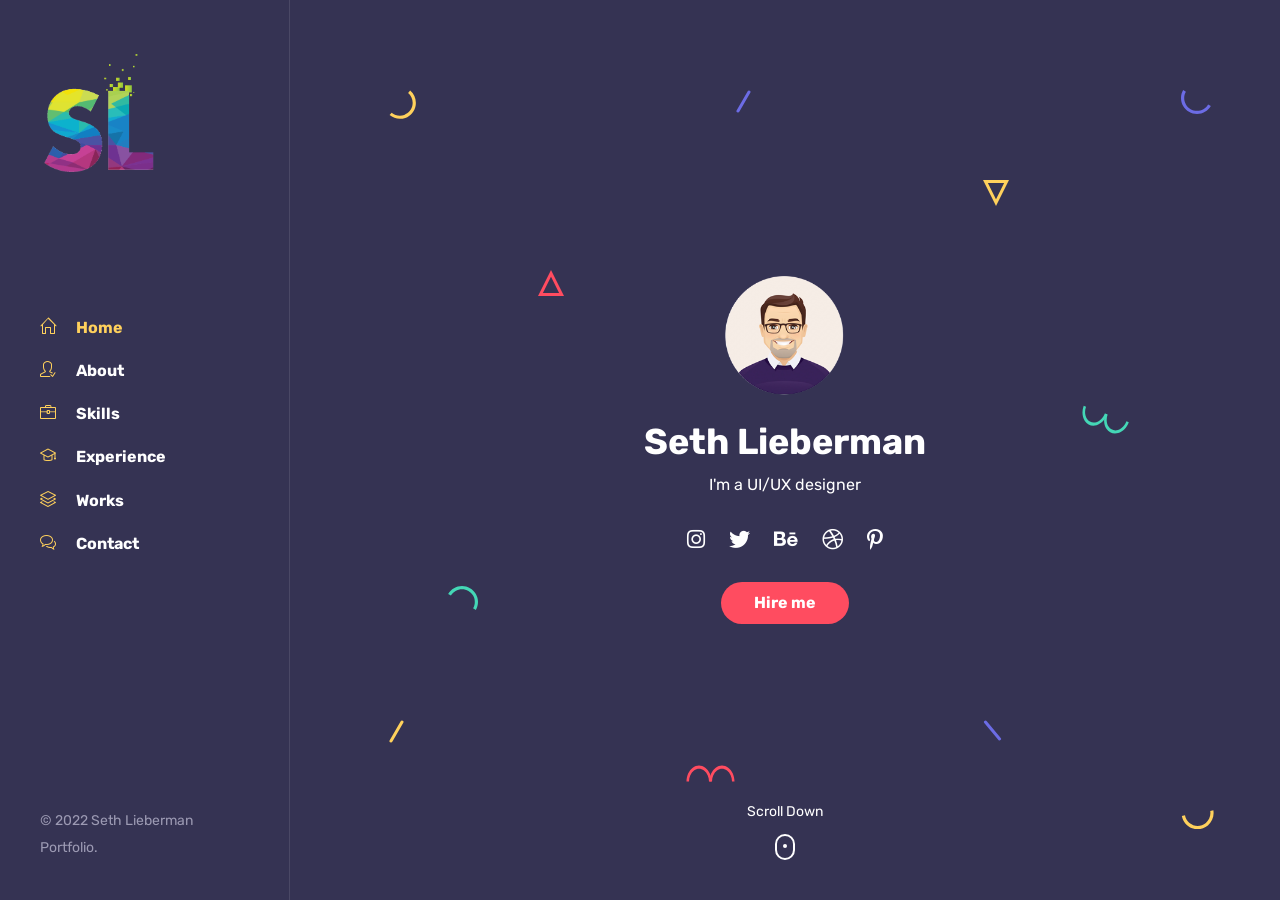
<file: docs/index.html>
<!DOCTYPE html><html lang="en"><head>
    <meta charset="utf-8">
    <title>Seth Lieberman Portfolio - Resume Angular</title>
    <base href="./">
    <meta name="viewport" content="width=device-width, initial-scale=1">
    <link rel="icon" type="image/ico" href="favicon.ico">
  <style>@import"https://fonts.googleapis.com/css?family=Rubik:300,300i,400,400i,500,500i,700,700i,900,900i&display=swap&subset=cyrillic";@charset "UTF-8";:root{--blue:#007bff;--indigo:#6610f2;--purple:#6f42c1;--pink:#e83e8c;--red:#dc3545;--orange:#fd7e14;--yellow:#ffc107;--green:#28a745;--teal:#20c997;--cyan:#17a2b8;--white:#fff;--gray:#6c757d;--gray-dark:#343a40;--primary:#007bff;--secondary:#6c757d;--success:#28a745;--info:#17a2b8;--warning:#ffc107;--danger:#dc3545;--light:#f8f9fa;--dark:#343a40;--breakpoint-xs:0;--breakpoint-sm:576px;--breakpoint-md:768px;--breakpoint-lg:992px;--breakpoint-xl:1200px;--font-family-sans-serif:-apple-system, BlinkMacSystemFont, "Segoe UI", Roboto, "Helvetica Neue", Arial, "Noto Sans", "Liberation Sans", sans-serif, "Apple Color Emoji", "Segoe UI Emoji", "Segoe UI Symbol", "Noto Color Emoji";--font-family-monospace:SFMono-Regular, Menlo, Monaco, Consolas, "Liberation Mono", "Courier New", monospace}*,*:before,*:after{box-sizing:border-box}html{font-family:sans-serif;line-height:1.15;-webkit-text-size-adjust:100%;-webkit-tap-highlight-color:rgba(0,0,0,0)}body{margin:0;font-family:-apple-system,BlinkMacSystemFont,Segoe UI,Roboto,Helvetica Neue,Arial,Noto Sans,Liberation Sans,sans-serif,"Apple Color Emoji","Segoe UI Emoji",Segoe UI Symbol,"Noto Color Emoji";font-size:1rem;font-weight:400;line-height:1.5;color:#212529;text-align:left;background-color:#fff}@media print{*,*:before,*:after{text-shadow:none!important;box-shadow:none!important}@page{size:a3}body{min-width:992px!important}}*{margin:0;padding:0}html{margin:0!important;overflow:auto!important}body{color:#5e5c7f;background-color:#f9f9ff;font-family:Rubik,sans-serif;font-size:16px;line-height:1.7;overflow-x:hidden;-webkit-font-smoothing:antialiased;-moz-osx-font-smoothing:grayscale}@media only screen and (-webkit-min-device-pixel-ratio: 1.5),only screen and (-o-min-device-pixel-ratio: 3/2),only screen and (min--moz-device-pixel-ratio: 1.5),only screen and (min-device-pixel-ratio: 1.5){html,body{width:100%;overflow-x:hidden}}</style><link rel="stylesheet" href="styles.95e0f342adfc09f6.css" media="print" onload="this.media='all'"><noscript><link rel="stylesheet" href="styles.95e0f342adfc09f6.css"></noscript></head>
  <body>
    <app-root></app-root>
  <script src="runtime.ba74b0726ee2ed15.js" type="module"></script><script src="polyfills.fe3e15be5e3a9972.js" type="module"></script><script src="main.76e13894700a8027.js" type="module"></script>

</body></html>
</file>
<file: docs/styles.95e0f342adfc09f6.css>
@import"https://fonts.googleapis.com/css?family=Rubik:300,300i,400,400i,500,500i,700,700i,900,900i&display=swap&subset=cyrillic";@charset "UTF-8";/*!
 * Bootstrap v4.6.0 (https://getbootstrap.com/)
 * Copyright 2011-2021 The Bootstrap Authors
 * Copyright 2011-2021 Twitter, Inc.
 * Licensed under MIT (https://github.com/twbs/bootstrap/blob/main/LICENSE)
 */html.lb-disable-scrolling{overflow:hidden}.lightboxOverlay{position:absolute;top:0;left:0;z-index:9999;background-color:#000;filter:progid:DXImageTransform.Microsoft.Alpha(Opacity=80);opacity:.8}.lightbox{position:absolute;left:0;width:100%;z-index:10000;text-align:center;line-height:0;font-weight:400;box-sizing:content-box;outline:none}.lightbox .lb-image{height:auto;max-width:inherit;max-height:none;border-radius:3px}.lightbox a img{border:none}.lb-outerContainer{position:relative;*zoom: 1;width:250px;height:250px;margin:0 auto;border-radius:4px;background-color:#fff}.lb-outerContainer:after{content:"";display:table;clear:both}.lb-loader{position:absolute;top:43%;left:0;height:25%;width:100%;text-align:center;line-height:0}.lb-cancel{display:block;width:32px;height:32px;margin:0 auto;background:url([data-uri]) no-repeat}.lb-nav{position:absolute;top:0;left:0;height:100%;width:100%;z-index:10}.lb-container>.nav{left:0}.lb-nav a{outline:none;background-image:url([data-uri])}.lb-prev,.lb-next{height:100%;cursor:pointer;display:block}.lb-nav a.lb-prev{width:34%;left:0;float:left;background:url([data-uri]) left 48% no-repeat;filter:progid:DXImageTransform.Microsoft.Alpha(Opacity=0);opacity:0;transition:opacity .6s}.lb-nav a.lb-prev:hover{filter:progid:DXImageTransform.Microsoft.Alpha(Opacity=100);opacity:1}.lb-nav a.lb-next{width:64%;right:0;float:right;background:url([data-uri]) right 48% no-repeat;filter:progid:DXImageTransform.Microsoft.Alpha(Opacity=0);opacity:0;transition:opacity .6s}.lb-nav a.lb-next:hover{filter:progid:DXImageTransform.Microsoft.Alpha(Opacity=100);opacity:1}.lb-dataContainer{margin:0 auto;padding-top:10px;*zoom: 1;width:100%;border-bottom-left-radius:4px;border-bottom-right-radius:4px}.lb-dataContainer:after{content:"";display:table;clear:both}.lb-data{padding:0 4px;color:#ccc}.lb-data .lb-details{max-width:80%;float:left;text-align:left;line-height:1.1em}.lb-data .lb-caption{font-size:13px;font-weight:700;line-height:1em}.lb-data .lb-caption a{color:#4ae}.lb-data .lb-number{display:block;clear:left;padding-bottom:1em;font-size:12px;color:#999}.lb-data .lb-controlContainer{float:right}.lb-data .lb-turnContainer{float:left;margin-right:5px}.lb-data .lb-zoomContainer,.lb-data .lb-downloadContainer{float:right;margin-right:5px}.lb-data .lb-closeContainer{float:right}.lb-data .lb-close{display:block;float:right;width:30px;height:30px;background:url([data-uri]) top right no-repeat;text-align:right;outline:none;filter:progid:DXImageTransform.Microsoft.Alpha(Opacity=70);opacity:.7;transition:opacity .2s}.lb-data .lb-turnLeft{display:block;float:left;width:30px;height:30px;background:url([data-uri]) top right no-repeat;text-align:right;outline:none;filter:progid:DXImageTransform.Microsoft.Alpha(Opacity=70);opacity:.7;transition:opacity .2s}.lb-data .lb-turnRight{display:block;float:right;width:30px;height:30px;background:url([data-uri]) top right no-repeat;text-align:right;outline:none;filter:progid:DXImageTransform.Microsoft.Alpha(Opacity=70);opacity:.7;transition:opacity .2s}.lb-data .lb-zoomOut{display:block;float:left;width:30px;height:30px;background:url([data-uri]) top right no-repeat;text-align:right;outline:none;filter:progid:DXImageTransform.Microsoft.Alpha(Opacity=70);opacity:.7;transition:opacity .2s}.lb-data .lb-zoomIn{display:block;float:right;width:30px;height:30px;background:url([data-uri]) top right no-repeat;text-align:right;outline:none;filter:progid:DXImageTransform.Microsoft.Alpha(Opacity=70);opacity:.7;transition:opacity .2s}.lb-data .lb-download{display:block;float:right;width:30px;height:30px;background:url([data-uri]) right no-repeat;text-align:right;outline:none;filter:progid:DXImageTransform.Microsoft.Alpha(Opacity=70);opacity:.7;transition:opacity .2s}.lb-data .lb-close:hover{cursor:pointer;filter:progid:DXImageTransform.Microsoft.Alpha(Opacity=100);opacity:1}@keyframes fadeIn{0%{opacity:0}to{opacity:1}}@keyframes fadeOut{0%{opacity:1}to{opacity:0}}@keyframes fadeInOverlay{0%{opacity:0}to{opacity:.8}}@keyframes fadeOutOverlay{0%{opacity:.8}to{opacity:0}}.fadeIn{animation-name:fadeIn}.fadeInOverlay{animation-name:fadeInOverlay}.fadeOut{animation-name:fadeOut}.fadeOutOverlay{animation-name:fadeOutOverlay}.animation{animation-fill-mode:both}.transition{-webkit-transition-property:all;-webkit-transition-timing-function:ease;transition-property:all;transition-timing-function:ease}.lb-image{transition-duration:.5s;transition-property:transform}/*!
 * Font Awesome Free 5.5.0 by @fontawesome - https://fontawesome.com
 * License - https://fontawesome.com/license/free (Icons: CC BY 4.0, Fonts: SIL OFL 1.1, Code: MIT License)
 */.fa,.fab,.fal,.far,.fas{-moz-osx-font-smoothing:grayscale;-webkit-font-smoothing:antialiased;display:inline-block;font-style:normal;font-feature-settings:normal;font-variant:normal;text-rendering:auto;line-height:1}.fa-lg{font-size:1.33333em;line-height:.75em;vertical-align:-.0667em}.fa-xs{font-size:.75em}.fa-sm{font-size:.875em}.fa-1x{font-size:1em}.fa-2x{font-size:2em}.fa-3x{font-size:3em}.fa-4x{font-size:4em}.fa-5x{font-size:5em}.fa-6x{font-size:6em}.fa-7x{font-size:7em}.fa-8x{font-size:8em}.fa-9x{font-size:9em}.fa-10x{font-size:10em}.fa-fw{text-align:center;width:1.25em}.fa-ul{list-style-type:none;margin-left:2.5em;padding-left:0}.fa-ul>li{position:relative}.fa-li{left:-2em;position:absolute;text-align:center;width:2em;line-height:inherit}.fa-border{border:.08em solid #eee;border-radius:.1em;padding:.2em .25em .15em}.fa-pull-left{float:left}.fa-pull-right{float:right}.fa.fa-pull-left,.fab.fa-pull-left,.fal.fa-pull-left,.far.fa-pull-left,.fas.fa-pull-left{margin-right:.3em}.fa.fa-pull-right,.fab.fa-pull-right,.fal.fa-pull-right,.far.fa-pull-right,.fas.fa-pull-right{margin-left:.3em}.fa-spin{animation:fa-spin 2s infinite linear}.fa-pulse{animation:fa-spin 1s infinite steps(8)}@keyframes fa-spin{0%{transform:rotate(0)}to{transform:rotate(1turn)}}.fa-rotate-90{-ms-filter:"progid:DXImageTransform.Microsoft.BasicImage(rotation=1)";transform:rotate(90deg)}.fa-rotate-180{-ms-filter:"progid:DXImageTransform.Microsoft.BasicImage(rotation=2)";transform:rotate(180deg)}.fa-rotate-270{-ms-filter:"progid:DXImageTransform.Microsoft.BasicImage(rotation=3)";transform:rotate(270deg)}.fa-flip-horizontal{-ms-filter:"progid:DXImageTransform.Microsoft.BasicImage(rotation=0, mirror=1)";transform:scaleX(-1)}.fa-flip-vertical{transform:scaleY(-1)}.fa-flip-horizontal.fa-flip-vertical,.fa-flip-vertical{-ms-filter:"progid:DXImageTransform.Microsoft.BasicImage(rotation=2, mirror=1)"}.fa-flip-horizontal.fa-flip-vertical{transform:scale(-1)}:root .fa-flip-horizontal,:root .fa-flip-vertical,:root .fa-rotate-90,:root .fa-rotate-180,:root .fa-rotate-270{filter:none}.fa-stack{display:inline-block;height:2em;line-height:2em;position:relative;vertical-align:middle;width:2.5em}.fa-stack-1x,.fa-stack-2x{left:0;position:absolute;text-align:center;width:100%}.fa-stack-1x{line-height:inherit}.fa-stack-2x{font-size:2em}.fa-inverse{color:#fff}.fa-500px:before{content:"\f26e"}.fa-accessible-icon:before{content:"\f368"}.fa-accusoft:before{content:"\f369"}.fa-acquisitions-incorporated:before{content:"\f6af"}.fa-ad:before{content:"\f641"}.fa-address-book:before{content:"\f2b9"}.fa-address-card:before{content:"\f2bb"}.fa-adjust:before{content:"\f042"}.fa-adn:before{content:"\f170"}.fa-adversal:before{content:"\f36a"}.fa-affiliatetheme:before{content:"\f36b"}.fa-air-freshener:before{content:"\f5d0"}.fa-algolia:before{content:"\f36c"}.fa-align-center:before{content:"\f037"}.fa-align-justify:before{content:"\f039"}.fa-align-left:before{content:"\f036"}.fa-align-right:before{content:"\f038"}.fa-alipay:before{content:"\f642"}.fa-allergies:before{content:"\f461"}.fa-amazon:before{content:"\f270"}.fa-amazon-pay:before{content:"\f42c"}.fa-ambulance:before{content:"\f0f9"}.fa-american-sign-language-interpreting:before{content:"\f2a3"}.fa-amilia:before{content:"\f36d"}.fa-anchor:before{content:"\f13d"}.fa-android:before{content:"\f17b"}.fa-angellist:before{content:"\f209"}.fa-angle-double-down:before{content:"\f103"}.fa-angle-double-left:before{content:"\f100"}.fa-angle-double-right:before{content:"\f101"}.fa-angle-double-up:before{content:"\f102"}.fa-angle-down:before{content:"\f107"}.fa-angle-left:before{content:"\f104"}.fa-angle-right:before{content:"\f105"}.fa-angle-up:before{content:"\f106"}.fa-angry:before{content:"\f556"}.fa-angrycreative:before{content:"\f36e"}.fa-angular:before{content:"\f420"}.fa-ankh:before{content:"\f644"}.fa-app-store:before{content:"\f36f"}.fa-app-store-ios:before{content:"\f370"}.fa-apper:before{content:"\f371"}.fa-apple:before{content:"\f179"}.fa-apple-alt:before{content:"\f5d1"}.fa-apple-pay:before{content:"\f415"}.fa-archive:before{content:"\f187"}.fa-archway:before{content:"\f557"}.fa-arrow-alt-circle-down:before{content:"\f358"}.fa-arrow-alt-circle-left:before{content:"\f359"}.fa-arrow-alt-circle-right:before{content:"\f35a"}.fa-arrow-alt-circle-up:before{content:"\f35b"}.fa-arrow-circle-down:before{content:"\f0ab"}.fa-arrow-circle-left:before{content:"\f0a8"}.fa-arrow-circle-right:before{content:"\f0a9"}.fa-arrow-circle-up:before{content:"\f0aa"}.fa-arrow-down:before{content:"\f063"}.fa-arrow-left:before{content:"\f060"}.fa-arrow-right:before{content:"\f061"}.fa-arrow-up:before{content:"\f062"}.fa-arrows-alt:before{content:"\f0b2"}.fa-arrows-alt-h:before{content:"\f337"}.fa-arrows-alt-v:before{content:"\f338"}.fa-assistive-listening-systems:before{content:"\f2a2"}.fa-asterisk:before{content:"\f069"}.fa-asymmetrik:before{content:"\f372"}.fa-at:before{content:"\f1fa"}.fa-atlas:before{content:"\f558"}.fa-atom:before{content:"\f5d2"}.fa-audible:before{content:"\f373"}.fa-audio-description:before{content:"\f29e"}.fa-autoprefixer:before{content:"\f41c"}.fa-avianex:before{content:"\f374"}.fa-aviato:before{content:"\f421"}.fa-award:before{content:"\f559"}.fa-aws:before{content:"\f375"}.fa-backspace:before{content:"\f55a"}.fa-backward:before{content:"\f04a"}.fa-balance-scale:before{content:"\f24e"}.fa-ban:before{content:"\f05e"}.fa-band-aid:before{content:"\f462"}.fa-bandcamp:before{content:"\f2d5"}.fa-barcode:before{content:"\f02a"}.fa-bars:before{content:"\f0c9"}.fa-baseball-ball:before{content:"\f433"}.fa-basketball-ball:before{content:"\f434"}.fa-bath:before{content:"\f2cd"}.fa-battery-empty:before{content:"\f244"}.fa-battery-full:before{content:"\f240"}.fa-battery-half:before{content:"\f242"}.fa-battery-quarter:before{content:"\f243"}.fa-battery-three-quarters:before{content:"\f241"}.fa-bed:before{content:"\f236"}.fa-beer:before{content:"\f0fc"}.fa-behance:before{content:"\f1b4"}.fa-behance-square:before{content:"\f1b5"}.fa-bell:before{content:"\f0f3"}.fa-bell-slash:before{content:"\f1f6"}.fa-bezier-curve:before{content:"\f55b"}.fa-bible:before{content:"\f647"}.fa-bicycle:before{content:"\f206"}.fa-bimobject:before{content:"\f378"}.fa-binoculars:before{content:"\f1e5"}.fa-birthday-cake:before{content:"\f1fd"}.fa-bitbucket:before{content:"\f171"}.fa-bitcoin:before{content:"\f379"}.fa-bity:before{content:"\f37a"}.fa-black-tie:before{content:"\f27e"}.fa-blackberry:before{content:"\f37b"}.fa-blender:before{content:"\f517"}.fa-blender-phone:before{content:"\f6b6"}.fa-blind:before{content:"\f29d"}.fa-blogger:before{content:"\f37c"}.fa-blogger-b:before{content:"\f37d"}.fa-bluetooth:before{content:"\f293"}.fa-bluetooth-b:before{content:"\f294"}.fa-bold:before{content:"\f032"}.fa-bolt:before{content:"\f0e7"}.fa-bomb:before{content:"\f1e2"}.fa-bone:before{content:"\f5d7"}.fa-bong:before{content:"\f55c"}.fa-book:before{content:"\f02d"}.fa-book-dead:before{content:"\f6b7"}.fa-book-open:before{content:"\f518"}.fa-book-reader:before{content:"\f5da"}.fa-bookmark:before{content:"\f02e"}.fa-bowling-ball:before{content:"\f436"}.fa-box:before{content:"\f466"}.fa-box-open:before{content:"\f49e"}.fa-boxes:before{content:"\f468"}.fa-braille:before{content:"\f2a1"}.fa-brain:before{content:"\f5dc"}.fa-briefcase:before{content:"\f0b1"}.fa-briefcase-medical:before{content:"\f469"}.fa-broadcast-tower:before{content:"\f519"}.fa-broom:before{content:"\f51a"}.fa-brush:before{content:"\f55d"}.fa-btc:before{content:"\f15a"}.fa-bug:before{content:"\f188"}.fa-building:before{content:"\f1ad"}.fa-bullhorn:before{content:"\f0a1"}.fa-bullseye:before{content:"\f140"}.fa-burn:before{content:"\f46a"}.fa-buromobelexperte:before{content:"\f37f"}.fa-bus:before{content:"\f207"}.fa-bus-alt:before{content:"\f55e"}.fa-business-time:before{content:"\f64a"}.fa-buysellads:before{content:"\f20d"}.fa-calculator:before{content:"\f1ec"}.fa-calendar:before{content:"\f133"}.fa-calendar-alt:before{content:"\f073"}.fa-calendar-check:before{content:"\f274"}.fa-calendar-minus:before{content:"\f272"}.fa-calendar-plus:before{content:"\f271"}.fa-calendar-times:before{content:"\f273"}.fa-camera:before{content:"\f030"}.fa-camera-retro:before{content:"\f083"}.fa-campground:before{content:"\f6bb"}.fa-cannabis:before{content:"\f55f"}.fa-capsules:before{content:"\f46b"}.fa-car:before{content:"\f1b9"}.fa-car-alt:before{content:"\f5de"}.fa-car-battery:before{content:"\f5df"}.fa-car-crash:before{content:"\f5e1"}.fa-car-side:before{content:"\f5e4"}.fa-caret-down:before{content:"\f0d7"}.fa-caret-left:before{content:"\f0d9"}.fa-caret-right:before{content:"\f0da"}.fa-caret-square-down:before{content:"\f150"}.fa-caret-square-left:before{content:"\f191"}.fa-caret-square-right:before{content:"\f152"}.fa-caret-square-up:before{content:"\f151"}.fa-caret-up:before{content:"\f0d8"}.fa-cart-arrow-down:before{content:"\f218"}.fa-cart-plus:before{content:"\f217"}.fa-cat:before{content:"\f6be"}.fa-cc-amazon-pay:before{content:"\f42d"}.fa-cc-amex:before{content:"\f1f3"}.fa-cc-apple-pay:before{content:"\f416"}.fa-cc-diners-club:before{content:"\f24c"}.fa-cc-discover:before{content:"\f1f2"}.fa-cc-jcb:before{content:"\f24b"}.fa-cc-mastercard:before{content:"\f1f1"}.fa-cc-paypal:before{content:"\f1f4"}.fa-cc-stripe:before{content:"\f1f5"}.fa-cc-visa:before{content:"\f1f0"}.fa-centercode:before{content:"\f380"}.fa-certificate:before{content:"\f0a3"}.fa-chair:before{content:"\f6c0"}.fa-chalkboard:before{content:"\f51b"}.fa-chalkboard-teacher:before{content:"\f51c"}.fa-charging-station:before{content:"\f5e7"}.fa-chart-area:before{content:"\f1fe"}.fa-chart-bar:before{content:"\f080"}.fa-chart-line:before{content:"\f201"}.fa-chart-pie:before{content:"\f200"}.fa-check:before{content:"\f00c"}.fa-check-circle:before{content:"\f058"}.fa-check-double:before{content:"\f560"}.fa-check-square:before{content:"\f14a"}.fa-chess:before{content:"\f439"}.fa-chess-bishop:before{content:"\f43a"}.fa-chess-board:before{content:"\f43c"}.fa-chess-king:before{content:"\f43f"}.fa-chess-knight:before{content:"\f441"}.fa-chess-pawn:before{content:"\f443"}.fa-chess-queen:before{content:"\f445"}.fa-chess-rook:before{content:"\f447"}.fa-chevron-circle-down:before{content:"\f13a"}.fa-chevron-circle-left:before{content:"\f137"}.fa-chevron-circle-right:before{content:"\f138"}.fa-chevron-circle-up:before{content:"\f139"}.fa-chevron-down:before{content:"\f078"}.fa-chevron-left:before{content:"\f053"}.fa-chevron-right:before{content:"\f054"}.fa-chevron-up:before{content:"\f077"}.fa-child:before{content:"\f1ae"}.fa-chrome:before{content:"\f268"}.fa-church:before{content:"\f51d"}.fa-circle:before{content:"\f111"}.fa-circle-notch:before{content:"\f1ce"}.fa-city:before{content:"\f64f"}.fa-clipboard:before{content:"\f328"}.fa-clipboard-check:before{content:"\f46c"}.fa-clipboard-list:before{content:"\f46d"}.fa-clock:before{content:"\f017"}.fa-clone:before{content:"\f24d"}.fa-closed-captioning:before{content:"\f20a"}.fa-cloud:before{content:"\f0c2"}.fa-cloud-download-alt:before{content:"\f381"}.fa-cloud-meatball:before{content:"\f73b"}.fa-cloud-moon:before{content:"\f6c3"}.fa-cloud-moon-rain:before{content:"\f73c"}.fa-cloud-rain:before{content:"\f73d"}.fa-cloud-showers-heavy:before{content:"\f740"}.fa-cloud-sun:before{content:"\f6c4"}.fa-cloud-sun-rain:before{content:"\f743"}.fa-cloud-upload-alt:before{content:"\f382"}.fa-cloudscale:before{content:"\f383"}.fa-cloudsmith:before{content:"\f384"}.fa-cloudversify:before{content:"\f385"}.fa-cocktail:before{content:"\f561"}.fa-code:before{content:"\f121"}.fa-code-branch:before{content:"\f126"}.fa-codepen:before{content:"\f1cb"}.fa-codiepie:before{content:"\f284"}.fa-coffee:before{content:"\f0f4"}.fa-cog:before{content:"\f013"}.fa-cogs:before{content:"\f085"}.fa-coins:before{content:"\f51e"}.fa-columns:before{content:"\f0db"}.fa-comment:before{content:"\f075"}.fa-comment-alt:before{content:"\f27a"}.fa-comment-dollar:before{content:"\f651"}.fa-comment-dots:before{content:"\f4ad"}.fa-comment-slash:before{content:"\f4b3"}.fa-comments:before{content:"\f086"}.fa-comments-dollar:before{content:"\f653"}.fa-compact-disc:before{content:"\f51f"}.fa-compass:before{content:"\f14e"}.fa-compress:before{content:"\f066"}.fa-concierge-bell:before{content:"\f562"}.fa-connectdevelop:before{content:"\f20e"}.fa-contao:before{content:"\f26d"}.fa-cookie:before{content:"\f563"}.fa-cookie-bite:before{content:"\f564"}.fa-copy:before{content:"\f0c5"}.fa-copyright:before{content:"\f1f9"}.fa-couch:before{content:"\f4b8"}.fa-cpanel:before{content:"\f388"}.fa-creative-commons:before{content:"\f25e"}.fa-creative-commons-by:before{content:"\f4e7"}.fa-creative-commons-nc:before{content:"\f4e8"}.fa-creative-commons-nc-eu:before{content:"\f4e9"}.fa-creative-commons-nc-jp:before{content:"\f4ea"}.fa-creative-commons-nd:before{content:"\f4eb"}.fa-creative-commons-pd:before{content:"\f4ec"}.fa-creative-commons-pd-alt:before{content:"\f4ed"}.fa-creative-commons-remix:before{content:"\f4ee"}.fa-creative-commons-sa:before{content:"\f4ef"}.fa-creative-commons-sampling:before{content:"\f4f0"}.fa-creative-commons-sampling-plus:before{content:"\f4f1"}.fa-creative-commons-share:before{content:"\f4f2"}.fa-creative-commons-zero:before{content:"\f4f3"}.fa-credit-card:before{content:"\f09d"}.fa-critical-role:before{content:"\f6c9"}.fa-crop:before{content:"\f125"}.fa-crop-alt:before{content:"\f565"}.fa-cross:before{content:"\f654"}.fa-crosshairs:before{content:"\f05b"}.fa-crow:before{content:"\f520"}.fa-crown:before{content:"\f521"}.fa-css3:before{content:"\f13c"}.fa-css3-alt:before{content:"\f38b"}.fa-cube:before{content:"\f1b2"}.fa-cubes:before{content:"\f1b3"}.fa-cut:before{content:"\f0c4"}.fa-cuttlefish:before{content:"\f38c"}.fa-d-and-d:before{content:"\f38d"}.fa-d-and-d-beyond:before{content:"\f6ca"}.fa-dashcube:before{content:"\f210"}.fa-database:before{content:"\f1c0"}.fa-deaf:before{content:"\f2a4"}.fa-delicious:before{content:"\f1a5"}.fa-democrat:before{content:"\f747"}.fa-deploydog:before{content:"\f38e"}.fa-deskpro:before{content:"\f38f"}.fa-desktop:before{content:"\f108"}.fa-dev:before{content:"\f6cc"}.fa-deviantart:before{content:"\f1bd"}.fa-dharmachakra:before{content:"\f655"}.fa-diagnoses:before{content:"\f470"}.fa-dice:before{content:"\f522"}.fa-dice-d20:before{content:"\f6cf"}.fa-dice-d6:before{content:"\f6d1"}.fa-dice-five:before{content:"\f523"}.fa-dice-four:before{content:"\f524"}.fa-dice-one:before{content:"\f525"}.fa-dice-six:before{content:"\f526"}.fa-dice-three:before{content:"\f527"}.fa-dice-two:before{content:"\f528"}.fa-digg:before{content:"\f1a6"}.fa-digital-ocean:before{content:"\f391"}.fa-digital-tachograph:before{content:"\f566"}.fa-directions:before{content:"\f5eb"}.fa-discord:before{content:"\f392"}.fa-discourse:before{content:"\f393"}.fa-divide:before{content:"\f529"}.fa-dizzy:before{content:"\f567"}.fa-dna:before{content:"\f471"}.fa-dochub:before{content:"\f394"}.fa-docker:before{content:"\f395"}.fa-dog:before{content:"\f6d3"}.fa-dollar-sign:before{content:"\f155"}.fa-dolly:before{content:"\f472"}.fa-dolly-flatbed:before{content:"\f474"}.fa-donate:before{content:"\f4b9"}.fa-door-closed:before{content:"\f52a"}.fa-door-open:before{content:"\f52b"}.fa-dot-circle:before{content:"\f192"}.fa-dove:before{content:"\f4ba"}.fa-download:before{content:"\f019"}.fa-draft2digital:before{content:"\f396"}.fa-drafting-compass:before{content:"\f568"}.fa-dragon:before{content:"\f6d5"}.fa-draw-polygon:before{content:"\f5ee"}.fa-dribbble:before{content:"\f17d"}.fa-dribbble-square:before{content:"\f397"}.fa-dropbox:before{content:"\f16b"}.fa-drum:before{content:"\f569"}.fa-drum-steelpan:before{content:"\f56a"}.fa-drumstick-bite:before{content:"\f6d7"}.fa-drupal:before{content:"\f1a9"}.fa-dumbbell:before{content:"\f44b"}.fa-dungeon:before{content:"\f6d9"}.fa-dyalog:before{content:"\f399"}.fa-earlybirds:before{content:"\f39a"}.fa-ebay:before{content:"\f4f4"}.fa-edge:before{content:"\f282"}.fa-edit:before{content:"\f044"}.fa-eject:before{content:"\f052"}.fa-elementor:before{content:"\f430"}.fa-ellipsis-h:before{content:"\f141"}.fa-ellipsis-v:before{content:"\f142"}.fa-ello:before{content:"\f5f1"}.fa-ember:before{content:"\f423"}.fa-empire:before{content:"\f1d1"}.fa-envelope:before{content:"\f0e0"}.fa-envelope-open:before{content:"\f2b6"}.fa-envelope-open-text:before{content:"\f658"}.fa-envelope-square:before{content:"\f199"}.fa-envira:before{content:"\f299"}.fa-equals:before{content:"\f52c"}.fa-eraser:before{content:"\f12d"}.fa-erlang:before{content:"\f39d"}.fa-ethereum:before{content:"\f42e"}.fa-etsy:before{content:"\f2d7"}.fa-euro-sign:before{content:"\f153"}.fa-exchange-alt:before{content:"\f362"}.fa-exclamation:before{content:"\f12a"}.fa-exclamation-circle:before{content:"\f06a"}.fa-exclamation-triangle:before{content:"\f071"}.fa-expand:before{content:"\f065"}.fa-expand-arrows-alt:before{content:"\f31e"}.fa-expeditedssl:before{content:"\f23e"}.fa-external-link-alt:before{content:"\f35d"}.fa-external-link-square-alt:before{content:"\f360"}.fa-eye:before{content:"\f06e"}.fa-eye-dropper:before{content:"\f1fb"}.fa-eye-slash:before{content:"\f070"}.fa-facebook:before{content:"\f09a"}.fa-facebook-f:before{content:"\f39e"}.fa-facebook-messenger:before{content:"\f39f"}.fa-facebook-square:before{content:"\f082"}.fa-fantasy-flight-games:before{content:"\f6dc"}.fa-fast-backward:before{content:"\f049"}.fa-fast-forward:before{content:"\f050"}.fa-fax:before{content:"\f1ac"}.fa-feather:before{content:"\f52d"}.fa-feather-alt:before{content:"\f56b"}.fa-female:before{content:"\f182"}.fa-fighter-jet:before{content:"\f0fb"}.fa-file:before{content:"\f15b"}.fa-file-alt:before{content:"\f15c"}.fa-file-archive:before{content:"\f1c6"}.fa-file-audio:before{content:"\f1c7"}.fa-file-code:before{content:"\f1c9"}.fa-file-contract:before{content:"\f56c"}.fa-file-csv:before{content:"\f6dd"}.fa-file-download:before{content:"\f56d"}.fa-file-excel:before{content:"\f1c3"}.fa-file-export:before{content:"\f56e"}.fa-file-image:before{content:"\f1c5"}.fa-file-import:before{content:"\f56f"}.fa-file-invoice:before{content:"\f570"}.fa-file-invoice-dollar:before{content:"\f571"}.fa-file-medical:before{content:"\f477"}.fa-file-medical-alt:before{content:"\f478"}.fa-file-pdf:before{content:"\f1c1"}.fa-file-powerpoint:before{content:"\f1c4"}.fa-file-prescription:before{content:"\f572"}.fa-file-signature:before{content:"\f573"}.fa-file-upload:before{content:"\f574"}.fa-file-video:before{content:"\f1c8"}.fa-file-word:before{content:"\f1c2"}.fa-fill:before{content:"\f575"}.fa-fill-drip:before{content:"\f576"}.fa-film:before{content:"\f008"}.fa-filter:before{content:"\f0b0"}.fa-fingerprint:before{content:"\f577"}.fa-fire:before{content:"\f06d"}.fa-fire-extinguisher:before{content:"\f134"}.fa-firefox:before{content:"\f269"}.fa-first-aid:before{content:"\f479"}.fa-first-order:before{content:"\f2b0"}.fa-first-order-alt:before{content:"\f50a"}.fa-firstdraft:before{content:"\f3a1"}.fa-fish:before{content:"\f578"}.fa-fist-raised:before{content:"\f6de"}.fa-flag:before{content:"\f024"}.fa-flag-checkered:before{content:"\f11e"}.fa-flag-usa:before{content:"\f74d"}.fa-flask:before{content:"\f0c3"}.fa-flickr:before{content:"\f16e"}.fa-flipboard:before{content:"\f44d"}.fa-flushed:before{content:"\f579"}.fa-fly:before{content:"\f417"}.fa-folder:before{content:"\f07b"}.fa-folder-minus:before{content:"\f65d"}.fa-folder-open:before{content:"\f07c"}.fa-folder-plus:before{content:"\f65e"}.fa-font:before{content:"\f031"}.fa-font-awesome:before{content:"\f2b4"}.fa-font-awesome-alt:before{content:"\f35c"}.fa-font-awesome-flag:before{content:"\f425"}.fa-font-awesome-logo-full:before{content:"\f4e6"}.fa-fonticons:before{content:"\f280"}.fa-fonticons-fi:before{content:"\f3a2"}.fa-football-ball:before{content:"\f44e"}.fa-fort-awesome:before{content:"\f286"}.fa-fort-awesome-alt:before{content:"\f3a3"}.fa-forumbee:before{content:"\f211"}.fa-forward:before{content:"\f04e"}.fa-foursquare:before{content:"\f180"}.fa-free-code-camp:before{content:"\f2c5"}.fa-freebsd:before{content:"\f3a4"}.fa-frog:before{content:"\f52e"}.fa-frown:before{content:"\f119"}.fa-frown-open:before{content:"\f57a"}.fa-fulcrum:before{content:"\f50b"}.fa-funnel-dollar:before{content:"\f662"}.fa-futbol:before{content:"\f1e3"}.fa-galactic-republic:before{content:"\f50c"}.fa-galactic-senate:before{content:"\f50d"}.fa-gamepad:before{content:"\f11b"}.fa-gas-pump:before{content:"\f52f"}.fa-gavel:before{content:"\f0e3"}.fa-gem:before{content:"\f3a5"}.fa-genderless:before{content:"\f22d"}.fa-get-pocket:before{content:"\f265"}.fa-gg:before{content:"\f260"}.fa-gg-circle:before{content:"\f261"}.fa-ghost:before{content:"\f6e2"}.fa-gift:before{content:"\f06b"}.fa-git:before{content:"\f1d3"}.fa-git-square:before{content:"\f1d2"}.fa-github:before{content:"\f09b"}.fa-github-alt:before{content:"\f113"}.fa-github-square:before{content:"\f092"}.fa-gitkraken:before{content:"\f3a6"}.fa-gitlab:before{content:"\f296"}.fa-gitter:before{content:"\f426"}.fa-glass-martini:before{content:"\f000"}.fa-glass-martini-alt:before{content:"\f57b"}.fa-glasses:before{content:"\f530"}.fa-glide:before{content:"\f2a5"}.fa-glide-g:before{content:"\f2a6"}.fa-globe:before{content:"\f0ac"}.fa-globe-africa:before{content:"\f57c"}.fa-globe-americas:before{content:"\f57d"}.fa-globe-asia:before{content:"\f57e"}.fa-gofore:before{content:"\f3a7"}.fa-golf-ball:before{content:"\f450"}.fa-goodreads:before{content:"\f3a8"}.fa-goodreads-g:before{content:"\f3a9"}.fa-google:before{content:"\f1a0"}.fa-google-drive:before{content:"\f3aa"}.fa-google-play:before{content:"\f3ab"}.fa-google-plus:before{content:"\f2b3"}.fa-google-plus-g:before{content:"\f0d5"}.fa-google-plus-square:before{content:"\f0d4"}.fa-google-wallet:before{content:"\f1ee"}.fa-gopuram:before{content:"\f664"}.fa-graduation-cap:before{content:"\f19d"}.fa-gratipay:before{content:"\f184"}.fa-grav:before{content:"\f2d6"}.fa-greater-than:before{content:"\f531"}.fa-greater-than-equal:before{content:"\f532"}.fa-grimace:before{content:"\f57f"}.fa-grin:before{content:"\f580"}.fa-grin-alt:before{content:"\f581"}.fa-grin-beam:before{content:"\f582"}.fa-grin-beam-sweat:before{content:"\f583"}.fa-grin-hearts:before{content:"\f584"}.fa-grin-squint:before{content:"\f585"}.fa-grin-squint-tears:before{content:"\f586"}.fa-grin-stars:before{content:"\f587"}.fa-grin-tears:before{content:"\f588"}.fa-grin-tongue:before{content:"\f589"}.fa-grin-tongue-squint:before{content:"\f58a"}.fa-grin-tongue-wink:before{content:"\f58b"}.fa-grin-wink:before{content:"\f58c"}.fa-grip-horizontal:before{content:"\f58d"}.fa-grip-vertical:before{content:"\f58e"}.fa-gripfire:before{content:"\f3ac"}.fa-grunt:before{content:"\f3ad"}.fa-gulp:before{content:"\f3ae"}.fa-h-square:before{content:"\f0fd"}.fa-hacker-news:before{content:"\f1d4"}.fa-hacker-news-square:before{content:"\f3af"}.fa-hackerrank:before{content:"\f5f7"}.fa-hammer:before{content:"\f6e3"}.fa-hamsa:before{content:"\f665"}.fa-hand-holding:before{content:"\f4bd"}.fa-hand-holding-heart:before{content:"\f4be"}.fa-hand-holding-usd:before{content:"\f4c0"}.fa-hand-lizard:before{content:"\f258"}.fa-hand-paper:before{content:"\f256"}.fa-hand-peace:before{content:"\f25b"}.fa-hand-point-down:before{content:"\f0a7"}.fa-hand-point-left:before{content:"\f0a5"}.fa-hand-point-right:before{content:"\f0a4"}.fa-hand-point-up:before{content:"\f0a6"}.fa-hand-pointer:before{content:"\f25a"}.fa-hand-rock:before{content:"\f255"}.fa-hand-scissors:before{content:"\f257"}.fa-hand-spock:before{content:"\f259"}.fa-hands:before{content:"\f4c2"}.fa-hands-helping:before{content:"\f4c4"}.fa-handshake:before{content:"\f2b5"}.fa-hanukiah:before{content:"\f6e6"}.fa-hashtag:before{content:"\f292"}.fa-hat-wizard:before{content:"\f6e8"}.fa-haykal:before{content:"\f666"}.fa-hdd:before{content:"\f0a0"}.fa-heading:before{content:"\f1dc"}.fa-headphones:before{content:"\f025"}.fa-headphones-alt:before{content:"\f58f"}.fa-headset:before{content:"\f590"}.fa-heart:before{content:"\f004"}.fa-heartbeat:before{content:"\f21e"}.fa-helicopter:before{content:"\f533"}.fa-highlighter:before{content:"\f591"}.fa-hiking:before{content:"\f6ec"}.fa-hippo:before{content:"\f6ed"}.fa-hips:before{content:"\f452"}.fa-hire-a-helper:before{content:"\f3b0"}.fa-history:before{content:"\f1da"}.fa-hockey-puck:before{content:"\f453"}.fa-home:before{content:"\f015"}.fa-hooli:before{content:"\f427"}.fa-hornbill:before{content:"\f592"}.fa-horse:before{content:"\f6f0"}.fa-hospital:before{content:"\f0f8"}.fa-hospital-alt:before{content:"\f47d"}.fa-hospital-symbol:before{content:"\f47e"}.fa-hot-tub:before{content:"\f593"}.fa-hotel:before{content:"\f594"}.fa-hotjar:before{content:"\f3b1"}.fa-hourglass:before{content:"\f254"}.fa-hourglass-end:before{content:"\f253"}.fa-hourglass-half:before{content:"\f252"}.fa-hourglass-start:before{content:"\f251"}.fa-house-damage:before{content:"\f6f1"}.fa-houzz:before{content:"\f27c"}.fa-hryvnia:before{content:"\f6f2"}.fa-html5:before{content:"\f13b"}.fa-hubspot:before{content:"\f3b2"}.fa-i-cursor:before{content:"\f246"}.fa-id-badge:before{content:"\f2c1"}.fa-id-card:before{content:"\f2c2"}.fa-id-card-alt:before{content:"\f47f"}.fa-image:before{content:"\f03e"}.fa-images:before{content:"\f302"}.fa-imdb:before{content:"\f2d8"}.fa-inbox:before{content:"\f01c"}.fa-indent:before{content:"\f03c"}.fa-industry:before{content:"\f275"}.fa-infinity:before{content:"\f534"}.fa-info:before{content:"\f129"}.fa-info-circle:before{content:"\f05a"}.fa-instagram:before{content:"\f16d"}.fa-internet-explorer:before{content:"\f26b"}.fa-ioxhost:before{content:"\f208"}.fa-italic:before{content:"\f033"}.fa-itunes:before{content:"\f3b4"}.fa-itunes-note:before{content:"\f3b5"}.fa-java:before{content:"\f4e4"}.fa-jedi:before{content:"\f669"}.fa-jedi-order:before{content:"\f50e"}.fa-jenkins:before{content:"\f3b6"}.fa-joget:before{content:"\f3b7"}.fa-joint:before{content:"\f595"}.fa-joomla:before{content:"\f1aa"}.fa-journal-whills:before{content:"\f66a"}.fa-js:before{content:"\f3b8"}.fa-js-square:before{content:"\f3b9"}.fa-jsfiddle:before{content:"\f1cc"}.fa-kaaba:before{content:"\f66b"}.fa-kaggle:before{content:"\f5fa"}.fa-key:before{content:"\f084"}.fa-keybase:before{content:"\f4f5"}.fa-keyboard:before{content:"\f11c"}.fa-keycdn:before{content:"\f3ba"}.fa-khanda:before{content:"\f66d"}.fa-kickstarter:before{content:"\f3bb"}.fa-kickstarter-k:before{content:"\f3bc"}.fa-kiss:before{content:"\f596"}.fa-kiss-beam:before{content:"\f597"}.fa-kiss-wink-heart:before{content:"\f598"}.fa-kiwi-bird:before{content:"\f535"}.fa-korvue:before{content:"\f42f"}.fa-landmark:before{content:"\f66f"}.fa-language:before{content:"\f1ab"}.fa-laptop:before{content:"\f109"}.fa-laptop-code:before{content:"\f5fc"}.fa-laravel:before{content:"\f3bd"}.fa-lastfm:before{content:"\f202"}.fa-lastfm-square:before{content:"\f203"}.fa-laugh:before{content:"\f599"}.fa-laugh-beam:before{content:"\f59a"}.fa-laugh-squint:before{content:"\f59b"}.fa-laugh-wink:before{content:"\f59c"}.fa-layer-group:before{content:"\f5fd"}.fa-leaf:before{content:"\f06c"}.fa-leanpub:before{content:"\f212"}.fa-lemon:before{content:"\f094"}.fa-less:before{content:"\f41d"}.fa-less-than:before{content:"\f536"}.fa-less-than-equal:before{content:"\f537"}.fa-level-down-alt:before{content:"\f3be"}.fa-level-up-alt:before{content:"\f3bf"}.fa-life-ring:before{content:"\f1cd"}.fa-lightbulb:before{content:"\f0eb"}.fa-line:before{content:"\f3c0"}.fa-link:before{content:"\f0c1"}.fa-linkedin:before{content:"\f08c"}.fa-linkedin-in:before{content:"\f0e1"}.fa-linode:before{content:"\f2b8"}.fa-linux:before{content:"\f17c"}.fa-lira-sign:before{content:"\f195"}.fa-list:before{content:"\f03a"}.fa-list-alt:before{content:"\f022"}.fa-list-ol:before{content:"\f0cb"}.fa-list-ul:before{content:"\f0ca"}.fa-location-arrow:before{content:"\f124"}.fa-lock:before{content:"\f023"}.fa-lock-open:before{content:"\f3c1"}.fa-long-arrow-alt-down:before{content:"\f309"}.fa-long-arrow-alt-left:before{content:"\f30a"}.fa-long-arrow-alt-right:before{content:"\f30b"}.fa-long-arrow-alt-up:before{content:"\f30c"}.fa-low-vision:before{content:"\f2a8"}.fa-luggage-cart:before{content:"\f59d"}.fa-lyft:before{content:"\f3c3"}.fa-magento:before{content:"\f3c4"}.fa-magic:before{content:"\f0d0"}.fa-magnet:before{content:"\f076"}.fa-mail-bulk:before{content:"\f674"}.fa-mailchimp:before{content:"\f59e"}.fa-male:before{content:"\f183"}.fa-mandalorian:before{content:"\f50f"}.fa-map:before{content:"\f279"}.fa-map-marked:before{content:"\f59f"}.fa-map-marked-alt:before{content:"\f5a0"}.fa-map-marker:before{content:"\f041"}.fa-map-marker-alt:before{content:"\f3c5"}.fa-map-pin:before{content:"\f276"}.fa-map-signs:before{content:"\f277"}.fa-markdown:before{content:"\f60f"}.fa-marker:before{content:"\f5a1"}.fa-mars:before{content:"\f222"}.fa-mars-double:before{content:"\f227"}.fa-mars-stroke:before{content:"\f229"}.fa-mars-stroke-h:before{content:"\f22b"}.fa-mars-stroke-v:before{content:"\f22a"}.fa-mask:before{content:"\f6fa"}.fa-mastodon:before{content:"\f4f6"}.fa-maxcdn:before{content:"\f136"}.fa-medal:before{content:"\f5a2"}.fa-medapps:before{content:"\f3c6"}.fa-medium:before{content:"\f23a"}.fa-medium-m:before{content:"\f3c7"}.fa-medkit:before{content:"\f0fa"}.fa-medrt:before{content:"\f3c8"}.fa-meetup:before{content:"\f2e0"}.fa-megaport:before{content:"\f5a3"}.fa-meh:before{content:"\f11a"}.fa-meh-blank:before{content:"\f5a4"}.fa-meh-rolling-eyes:before{content:"\f5a5"}.fa-memory:before{content:"\f538"}.fa-menorah:before{content:"\f676"}.fa-mercury:before{content:"\f223"}.fa-meteor:before{content:"\f753"}.fa-microchip:before{content:"\f2db"}.fa-microphone:before{content:"\f130"}.fa-microphone-alt:before{content:"\f3c9"}.fa-microphone-alt-slash:before{content:"\f539"}.fa-microphone-slash:before{content:"\f131"}.fa-microscope:before{content:"\f610"}.fa-microsoft:before{content:"\f3ca"}.fa-minus:before{content:"\f068"}.fa-minus-circle:before{content:"\f056"}.fa-minus-square:before{content:"\f146"}.fa-mix:before{content:"\f3cb"}.fa-mixcloud:before{content:"\f289"}.fa-mizuni:before{content:"\f3cc"}.fa-mobile:before{content:"\f10b"}.fa-mobile-alt:before{content:"\f3cd"}.fa-modx:before{content:"\f285"}.fa-monero:before{content:"\f3d0"}.fa-money-bill:before{content:"\f0d6"}.fa-money-bill-alt:before{content:"\f3d1"}.fa-money-bill-wave:before{content:"\f53a"}.fa-money-bill-wave-alt:before{content:"\f53b"}.fa-money-check:before{content:"\f53c"}.fa-money-check-alt:before{content:"\f53d"}.fa-monument:before{content:"\f5a6"}.fa-moon:before{content:"\f186"}.fa-mortar-pestle:before{content:"\f5a7"}.fa-mosque:before{content:"\f678"}.fa-motorcycle:before{content:"\f21c"}.fa-mountain:before{content:"\f6fc"}.fa-mouse-pointer:before{content:"\f245"}.fa-music:before{content:"\f001"}.fa-napster:before{content:"\f3d2"}.fa-neos:before{content:"\f612"}.fa-network-wired:before{content:"\f6ff"}.fa-neuter:before{content:"\f22c"}.fa-newspaper:before{content:"\f1ea"}.fa-nimblr:before{content:"\f5a8"}.fa-nintendo-switch:before{content:"\f418"}.fa-node:before{content:"\f419"}.fa-node-js:before{content:"\f3d3"}.fa-not-equal:before{content:"\f53e"}.fa-notes-medical:before{content:"\f481"}.fa-npm:before{content:"\f3d4"}.fa-ns8:before{content:"\f3d5"}.fa-nutritionix:before{content:"\f3d6"}.fa-object-group:before{content:"\f247"}.fa-object-ungroup:before{content:"\f248"}.fa-odnoklassniki:before{content:"\f263"}.fa-odnoklassniki-square:before{content:"\f264"}.fa-oil-can:before{content:"\f613"}.fa-old-republic:before{content:"\f510"}.fa-om:before{content:"\f679"}.fa-opencart:before{content:"\f23d"}.fa-openid:before{content:"\f19b"}.fa-opera:before{content:"\f26a"}.fa-optin-monster:before{content:"\f23c"}.fa-osi:before{content:"\f41a"}.fa-otter:before{content:"\f700"}.fa-outdent:before{content:"\f03b"}.fa-page4:before{content:"\f3d7"}.fa-pagelines:before{content:"\f18c"}.fa-paint-brush:before{content:"\f1fc"}.fa-paint-roller:before{content:"\f5aa"}.fa-palette:before{content:"\f53f"}.fa-palfed:before{content:"\f3d8"}.fa-pallet:before{content:"\f482"}.fa-paper-plane:before{content:"\f1d8"}.fa-paperclip:before{content:"\f0c6"}.fa-parachute-box:before{content:"\f4cd"}.fa-paragraph:before{content:"\f1dd"}.fa-parking:before{content:"\f540"}.fa-passport:before{content:"\f5ab"}.fa-pastafarianism:before{content:"\f67b"}.fa-paste:before{content:"\f0ea"}.fa-patreon:before{content:"\f3d9"}.fa-pause:before{content:"\f04c"}.fa-pause-circle:before{content:"\f28b"}.fa-paw:before{content:"\f1b0"}.fa-paypal:before{content:"\f1ed"}.fa-peace:before{content:"\f67c"}.fa-pen:before{content:"\f304"}.fa-pen-alt:before{content:"\f305"}.fa-pen-fancy:before{content:"\f5ac"}.fa-pen-nib:before{content:"\f5ad"}.fa-pen-square:before{content:"\f14b"}.fa-pencil-alt:before{content:"\f303"}.fa-pencil-ruler:before{content:"\f5ae"}.fa-penny-arcade:before{content:"\f704"}.fa-people-carry:before{content:"\f4ce"}.fa-percent:before{content:"\f295"}.fa-percentage:before{content:"\f541"}.fa-periscope:before{content:"\f3da"}.fa-person-booth:before{content:"\f756"}.fa-phabricator:before{content:"\f3db"}.fa-phoenix-framework:before{content:"\f3dc"}.fa-phoenix-squadron:before{content:"\f511"}.fa-phone:before{content:"\f095"}.fa-phone-slash:before{content:"\f3dd"}.fa-phone-square:before{content:"\f098"}.fa-phone-volume:before{content:"\f2a0"}.fa-php:before{content:"\f457"}.fa-pied-piper:before{content:"\f2ae"}.fa-pied-piper-alt:before{content:"\f1a8"}.fa-pied-piper-hat:before{content:"\f4e5"}.fa-pied-piper-pp:before{content:"\f1a7"}.fa-piggy-bank:before{content:"\f4d3"}.fa-pills:before{content:"\f484"}.fa-pinterest:before{content:"\f0d2"}.fa-pinterest-p:before{content:"\f231"}.fa-pinterest-square:before{content:"\f0d3"}.fa-place-of-worship:before{content:"\f67f"}.fa-plane:before{content:"\f072"}.fa-plane-arrival:before{content:"\f5af"}.fa-plane-departure:before{content:"\f5b0"}.fa-play:before{content:"\f04b"}.fa-play-circle:before{content:"\f144"}.fa-playstation:before{content:"\f3df"}.fa-plug:before{content:"\f1e6"}.fa-plus:before{content:"\f067"}.fa-plus-circle:before{content:"\f055"}.fa-plus-square:before{content:"\f0fe"}.fa-podcast:before{content:"\f2ce"}.fa-poll:before{content:"\f681"}.fa-poll-h:before{content:"\f682"}.fa-poo:before{content:"\f2fe"}.fa-poo-storm:before{content:"\f75a"}.fa-poop:before{content:"\f619"}.fa-portrait:before{content:"\f3e0"}.fa-pound-sign:before{content:"\f154"}.fa-power-off:before{content:"\f011"}.fa-pray:before{content:"\f683"}.fa-praying-hands:before{content:"\f684"}.fa-prescription:before{content:"\f5b1"}.fa-prescription-bottle:before{content:"\f485"}.fa-prescription-bottle-alt:before{content:"\f486"}.fa-print:before{content:"\f02f"}.fa-procedures:before{content:"\f487"}.fa-product-hunt:before{content:"\f288"}.fa-project-diagram:before{content:"\f542"}.fa-pushed:before{content:"\f3e1"}.fa-puzzle-piece:before{content:"\f12e"}.fa-python:before{content:"\f3e2"}.fa-qq:before{content:"\f1d6"}.fa-qrcode:before{content:"\f029"}.fa-question:before{content:"\f128"}.fa-question-circle:before{content:"\f059"}.fa-quidditch:before{content:"\f458"}.fa-quinscape:before{content:"\f459"}.fa-quora:before{content:"\f2c4"}.fa-quote-left:before{content:"\f10d"}.fa-quote-right:before{content:"\f10e"}.fa-quran:before{content:"\f687"}.fa-r-project:before{content:"\f4f7"}.fa-rainbow:before{content:"\f75b"}.fa-random:before{content:"\f074"}.fa-ravelry:before{content:"\f2d9"}.fa-react:before{content:"\f41b"}.fa-reacteurope:before{content:"\f75d"}.fa-readme:before{content:"\f4d5"}.fa-rebel:before{content:"\f1d0"}.fa-receipt:before{content:"\f543"}.fa-recycle:before{content:"\f1b8"}.fa-red-river:before{content:"\f3e3"}.fa-reddit:before{content:"\f1a1"}.fa-reddit-alien:before{content:"\f281"}.fa-reddit-square:before{content:"\f1a2"}.fa-redo:before{content:"\f01e"}.fa-redo-alt:before{content:"\f2f9"}.fa-registered:before{content:"\f25d"}.fa-renren:before{content:"\f18b"}.fa-reply:before{content:"\f3e5"}.fa-reply-all:before{content:"\f122"}.fa-replyd:before{content:"\f3e6"}.fa-republican:before{content:"\f75e"}.fa-researchgate:before{content:"\f4f8"}.fa-resolving:before{content:"\f3e7"}.fa-retweet:before{content:"\f079"}.fa-rev:before{content:"\f5b2"}.fa-ribbon:before{content:"\f4d6"}.fa-ring:before{content:"\f70b"}.fa-road:before{content:"\f018"}.fa-robot:before{content:"\f544"}.fa-rocket:before{content:"\f135"}.fa-rocketchat:before{content:"\f3e8"}.fa-rockrms:before{content:"\f3e9"}.fa-route:before{content:"\f4d7"}.fa-rss:before{content:"\f09e"}.fa-rss-square:before{content:"\f143"}.fa-ruble-sign:before{content:"\f158"}.fa-ruler:before{content:"\f545"}.fa-ruler-combined:before{content:"\f546"}.fa-ruler-horizontal:before{content:"\f547"}.fa-ruler-vertical:before{content:"\f548"}.fa-running:before{content:"\f70c"}.fa-rupee-sign:before{content:"\f156"}.fa-sad-cry:before{content:"\f5b3"}.fa-sad-tear:before{content:"\f5b4"}.fa-safari:before{content:"\f267"}.fa-sass:before{content:"\f41e"}.fa-save:before{content:"\f0c7"}.fa-schlix:before{content:"\f3ea"}.fa-school:before{content:"\f549"}.fa-screwdriver:before{content:"\f54a"}.fa-scribd:before{content:"\f28a"}.fa-scroll:before{content:"\f70e"}.fa-search:before{content:"\f002"}.fa-search-dollar:before{content:"\f688"}.fa-search-location:before{content:"\f689"}.fa-search-minus:before{content:"\f010"}.fa-search-plus:before{content:"\f00e"}.fa-searchengin:before{content:"\f3eb"}.fa-seedling:before{content:"\f4d8"}.fa-sellcast:before{content:"\f2da"}.fa-sellsy:before{content:"\f213"}.fa-server:before{content:"\f233"}.fa-servicestack:before{content:"\f3ec"}.fa-shapes:before{content:"\f61f"}.fa-share:before{content:"\f064"}.fa-share-alt:before{content:"\f1e0"}.fa-share-alt-square:before{content:"\f1e1"}.fa-share-square:before{content:"\f14d"}.fa-shekel-sign:before{content:"\f20b"}.fa-shield-alt:before{content:"\f3ed"}.fa-ship:before{content:"\f21a"}.fa-shipping-fast:before{content:"\f48b"}.fa-shirtsinbulk:before{content:"\f214"}.fa-shoe-prints:before{content:"\f54b"}.fa-shopping-bag:before{content:"\f290"}.fa-shopping-basket:before{content:"\f291"}.fa-shopping-cart:before{content:"\f07a"}.fa-shopware:before{content:"\f5b5"}.fa-shower:before{content:"\f2cc"}.fa-shuttle-van:before{content:"\f5b6"}.fa-sign:before{content:"\f4d9"}.fa-sign-in-alt:before{content:"\f2f6"}.fa-sign-language:before{content:"\f2a7"}.fa-sign-out-alt:before{content:"\f2f5"}.fa-signal:before{content:"\f012"}.fa-signature:before{content:"\f5b7"}.fa-simplybuilt:before{content:"\f215"}.fa-sistrix:before{content:"\f3ee"}.fa-sitemap:before{content:"\f0e8"}.fa-sith:before{content:"\f512"}.fa-skull:before{content:"\f54c"}.fa-skull-crossbones:before{content:"\f714"}.fa-skyatlas:before{content:"\f216"}.fa-skype:before{content:"\f17e"}.fa-slack:before{content:"\f198"}.fa-slack-hash:before{content:"\f3ef"}.fa-slash:before{content:"\f715"}.fa-sliders-h:before{content:"\f1de"}.fa-slideshare:before{content:"\f1e7"}.fa-smile:before{content:"\f118"}.fa-smile-beam:before{content:"\f5b8"}.fa-smile-wink:before{content:"\f4da"}.fa-smog:before{content:"\f75f"}.fa-smoking:before{content:"\f48d"}.fa-smoking-ban:before{content:"\f54d"}.fa-snapchat:before{content:"\f2ab"}.fa-snapchat-ghost:before{content:"\f2ac"}.fa-snapchat-square:before{content:"\f2ad"}.fa-snowflake:before{content:"\f2dc"}.fa-socks:before{content:"\f696"}.fa-solar-panel:before{content:"\f5ba"}.fa-sort:before{content:"\f0dc"}.fa-sort-alpha-down:before{content:"\f15d"}.fa-sort-alpha-up:before{content:"\f15e"}.fa-sort-amount-down:before{content:"\f160"}.fa-sort-amount-up:before{content:"\f161"}.fa-sort-down:before{content:"\f0dd"}.fa-sort-numeric-down:before{content:"\f162"}.fa-sort-numeric-up:before{content:"\f163"}.fa-sort-up:before{content:"\f0de"}.fa-soundcloud:before{content:"\f1be"}.fa-spa:before{content:"\f5bb"}.fa-space-shuttle:before{content:"\f197"}.fa-speakap:before{content:"\f3f3"}.fa-spider:before{content:"\f717"}.fa-spinner:before{content:"\f110"}.fa-splotch:before{content:"\f5bc"}.fa-spotify:before{content:"\f1bc"}.fa-spray-can:before{content:"\f5bd"}.fa-square:before{content:"\f0c8"}.fa-square-full:before{content:"\f45c"}.fa-square-root-alt:before{content:"\f698"}.fa-squarespace:before{content:"\f5be"}.fa-stack-exchange:before{content:"\f18d"}.fa-stack-overflow:before{content:"\f16c"}.fa-stamp:before{content:"\f5bf"}.fa-star:before{content:"\f005"}.fa-star-and-crescent:before{content:"\f699"}.fa-star-half:before{content:"\f089"}.fa-star-half-alt:before{content:"\f5c0"}.fa-star-of-david:before{content:"\f69a"}.fa-star-of-life:before{content:"\f621"}.fa-staylinked:before{content:"\f3f5"}.fa-steam:before{content:"\f1b6"}.fa-steam-square:before{content:"\f1b7"}.fa-steam-symbol:before{content:"\f3f6"}.fa-step-backward:before{content:"\f048"}.fa-step-forward:before{content:"\f051"}.fa-stethoscope:before{content:"\f0f1"}.fa-sticker-mule:before{content:"\f3f7"}.fa-sticky-note:before{content:"\f249"}.fa-stop:before{content:"\f04d"}.fa-stop-circle:before{content:"\f28d"}.fa-stopwatch:before{content:"\f2f2"}.fa-store:before{content:"\f54e"}.fa-store-alt:before{content:"\f54f"}.fa-strava:before{content:"\f428"}.fa-stream:before{content:"\f550"}.fa-street-view:before{content:"\f21d"}.fa-strikethrough:before{content:"\f0cc"}.fa-stripe:before{content:"\f429"}.fa-stripe-s:before{content:"\f42a"}.fa-stroopwafel:before{content:"\f551"}.fa-studiovinari:before{content:"\f3f8"}.fa-stumbleupon:before{content:"\f1a4"}.fa-stumbleupon-circle:before{content:"\f1a3"}.fa-subscript:before{content:"\f12c"}.fa-subway:before{content:"\f239"}.fa-suitcase:before{content:"\f0f2"}.fa-suitcase-rolling:before{content:"\f5c1"}.fa-sun:before{content:"\f185"}.fa-superpowers:before{content:"\f2dd"}.fa-superscript:before{content:"\f12b"}.fa-supple:before{content:"\f3f9"}.fa-surprise:before{content:"\f5c2"}.fa-swatchbook:before{content:"\f5c3"}.fa-swimmer:before{content:"\f5c4"}.fa-swimming-pool:before{content:"\f5c5"}.fa-synagogue:before{content:"\f69b"}.fa-sync:before{content:"\f021"}.fa-sync-alt:before{content:"\f2f1"}.fa-syringe:before{content:"\f48e"}.fa-table:before{content:"\f0ce"}.fa-table-tennis:before{content:"\f45d"}.fa-tablet:before{content:"\f10a"}.fa-tablet-alt:before{content:"\f3fa"}.fa-tablets:before{content:"\f490"}.fa-tachometer-alt:before{content:"\f3fd"}.fa-tag:before{content:"\f02b"}.fa-tags:before{content:"\f02c"}.fa-tape:before{content:"\f4db"}.fa-tasks:before{content:"\f0ae"}.fa-taxi:before{content:"\f1ba"}.fa-teamspeak:before{content:"\f4f9"}.fa-teeth:before{content:"\f62e"}.fa-teeth-open:before{content:"\f62f"}.fa-telegram:before{content:"\f2c6"}.fa-telegram-plane:before{content:"\f3fe"}.fa-temperature-high:before{content:"\f769"}.fa-temperature-low:before{content:"\f76b"}.fa-tencent-weibo:before{content:"\f1d5"}.fa-terminal:before{content:"\f120"}.fa-text-height:before{content:"\f034"}.fa-text-width:before{content:"\f035"}.fa-th:before{content:"\f00a"}.fa-th-large:before{content:"\f009"}.fa-th-list:before{content:"\f00b"}.fa-the-red-yeti:before{content:"\f69d"}.fa-theater-masks:before{content:"\f630"}.fa-themeco:before{content:"\f5c6"}.fa-themeisle:before{content:"\f2b2"}.fa-thermometer:before{content:"\f491"}.fa-thermometer-empty:before{content:"\f2cb"}.fa-thermometer-full:before{content:"\f2c7"}.fa-thermometer-half:before{content:"\f2c9"}.fa-thermometer-quarter:before{content:"\f2ca"}.fa-thermometer-three-quarters:before{content:"\f2c8"}.fa-think-peaks:before{content:"\f731"}.fa-thumbs-down:before{content:"\f165"}.fa-thumbs-up:before{content:"\f164"}.fa-thumbtack:before{content:"\f08d"}.fa-ticket-alt:before{content:"\f3ff"}.fa-times:before{content:"\f00d"}.fa-times-circle:before{content:"\f057"}.fa-tint:before{content:"\f043"}.fa-tint-slash:before{content:"\f5c7"}.fa-tired:before{content:"\f5c8"}.fa-toggle-off:before{content:"\f204"}.fa-toggle-on:before{content:"\f205"}.fa-toilet-paper:before{content:"\f71e"}.fa-toolbox:before{content:"\f552"}.fa-tooth:before{content:"\f5c9"}.fa-torah:before{content:"\f6a0"}.fa-torii-gate:before{content:"\f6a1"}.fa-tractor:before{content:"\f722"}.fa-trade-federation:before{content:"\f513"}.fa-trademark:before{content:"\f25c"}.fa-traffic-light:before{content:"\f637"}.fa-train:before{content:"\f238"}.fa-transgender:before{content:"\f224"}.fa-transgender-alt:before{content:"\f225"}.fa-trash:before{content:"\f1f8"}.fa-trash-alt:before{content:"\f2ed"}.fa-tree:before{content:"\f1bb"}.fa-trello:before{content:"\f181"}.fa-tripadvisor:before{content:"\f262"}.fa-trophy:before{content:"\f091"}.fa-truck:before{content:"\f0d1"}.fa-truck-loading:before{content:"\f4de"}.fa-truck-monster:before{content:"\f63b"}.fa-truck-moving:before{content:"\f4df"}.fa-truck-pickup:before{content:"\f63c"}.fa-tshirt:before{content:"\f553"}.fa-tty:before{content:"\f1e4"}.fa-tumblr:before{content:"\f173"}.fa-tumblr-square:before{content:"\f174"}.fa-tv:before{content:"\f26c"}.fa-twitch:before{content:"\f1e8"}.fa-twitter:before{content:"\f099"}.fa-twitter-square:before{content:"\f081"}.fa-typo3:before{content:"\f42b"}.fa-uber:before{content:"\f402"}.fa-uikit:before{content:"\f403"}.fa-umbrella:before{content:"\f0e9"}.fa-umbrella-beach:before{content:"\f5ca"}.fa-underline:before{content:"\f0cd"}.fa-undo:before{content:"\f0e2"}.fa-undo-alt:before{content:"\f2ea"}.fa-uniregistry:before{content:"\f404"}.fa-universal-access:before{content:"\f29a"}.fa-university:before{content:"\f19c"}.fa-unlink:before{content:"\f127"}.fa-unlock:before{content:"\f09c"}.fa-unlock-alt:before{content:"\f13e"}.fa-untappd:before{content:"\f405"}.fa-upload:before{content:"\f093"}.fa-usb:before{content:"\f287"}.fa-user:before{content:"\f007"}.fa-user-alt:before{content:"\f406"}.fa-user-alt-slash:before{content:"\f4fa"}.fa-user-astronaut:before{content:"\f4fb"}.fa-user-check:before{content:"\f4fc"}.fa-user-circle:before{content:"\f2bd"}.fa-user-clock:before{content:"\f4fd"}.fa-user-cog:before{content:"\f4fe"}.fa-user-edit:before{content:"\f4ff"}.fa-user-friends:before{content:"\f500"}.fa-user-graduate:before{content:"\f501"}.fa-user-injured:before{content:"\f728"}.fa-user-lock:before{content:"\f502"}.fa-user-md:before{content:"\f0f0"}.fa-user-minus:before{content:"\f503"}.fa-user-ninja:before{content:"\f504"}.fa-user-plus:before{content:"\f234"}.fa-user-secret:before{content:"\f21b"}.fa-user-shield:before{content:"\f505"}.fa-user-slash:before{content:"\f506"}.fa-user-tag:before{content:"\f507"}.fa-user-tie:before{content:"\f508"}.fa-user-times:before{content:"\f235"}.fa-users:before{content:"\f0c0"}.fa-users-cog:before{content:"\f509"}.fa-ussunnah:before{content:"\f407"}.fa-utensil-spoon:before{content:"\f2e5"}.fa-utensils:before{content:"\f2e7"}.fa-vaadin:before{content:"\f408"}.fa-vector-square:before{content:"\f5cb"}.fa-venus:before{content:"\f221"}.fa-venus-double:before{content:"\f226"}.fa-venus-mars:before{content:"\f228"}.fa-viacoin:before{content:"\f237"}.fa-viadeo:before{content:"\f2a9"}.fa-viadeo-square:before{content:"\f2aa"}.fa-vial:before{content:"\f492"}.fa-vials:before{content:"\f493"}.fa-viber:before{content:"\f409"}.fa-video:before{content:"\f03d"}.fa-video-slash:before{content:"\f4e2"}.fa-vihara:before{content:"\f6a7"}.fa-vimeo:before{content:"\f40a"}.fa-vimeo-square:before{content:"\f194"}.fa-vimeo-v:before{content:"\f27d"}.fa-vine:before{content:"\f1ca"}.fa-vk:before{content:"\f189"}.fa-vnv:before{content:"\f40b"}.fa-volleyball-ball:before{content:"\f45f"}.fa-volume-down:before{content:"\f027"}.fa-volume-mute:before{content:"\f6a9"}.fa-volume-off:before{content:"\f026"}.fa-volume-up:before{content:"\f028"}.fa-vote-yea:before{content:"\f772"}.fa-vr-cardboard:before{content:"\f729"}.fa-vuejs:before{content:"\f41f"}.fa-walking:before{content:"\f554"}.fa-wallet:before{content:"\f555"}.fa-warehouse:before{content:"\f494"}.fa-water:before{content:"\f773"}.fa-weebly:before{content:"\f5cc"}.fa-weibo:before{content:"\f18a"}.fa-weight:before{content:"\f496"}.fa-weight-hanging:before{content:"\f5cd"}.fa-weixin:before{content:"\f1d7"}.fa-whatsapp:before{content:"\f232"}.fa-whatsapp-square:before{content:"\f40c"}.fa-wheelchair:before{content:"\f193"}.fa-whmcs:before{content:"\f40d"}.fa-wifi:before{content:"\f1eb"}.fa-wikipedia-w:before{content:"\f266"}.fa-wind:before{content:"\f72e"}.fa-window-close:before{content:"\f410"}.fa-window-maximize:before{content:"\f2d0"}.fa-window-minimize:before{content:"\f2d1"}.fa-window-restore:before{content:"\f2d2"}.fa-windows:before{content:"\f17a"}.fa-wine-bottle:before{content:"\f72f"}.fa-wine-glass:before{content:"\f4e3"}.fa-wine-glass-alt:before{content:"\f5ce"}.fa-wix:before{content:"\f5cf"}.fa-wizards-of-the-coast:before{content:"\f730"}.fa-wolf-pack-battalion:before{content:"\f514"}.fa-won-sign:before{content:"\f159"}.fa-wordpress:before{content:"\f19a"}.fa-wordpress-simple:before{content:"\f411"}.fa-wpbeginner:before{content:"\f297"}.fa-wpexplorer:before{content:"\f2de"}.fa-wpforms:before{content:"\f298"}.fa-wpressr:before{content:"\f3e4"}.fa-wrench:before{content:"\f0ad"}.fa-x-ray:before{content:"\f497"}.fa-xbox:before{content:"\f412"}.fa-xing:before{content:"\f168"}.fa-xing-square:before{content:"\f169"}.fa-y-combinator:before{content:"\f23b"}.fa-yahoo:before{content:"\f19e"}.fa-yandex:before{content:"\f413"}.fa-yandex-international:before{content:"\f414"}.fa-yelp:before{content:"\f1e9"}.fa-yen-sign:before{content:"\f157"}.fa-yin-yang:before{content:"\f6ad"}.fa-yoast:before{content:"\f2b1"}.fa-youtube:before{content:"\f167"}.fa-youtube-square:before{content:"\f431"}.fa-zhihu:before{content:"\f63f"}.sr-only{border:0;clip:rect(0,0,0,0);height:1px;margin:-1px;overflow:hidden;padding:0;position:absolute;width:1px}.sr-only-focusable:active,.sr-only-focusable:focus{clip:auto;height:auto;margin:0;overflow:visible;position:static;width:auto}@font-face{font-family:"Font Awesome 5 Brands";font-style:normal;font-weight:400;src:url(fa-brands-400.f16ab58e54901787.eot);src:url(fa-brands-400.f16ab58e54901787.eot?#iefix) format("embedded-opentype"),url(fa-brands-400.f818f0423a8ea40d.woff2) format("woff2"),url(fa-brands-400.f521533719e2120e.woff) format("woff"),url(fa-brands-400.32ed310731c593f7.ttf) format("truetype"),url(fa-brands-400.3ba7d1c4b8764cc3.svg#fontawesome) format("svg")}.fab{font-family:"Font Awesome 5 Brands"}@font-face{font-family:"Font Awesome 5 Free";font-style:normal;font-weight:400;src:url(fa-regular-400.9dc17ff78fa28bf6.eot);src:url(fa-regular-400.9dc17ff78fa28bf6.eot?#iefix) format("embedded-opentype"),url(fa-regular-400.6cce0c27ada07b74.woff2) format("woff2"),url(fa-regular-400.f12fac2615fdca6e.woff) format("woff"),url(fa-regular-400.dde98125394328ce.ttf) format("truetype"),url(fa-regular-400.26ba6f3a3613c34b.svg#fontawesome) format("svg")}.far{font-weight:400}@font-face{font-family:"Font Awesome 5 Free";font-style:normal;font-weight:900;src:url(fa-solid-900.a8b4fde7c9f6be5f.eot);src:url(fa-solid-900.a8b4fde7c9f6be5f.eot?#iefix) format("embedded-opentype"),url(fa-solid-900.ea1191757e2d95d2.woff2) format("woff2"),url(fa-solid-900.302236c43f2f1fd5.woff) format("woff"),url(fa-solid-900.92ac4121857c6c51.ttf) format("truetype"),url(fa-solid-900.5b3874caedf483b1.svg#fontawesome) format("svg")}.fa,.far,.fas{font-family:"Font Awesome 5 Free"}.fa,.fas{font-weight:900}:root{--blue: #007bff;--indigo: #6610f2;--purple: #6f42c1;--pink: #e83e8c;--red: #dc3545;--orange: #fd7e14;--yellow: #ffc107;--green: #28a745;--teal: #20c997;--cyan: #17a2b8;--white: #fff;--gray: #6c757d;--gray-dark: #343a40;--primary: #007bff;--secondary: #6c757d;--success: #28a745;--info: #17a2b8;--warning: #ffc107;--danger: #dc3545;--light: #f8f9fa;--dark: #343a40;--breakpoint-xs: 0;--breakpoint-sm: 576px;--breakpoint-md: 768px;--breakpoint-lg: 992px;--breakpoint-xl: 1200px;--font-family-sans-serif: -apple-system, BlinkMacSystemFont, "Segoe UI", Roboto, "Helvetica Neue", Arial, "Noto Sans", "Liberation Sans", sans-serif, "Apple Color Emoji", "Segoe UI Emoji", "Segoe UI Symbol", "Noto Color Emoji";--font-family-monospace: SFMono-Regular, Menlo, Monaco, Consolas, "Liberation Mono", "Courier New", monospace}*,*:before,*:after{box-sizing:border-box}html{font-family:sans-serif;line-height:1.15;-webkit-text-size-adjust:100%;-webkit-tap-highlight-color:rgba(0,0,0,0)}article,aside,figcaption,figure,footer,header,hgroup,main,nav,section{display:block}body{margin:0;font-family:-apple-system,BlinkMacSystemFont,Segoe UI,Roboto,Helvetica Neue,Arial,Noto Sans,Liberation Sans,sans-serif,"Apple Color Emoji","Segoe UI Emoji",Segoe UI Symbol,"Noto Color Emoji";font-size:1rem;font-weight:400;line-height:1.5;color:#212529;text-align:left;background-color:#fff}[tabindex="-1"]:focus:not(:focus-visible){outline:0!important}hr{box-sizing:content-box;height:0;overflow:visible}h1,h2,h3,h4,h5,h6{margin-top:0;margin-bottom:.5rem}p{margin-top:0;margin-bottom:1rem}abbr[title],abbr[data-original-title]{text-decoration:underline;-webkit-text-decoration:underline dotted;text-decoration:underline dotted;cursor:help;border-bottom:0;-webkit-text-decoration-skip-ink:none;text-decoration-skip-ink:none}address{margin-bottom:1rem;font-style:normal;line-height:inherit}ol,ul,dl{margin-top:0;margin-bottom:1rem}ol ol,ul ul,ol ul,ul ol{margin-bottom:0}dt{font-weight:700}dd{margin-bottom:.5rem;margin-left:0}blockquote{margin:0 0 1rem}b,strong{font-weight:bolder}small{font-size:80%}sub,sup{position:relative;font-size:75%;line-height:0;vertical-align:baseline}sub{bottom:-.25em}sup{top:-.5em}a{color:#007bff;text-decoration:none;background-color:transparent}a:hover{color:#0056b3;text-decoration:underline}a:not([href]):not([class]){color:inherit;text-decoration:none}a:not([href]):not([class]):hover{color:inherit;text-decoration:none}pre,code,kbd,samp{font-family:SFMono-Regular,Menlo,Monaco,Consolas,Liberation Mono,Courier New,monospace;font-size:1em}pre{margin-top:0;margin-bottom:1rem;overflow:auto;-ms-overflow-style:scrollbar}figure{margin:0 0 1rem}img{vertical-align:middle;border-style:none}svg{overflow:hidden;vertical-align:middle}table{border-collapse:collapse}caption{padding-top:.75rem;padding-bottom:.75rem;color:#6c757d;text-align:left;caption-side:bottom}th{text-align:inherit;text-align:-webkit-match-parent}label{display:inline-block;margin-bottom:.5rem}button{border-radius:0}button:focus:not(:focus-visible){outline:0}input,button,select,optgroup,textarea{margin:0;font-family:inherit;font-size:inherit;line-height:inherit}button,input{overflow:visible}button,select{text-transform:none}[role=button]{cursor:pointer}select{word-wrap:normal}button,[type=button],[type=reset],[type=submit]{-webkit-appearance:button}button:not(:disabled),[type=button]:not(:disabled),[type=reset]:not(:disabled),[type=submit]:not(:disabled){cursor:pointer}button::-moz-focus-inner,[type=button]::-moz-focus-inner,[type=reset]::-moz-focus-inner,[type=submit]::-moz-focus-inner{padding:0;border-style:none}input[type=radio],input[type=checkbox]{box-sizing:border-box;padding:0}textarea{overflow:auto;resize:vertical}fieldset{min-width:0;padding:0;margin:0;border:0}legend{display:block;width:100%;max-width:100%;padding:0;margin-bottom:.5rem;font-size:1.5rem;line-height:inherit;color:inherit;white-space:normal}progress{vertical-align:baseline}[type=number]::-webkit-inner-spin-button,[type=number]::-webkit-outer-spin-button{height:auto}[type=search]{outline-offset:-2px;-webkit-appearance:none}[type=search]::-webkit-search-decoration{-webkit-appearance:none}::-webkit-file-upload-button{font:inherit;-webkit-appearance:button}output{display:inline-block}summary{display:list-item;cursor:pointer}template{display:none}[hidden]{display:none!important}h1,h2,h3,h4,h5,h6,.h1,.h2,.h3,.h4,.h5,.h6{margin-bottom:.5rem;font-weight:500;line-height:1.2}h1,.h1{font-size:2.5rem}h2,.h2{font-size:2rem}h3,.h3{font-size:1.75rem}h4,.h4{font-size:1.5rem}h5,.h5{font-size:1.25rem}h6,.h6{font-size:1rem}.lead{font-size:1.25rem;font-weight:300}.display-1{font-size:6rem;font-weight:300;line-height:1.2}.display-2{font-size:5.5rem;font-weight:300;line-height:1.2}.display-3{font-size:4.5rem;font-weight:300;line-height:1.2}.display-4{font-size:3.5rem;font-weight:300;line-height:1.2}hr{margin-top:1rem;margin-bottom:1rem;border:0;border-top:1px solid rgba(0,0,0,.1)}small,.small{font-size:80%;font-weight:400}mark,.mark{padding:.2em;background-color:#fcf8e3}.list-unstyled,.list-inline{padding-left:0;list-style:none}.list-inline-item{display:inline-block}.list-inline-item:not(:last-child){margin-right:.5rem}.initialism{font-size:90%;text-transform:uppercase}.blockquote{margin-bottom:1rem;font-size:1.25rem}.blockquote-footer{display:block;font-size:80%;color:#6c757d}.blockquote-footer:before{content:"\2014\a0"}.img-fluid{max-width:100%;height:auto}.img-thumbnail{padding:.25rem;background-color:#fff;border:1px solid #dee2e6;border-radius:.25rem;max-width:100%;height:auto}.figure{display:inline-block}.figure-img{margin-bottom:.5rem;line-height:1}.figure-caption{font-size:90%;color:#6c757d}code{font-size:87.5%;color:#e83e8c;word-wrap:break-word}a>code{color:inherit}kbd{padding:.2rem .4rem;font-size:87.5%;color:#fff;background-color:#212529;border-radius:.2rem}kbd kbd{padding:0;font-size:100%;font-weight:700}pre{display:block;font-size:87.5%;color:#212529}pre code{font-size:inherit;color:inherit;word-break:normal}.pre-scrollable{max-height:340px;overflow-y:scroll}.container,.container-fluid,.container-xl,.container-lg,.container-md,.container-sm{width:100%;padding-right:15px;padding-left:15px;margin-right:auto;margin-left:auto}@media (min-width: 576px){.container-sm,.container{max-width:540px}}@media (min-width: 768px){.container-md,.container-sm,.container{max-width:720px}}@media (min-width: 992px){.container-lg,.container-md,.container-sm,.container{max-width:960px}}@media (min-width: 1200px){.container-xl,.container-lg,.container-md,.container-sm,.container{max-width:1140px}}.row{display:flex;flex-wrap:wrap;margin-right:-15px;margin-left:-15px}.no-gutters{margin-right:0;margin-left:0}.no-gutters>.col,.no-gutters>[class*=col-]{padding-right:0;padding-left:0}.col-xl,.col-xl-auto,.col-xl-12,.col-xl-11,.col-xl-10,.col-xl-9,.col-xl-8,.col-xl-7,.col-xl-6,.col-xl-5,.col-xl-4,.col-xl-3,.col-xl-2,.col-xl-1,.col-lg,.col-lg-auto,.col-lg-12,.col-lg-11,.col-lg-10,.col-lg-9,.col-lg-8,.col-lg-7,.col-lg-6,.col-lg-5,.col-lg-4,.col-lg-3,.col-lg-2,.col-lg-1,.col-md,.col-md-auto,.col-md-12,.col-md-11,.col-md-10,.col-md-9,.col-md-8,.col-md-7,.col-md-6,.col-md-5,.col-md-4,.col-md-3,.col-md-2,.col-md-1,.col-sm,.col-sm-auto,.col-sm-12,.col-sm-11,.col-sm-10,.col-sm-9,.col-sm-8,.col-sm-7,.col-sm-6,.col-sm-5,.col-sm-4,.col-sm-3,.col-sm-2,.col-sm-1,.col,.col-auto,.col-12,.col-11,.col-10,.col-9,.col-8,.col-7,.col-6,.col-5,.col-4,.col-3,.col-2,.col-1{position:relative;width:100%;padding-right:15px;padding-left:15px}.col{flex-basis:0;flex-grow:1;max-width:100%}.row-cols-1>*{flex:0 0 100%;max-width:100%}.row-cols-2>*{flex:0 0 50%;max-width:50%}.row-cols-3>*{flex:0 0 33.3333333333%;max-width:33.3333333333%}.row-cols-4>*{flex:0 0 25%;max-width:25%}.row-cols-5>*{flex:0 0 20%;max-width:20%}.row-cols-6>*{flex:0 0 16.6666666667%;max-width:16.6666666667%}.col-auto{flex:0 0 auto;width:auto;max-width:100%}.col-1{flex:0 0 8.3333333333%;max-width:8.3333333333%}.col-2{flex:0 0 16.6666666667%;max-width:16.6666666667%}.col-3{flex:0 0 25%;max-width:25%}.col-4{flex:0 0 33.3333333333%;max-width:33.3333333333%}.col-5{flex:0 0 41.6666666667%;max-width:41.6666666667%}.col-6{flex:0 0 50%;max-width:50%}.col-7{flex:0 0 58.3333333333%;max-width:58.3333333333%}.col-8{flex:0 0 66.6666666667%;max-width:66.6666666667%}.col-9{flex:0 0 75%;max-width:75%}.col-10{flex:0 0 83.3333333333%;max-width:83.3333333333%}.col-11{flex:0 0 91.6666666667%;max-width:91.6666666667%}.col-12{flex:0 0 100%;max-width:100%}.order-first{order:-1}.order-last{order:13}.order-0{order:0}.order-1{order:1}.order-2{order:2}.order-3{order:3}.order-4{order:4}.order-5{order:5}.order-6{order:6}.order-7{order:7}.order-8{order:8}.order-9{order:9}.order-10{order:10}.order-11{order:11}.order-12{order:12}.offset-1{margin-left:8.3333333333%}.offset-2{margin-left:16.6666666667%}.offset-3{margin-left:25%}.offset-4{margin-left:33.3333333333%}.offset-5{margin-left:41.6666666667%}.offset-6{margin-left:50%}.offset-7{margin-left:58.3333333333%}.offset-8{margin-left:66.6666666667%}.offset-9{margin-left:75%}.offset-10{margin-left:83.3333333333%}.offset-11{margin-left:91.6666666667%}@media (min-width: 576px){.col-sm{flex-basis:0;flex-grow:1;max-width:100%}.row-cols-sm-1>*{flex:0 0 100%;max-width:100%}.row-cols-sm-2>*{flex:0 0 50%;max-width:50%}.row-cols-sm-3>*{flex:0 0 33.3333333333%;max-width:33.3333333333%}.row-cols-sm-4>*{flex:0 0 25%;max-width:25%}.row-cols-sm-5>*{flex:0 0 20%;max-width:20%}.row-cols-sm-6>*{flex:0 0 16.6666666667%;max-width:16.6666666667%}.col-sm-auto{flex:0 0 auto;width:auto;max-width:100%}.col-sm-1{flex:0 0 8.3333333333%;max-width:8.3333333333%}.col-sm-2{flex:0 0 16.6666666667%;max-width:16.6666666667%}.col-sm-3{flex:0 0 25%;max-width:25%}.col-sm-4{flex:0 0 33.3333333333%;max-width:33.3333333333%}.col-sm-5{flex:0 0 41.6666666667%;max-width:41.6666666667%}.col-sm-6{flex:0 0 50%;max-width:50%}.col-sm-7{flex:0 0 58.3333333333%;max-width:58.3333333333%}.col-sm-8{flex:0 0 66.6666666667%;max-width:66.6666666667%}.col-sm-9{flex:0 0 75%;max-width:75%}.col-sm-10{flex:0 0 83.3333333333%;max-width:83.3333333333%}.col-sm-11{flex:0 0 91.6666666667%;max-width:91.6666666667%}.col-sm-12{flex:0 0 100%;max-width:100%}.order-sm-first{order:-1}.order-sm-last{order:13}.order-sm-0{order:0}.order-sm-1{order:1}.order-sm-2{order:2}.order-sm-3{order:3}.order-sm-4{order:4}.order-sm-5{order:5}.order-sm-6{order:6}.order-sm-7{order:7}.order-sm-8{order:8}.order-sm-9{order:9}.order-sm-10{order:10}.order-sm-11{order:11}.order-sm-12{order:12}.offset-sm-0{margin-left:0}.offset-sm-1{margin-left:8.3333333333%}.offset-sm-2{margin-left:16.6666666667%}.offset-sm-3{margin-left:25%}.offset-sm-4{margin-left:33.3333333333%}.offset-sm-5{margin-left:41.6666666667%}.offset-sm-6{margin-left:50%}.offset-sm-7{margin-left:58.3333333333%}.offset-sm-8{margin-left:66.6666666667%}.offset-sm-9{margin-left:75%}.offset-sm-10{margin-left:83.3333333333%}.offset-sm-11{margin-left:91.6666666667%}}@media (min-width: 768px){.col-md{flex-basis:0;flex-grow:1;max-width:100%}.row-cols-md-1>*{flex:0 0 100%;max-width:100%}.row-cols-md-2>*{flex:0 0 50%;max-width:50%}.row-cols-md-3>*{flex:0 0 33.3333333333%;max-width:33.3333333333%}.row-cols-md-4>*{flex:0 0 25%;max-width:25%}.row-cols-md-5>*{flex:0 0 20%;max-width:20%}.row-cols-md-6>*{flex:0 0 16.6666666667%;max-width:16.6666666667%}.col-md-auto{flex:0 0 auto;width:auto;max-width:100%}.col-md-1{flex:0 0 8.3333333333%;max-width:8.3333333333%}.col-md-2{flex:0 0 16.6666666667%;max-width:16.6666666667%}.col-md-3{flex:0 0 25%;max-width:25%}.col-md-4{flex:0 0 33.3333333333%;max-width:33.3333333333%}.col-md-5{flex:0 0 41.6666666667%;max-width:41.6666666667%}.col-md-6{flex:0 0 50%;max-width:50%}.col-md-7{flex:0 0 58.3333333333%;max-width:58.3333333333%}.col-md-8{flex:0 0 66.6666666667%;max-width:66.6666666667%}.col-md-9{flex:0 0 75%;max-width:75%}.col-md-10{flex:0 0 83.3333333333%;max-width:83.3333333333%}.col-md-11{flex:0 0 91.6666666667%;max-width:91.6666666667%}.col-md-12{flex:0 0 100%;max-width:100%}.order-md-first{order:-1}.order-md-last{order:13}.order-md-0{order:0}.order-md-1{order:1}.order-md-2{order:2}.order-md-3{order:3}.order-md-4{order:4}.order-md-5{order:5}.order-md-6{order:6}.order-md-7{order:7}.order-md-8{order:8}.order-md-9{order:9}.order-md-10{order:10}.order-md-11{order:11}.order-md-12{order:12}.offset-md-0{margin-left:0}.offset-md-1{margin-left:8.3333333333%}.offset-md-2{margin-left:16.6666666667%}.offset-md-3{margin-left:25%}.offset-md-4{margin-left:33.3333333333%}.offset-md-5{margin-left:41.6666666667%}.offset-md-6{margin-left:50%}.offset-md-7{margin-left:58.3333333333%}.offset-md-8{margin-left:66.6666666667%}.offset-md-9{margin-left:75%}.offset-md-10{margin-left:83.3333333333%}.offset-md-11{margin-left:91.6666666667%}}@media (min-width: 992px){.col-lg{flex-basis:0;flex-grow:1;max-width:100%}.row-cols-lg-1>*{flex:0 0 100%;max-width:100%}.row-cols-lg-2>*{flex:0 0 50%;max-width:50%}.row-cols-lg-3>*{flex:0 0 33.3333333333%;max-width:33.3333333333%}.row-cols-lg-4>*{flex:0 0 25%;max-width:25%}.row-cols-lg-5>*{flex:0 0 20%;max-width:20%}.row-cols-lg-6>*{flex:0 0 16.6666666667%;max-width:16.6666666667%}.col-lg-auto{flex:0 0 auto;width:auto;max-width:100%}.col-lg-1{flex:0 0 8.3333333333%;max-width:8.3333333333%}.col-lg-2{flex:0 0 16.6666666667%;max-width:16.6666666667%}.col-lg-3{flex:0 0 25%;max-width:25%}.col-lg-4{flex:0 0 33.3333333333%;max-width:33.3333333333%}.col-lg-5{flex:0 0 41.6666666667%;max-width:41.6666666667%}.col-lg-6{flex:0 0 50%;max-width:50%}.col-lg-7{flex:0 0 58.3333333333%;max-width:58.3333333333%}.col-lg-8{flex:0 0 66.6666666667%;max-width:66.6666666667%}.col-lg-9{flex:0 0 75%;max-width:75%}.col-lg-10{flex:0 0 83.3333333333%;max-width:83.3333333333%}.col-lg-11{flex:0 0 91.6666666667%;max-width:91.6666666667%}.col-lg-12{flex:0 0 100%;max-width:100%}.order-lg-first{order:-1}.order-lg-last{order:13}.order-lg-0{order:0}.order-lg-1{order:1}.order-lg-2{order:2}.order-lg-3{order:3}.order-lg-4{order:4}.order-lg-5{order:5}.order-lg-6{order:6}.order-lg-7{order:7}.order-lg-8{order:8}.order-lg-9{order:9}.order-lg-10{order:10}.order-lg-11{order:11}.order-lg-12{order:12}.offset-lg-0{margin-left:0}.offset-lg-1{margin-left:8.3333333333%}.offset-lg-2{margin-left:16.6666666667%}.offset-lg-3{margin-left:25%}.offset-lg-4{margin-left:33.3333333333%}.offset-lg-5{margin-left:41.6666666667%}.offset-lg-6{margin-left:50%}.offset-lg-7{margin-left:58.3333333333%}.offset-lg-8{margin-left:66.6666666667%}.offset-lg-9{margin-left:75%}.offset-lg-10{margin-left:83.3333333333%}.offset-lg-11{margin-left:91.6666666667%}}@media (min-width: 1200px){.col-xl{flex-basis:0;flex-grow:1;max-width:100%}.row-cols-xl-1>*{flex:0 0 100%;max-width:100%}.row-cols-xl-2>*{flex:0 0 50%;max-width:50%}.row-cols-xl-3>*{flex:0 0 33.3333333333%;max-width:33.3333333333%}.row-cols-xl-4>*{flex:0 0 25%;max-width:25%}.row-cols-xl-5>*{flex:0 0 20%;max-width:20%}.row-cols-xl-6>*{flex:0 0 16.6666666667%;max-width:16.6666666667%}.col-xl-auto{flex:0 0 auto;width:auto;max-width:100%}.col-xl-1{flex:0 0 8.3333333333%;max-width:8.3333333333%}.col-xl-2{flex:0 0 16.6666666667%;max-width:16.6666666667%}.col-xl-3{flex:0 0 25%;max-width:25%}.col-xl-4{flex:0 0 33.3333333333%;max-width:33.3333333333%}.col-xl-5{flex:0 0 41.6666666667%;max-width:41.6666666667%}.col-xl-6{flex:0 0 50%;max-width:50%}.col-xl-7{flex:0 0 58.3333333333%;max-width:58.3333333333%}.col-xl-8{flex:0 0 66.6666666667%;max-width:66.6666666667%}.col-xl-9{flex:0 0 75%;max-width:75%}.col-xl-10{flex:0 0 83.3333333333%;max-width:83.3333333333%}.col-xl-11{flex:0 0 91.6666666667%;max-width:91.6666666667%}.col-xl-12{flex:0 0 100%;max-width:100%}.order-xl-first{order:-1}.order-xl-last{order:13}.order-xl-0{order:0}.order-xl-1{order:1}.order-xl-2{order:2}.order-xl-3{order:3}.order-xl-4{order:4}.order-xl-5{order:5}.order-xl-6{order:6}.order-xl-7{order:7}.order-xl-8{order:8}.order-xl-9{order:9}.order-xl-10{order:10}.order-xl-11{order:11}.order-xl-12{order:12}.offset-xl-0{margin-left:0}.offset-xl-1{margin-left:8.3333333333%}.offset-xl-2{margin-left:16.6666666667%}.offset-xl-3{margin-left:25%}.offset-xl-4{margin-left:33.3333333333%}.offset-xl-5{margin-left:41.6666666667%}.offset-xl-6{margin-left:50%}.offset-xl-7{margin-left:58.3333333333%}.offset-xl-8{margin-left:66.6666666667%}.offset-xl-9{margin-left:75%}.offset-xl-10{margin-left:83.3333333333%}.offset-xl-11{margin-left:91.6666666667%}}.table{width:100%;margin-bottom:1rem;color:#212529}.table th,.table td{padding:.75rem;vertical-align:top;border-top:1px solid #dee2e6}.table thead th{vertical-align:bottom;border-bottom:2px solid #dee2e6}.table tbody+tbody{border-top:2px solid #dee2e6}.table-sm th,.table-sm td{padding:.3rem}.table-bordered,.table-bordered th,.table-bordered td{border:1px solid #dee2e6}.table-bordered thead th,.table-bordered thead td{border-bottom-width:2px}.table-borderless th,.table-borderless td,.table-borderless thead th,.table-borderless tbody+tbody{border:0}.table-striped tbody tr:nth-of-type(odd){background-color:#0000000d}.table-hover tbody tr:hover{color:#212529;background-color:#00000013}.table-primary,.table-primary>th,.table-primary>td{background-color:#b8daff}.table-primary th,.table-primary td,.table-primary thead th,.table-primary tbody+tbody{border-color:#7abaff}.table-hover .table-primary:hover{background-color:#9fcdff}.table-hover .table-primary:hover>td,.table-hover .table-primary:hover>th{background-color:#9fcdff}.table-secondary,.table-secondary>th,.table-secondary>td{background-color:#d6d8db}.table-secondary th,.table-secondary td,.table-secondary thead th,.table-secondary tbody+tbody{border-color:#b3b7bb}.table-hover .table-secondary:hover{background-color:#c8cbcf}.table-hover .table-secondary:hover>td,.table-hover .table-secondary:hover>th{background-color:#c8cbcf}.table-success,.table-success>th,.table-success>td{background-color:#c3e6cb}.table-success th,.table-success td,.table-success thead th,.table-success tbody+tbody{border-color:#8fd19e}.table-hover .table-success:hover{background-color:#b1dfbb}.table-hover .table-success:hover>td,.table-hover .table-success:hover>th{background-color:#b1dfbb}.table-info,.table-info>th,.table-info>td{background-color:#bee5eb}.table-info th,.table-info td,.table-info thead th,.table-info tbody+tbody{border-color:#86cfda}.table-hover .table-info:hover{background-color:#abdde5}.table-hover .table-info:hover>td,.table-hover .table-info:hover>th{background-color:#abdde5}.table-warning,.table-warning>th,.table-warning>td{background-color:#ffeeba}.table-warning th,.table-warning td,.table-warning thead th,.table-warning tbody+tbody{border-color:#ffdf7e}.table-hover .table-warning:hover{background-color:#ffe8a1}.table-hover .table-warning:hover>td,.table-hover .table-warning:hover>th{background-color:#ffe8a1}.table-danger,.table-danger>th,.table-danger>td{background-color:#f5c6cb}.table-danger th,.table-danger td,.table-danger thead th,.table-danger tbody+tbody{border-color:#ed969e}.table-hover .table-danger:hover{background-color:#f1b0b7}.table-hover .table-danger:hover>td,.table-hover .table-danger:hover>th{background-color:#f1b0b7}.table-light,.table-light>th,.table-light>td{background-color:#fdfdfe}.table-light th,.table-light td,.table-light thead th,.table-light tbody+tbody{border-color:#fbfcfc}.table-hover .table-light:hover{background-color:#ececf6}.table-hover .table-light:hover>td,.table-hover .table-light:hover>th{background-color:#ececf6}.table-dark,.table-dark>th,.table-dark>td{background-color:#c6c8ca}.table-dark th,.table-dark td,.table-dark thead th,.table-dark tbody+tbody{border-color:#95999c}.table-hover .table-dark:hover{background-color:#b9bbbe}.table-hover .table-dark:hover>td,.table-hover .table-dark:hover>th{background-color:#b9bbbe}.table-active,.table-active>th,.table-active>td{background-color:#00000013}.table-hover .table-active:hover{background-color:#00000013}.table-hover .table-active:hover>td,.table-hover .table-active:hover>th{background-color:#00000013}.table .thead-dark th{color:#fff;background-color:#343a40;border-color:#454d55}.table .thead-light th{color:#495057;background-color:#e9ecef;border-color:#dee2e6}.table-dark{color:#fff;background-color:#343a40}.table-dark th,.table-dark td,.table-dark thead th{border-color:#454d55}.table-dark.table-bordered{border:0}.table-dark.table-striped tbody tr:nth-of-type(odd){background-color:#ffffff0d}.table-dark.table-hover tbody tr:hover{color:#fff;background-color:#ffffff13}@media (max-width: 575.98px){.table-responsive-sm{display:block;width:100%;overflow-x:auto;-webkit-overflow-scrolling:touch}.table-responsive-sm>.table-bordered{border:0}}@media (max-width: 767.98px){.table-responsive-md{display:block;width:100%;overflow-x:auto;-webkit-overflow-scrolling:touch}.table-responsive-md>.table-bordered{border:0}}@media (max-width: 991.98px){.table-responsive-lg{display:block;width:100%;overflow-x:auto;-webkit-overflow-scrolling:touch}.table-responsive-lg>.table-bordered{border:0}}@media (max-width: 1199.98px){.table-responsive-xl{display:block;width:100%;overflow-x:auto;-webkit-overflow-scrolling:touch}.table-responsive-xl>.table-bordered{border:0}}.table-responsive{display:block;width:100%;overflow-x:auto;-webkit-overflow-scrolling:touch}.table-responsive>.table-bordered{border:0}.form-control{display:block;width:100%;height:calc(1.5em + .75rem + 2px);padding:.375rem .75rem;font-size:1rem;font-weight:400;line-height:1.5;color:#495057;background-color:#fff;background-clip:padding-box;border:1px solid #ced4da;border-radius:.25rem;transition:border-color .15s ease-in-out,box-shadow .15s ease-in-out}@media (prefers-reduced-motion: reduce){.form-control{transition:none}}.form-control::-ms-expand{background-color:transparent;border:0}.form-control:-moz-focusring{color:transparent;text-shadow:0 0 0 #495057}.form-control:focus{color:#495057;background-color:#fff;border-color:#80bdff;outline:0;box-shadow:0 0 0 .2rem #007bff40}.form-control::placeholder{color:#6c757d;opacity:1}.form-control:disabled,.form-control[readonly]{background-color:#e9ecef;opacity:1}input[type=date].form-control,input[type=time].form-control,input[type=datetime-local].form-control,input[type=month].form-control{-webkit-appearance:none;appearance:none}select.form-control:focus::-ms-value{color:#495057;background-color:#fff}.form-control-file,.form-control-range{display:block;width:100%}.col-form-label{padding-top:calc(.375rem + 1px);padding-bottom:calc(.375rem + 1px);margin-bottom:0;font-size:inherit;line-height:1.5}.col-form-label-lg{padding-top:calc(.5rem + 1px);padding-bottom:calc(.5rem + 1px);font-size:1.25rem;line-height:1.5}.col-form-label-sm{padding-top:calc(.25rem + 1px);padding-bottom:calc(.25rem + 1px);font-size:.875rem;line-height:1.5}.form-control-plaintext{display:block;width:100%;padding:.375rem 0;margin-bottom:0;font-size:1rem;line-height:1.5;color:#212529;background-color:transparent;border:solid transparent;border-width:1px 0}.form-control-plaintext.form-control-sm,.form-control-plaintext.form-control-lg{padding-right:0;padding-left:0}.form-control-sm{height:calc(1.5em + .5rem + 2px);padding:.25rem .5rem;font-size:.875rem;line-height:1.5;border-radius:.2rem}.form-control-lg{height:calc(1.5em + 1rem + 2px);padding:.5rem 1rem;font-size:1.25rem;line-height:1.5;border-radius:.3rem}select.form-control[size],select.form-control[multiple],textarea.form-control{height:auto}.form-group{margin-bottom:1rem}.form-text{display:block;margin-top:.25rem}.form-row{display:flex;flex-wrap:wrap;margin-right:-5px;margin-left:-5px}.form-row>.col,.form-row>[class*=col-]{padding-right:5px;padding-left:5px}.form-check{position:relative;display:block;padding-left:1.25rem}.form-check-input{position:absolute;margin-top:.3rem;margin-left:-1.25rem}.form-check-input[disabled]~.form-check-label,.form-check-input:disabled~.form-check-label{color:#6c757d}.form-check-label{margin-bottom:0}.form-check-inline{display:inline-flex;align-items:center;padding-left:0;margin-right:.75rem}.form-check-inline .form-check-input{position:static;margin-top:0;margin-right:.3125rem;margin-left:0}.valid-feedback{display:none;width:100%;margin-top:.25rem;font-size:80%;color:#28a745}.valid-tooltip{position:absolute;top:100%;left:0;z-index:5;display:none;max-width:100%;padding:.25rem .5rem;margin-top:.1rem;font-size:.875rem;line-height:1.5;color:#fff;background-color:#28a745e6;border-radius:.25rem}.form-row>.col>.valid-tooltip,.form-row>[class*=col-]>.valid-tooltip{left:5px}.was-validated :valid~.valid-feedback,.was-validated :valid~.valid-tooltip,.is-valid~.valid-feedback,.is-valid~.valid-tooltip{display:block}.was-validated .form-control:valid,.form-control.is-valid{border-color:#28a745;padding-right:calc(1.5em + .75rem);background-image:url("data:image/svg+xml,%3csvg xmlns='http://www.w3.org/2000/svg' width='8' height='8' viewBox='0 0 8 8'%3e%3cpath fill='%2328a745' d='M2.3 6.73L.6 4.53c-.4-1.04.46-1.4 1.1-.8l1.1 1.4 3.4-3.8c.6-.63 1.6-.27 1.2.7l-4 4.6c-.43.5-.8.4-1.1.1z'/%3e%3c/svg%3e");background-repeat:no-repeat;background-position:right calc(.375em + .1875rem) center;background-size:calc(.75em + .375rem) calc(.75em + .375rem)}.was-validated .form-control:valid:focus,.form-control.is-valid:focus{border-color:#28a745;box-shadow:0 0 0 .2rem #28a74540}.was-validated textarea.form-control:valid,textarea.form-control.is-valid{padding-right:calc(1.5em + .75rem);background-position:top calc(.375em + .1875rem) right calc(.375em + .1875rem)}.was-validated .custom-select:valid,.custom-select.is-valid{border-color:#28a745;padding-right:calc(.75em + 2.3125rem);background:url("data:image/svg+xml,%3csvg xmlns='http://www.w3.org/2000/svg' width='4' height='5' viewBox='0 0 4 5'%3e%3cpath fill='%23343a40' d='M2 0L0 2h4zm0 5L0 3h4z'/%3e%3c/svg%3e") right .75rem center/8px 10px no-repeat,#fff url("data:image/svg+xml,%3csvg xmlns='http://www.w3.org/2000/svg' width='8' height='8' viewBox='0 0 8 8'%3e%3cpath fill='%2328a745' d='M2.3 6.73L.6 4.53c-.4-1.04.46-1.4 1.1-.8l1.1 1.4 3.4-3.8c.6-.63 1.6-.27 1.2.7l-4 4.6c-.43.5-.8.4-1.1.1z'/%3e%3c/svg%3e") center right 1.75rem/calc(.75em + .375rem) calc(.75em + .375rem) no-repeat}.was-validated .custom-select:valid:focus,.custom-select.is-valid:focus{border-color:#28a745;box-shadow:0 0 0 .2rem #28a74540}.was-validated .form-check-input:valid~.form-check-label,.form-check-input.is-valid~.form-check-label{color:#28a745}.was-validated .form-check-input:valid~.valid-feedback,.was-validated .form-check-input:valid~.valid-tooltip,.form-check-input.is-valid~.valid-feedback,.form-check-input.is-valid~.valid-tooltip{display:block}.was-validated .custom-control-input:valid~.custom-control-label,.custom-control-input.is-valid~.custom-control-label{color:#28a745}.was-validated .custom-control-input:valid~.custom-control-label:before,.custom-control-input.is-valid~.custom-control-label:before{border-color:#28a745}.was-validated .custom-control-input:valid:checked~.custom-control-label:before,.custom-control-input.is-valid:checked~.custom-control-label:before{border-color:#34ce57;background-color:#34ce57}.was-validated .custom-control-input:valid:focus~.custom-control-label:before,.custom-control-input.is-valid:focus~.custom-control-label:before{box-shadow:0 0 0 .2rem #28a74540}.was-validated .custom-control-input:valid:focus:not(:checked)~.custom-control-label:before,.custom-control-input.is-valid:focus:not(:checked)~.custom-control-label:before{border-color:#28a745}.was-validated .custom-file-input:valid~.custom-file-label,.custom-file-input.is-valid~.custom-file-label{border-color:#28a745}.was-validated .custom-file-input:valid:focus~.custom-file-label,.custom-file-input.is-valid:focus~.custom-file-label{border-color:#28a745;box-shadow:0 0 0 .2rem #28a74540}.invalid-feedback{display:none;width:100%;margin-top:.25rem;font-size:80%;color:#dc3545}.invalid-tooltip{position:absolute;top:100%;left:0;z-index:5;display:none;max-width:100%;padding:.25rem .5rem;margin-top:.1rem;font-size:.875rem;line-height:1.5;color:#fff;background-color:#dc3545e6;border-radius:.25rem}.form-row>.col>.invalid-tooltip,.form-row>[class*=col-]>.invalid-tooltip{left:5px}.was-validated :invalid~.invalid-feedback,.was-validated :invalid~.invalid-tooltip,.is-invalid~.invalid-feedback,.is-invalid~.invalid-tooltip{display:block}.was-validated .form-control:invalid,.form-control.is-invalid{border-color:#dc3545;padding-right:calc(1.5em + .75rem);background-image:url("data:image/svg+xml,%3csvg xmlns='http://www.w3.org/2000/svg' width='12' height='12' fill='none' stroke='%23dc3545' viewBox='0 0 12 12'%3e%3ccircle cx='6' cy='6' r='4.5'/%3e%3cpath stroke-linejoin='round' d='M5.8 3.6h.4L6 6.5z'/%3e%3ccircle cx='6' cy='8.2' r='.6' fill='%23dc3545' stroke='none'/%3e%3c/svg%3e");background-repeat:no-repeat;background-position:right calc(.375em + .1875rem) center;background-size:calc(.75em + .375rem) calc(.75em + .375rem)}.was-validated .form-control:invalid:focus,.form-control.is-invalid:focus{border-color:#dc3545;box-shadow:0 0 0 .2rem #dc354540}.was-validated textarea.form-control:invalid,textarea.form-control.is-invalid{padding-right:calc(1.5em + .75rem);background-position:top calc(.375em + .1875rem) right calc(.375em + .1875rem)}.was-validated .custom-select:invalid,.custom-select.is-invalid{border-color:#dc3545;padding-right:calc(.75em + 2.3125rem);background:url("data:image/svg+xml,%3csvg xmlns='http://www.w3.org/2000/svg' width='4' height='5' viewBox='0 0 4 5'%3e%3cpath fill='%23343a40' d='M2 0L0 2h4zm0 5L0 3h4z'/%3e%3c/svg%3e") right .75rem center/8px 10px no-repeat,#fff url("data:image/svg+xml,%3csvg xmlns='http://www.w3.org/2000/svg' width='12' height='12' fill='none' stroke='%23dc3545' viewBox='0 0 12 12'%3e%3ccircle cx='6' cy='6' r='4.5'/%3e%3cpath stroke-linejoin='round' d='M5.8 3.6h.4L6 6.5z'/%3e%3ccircle cx='6' cy='8.2' r='.6' fill='%23dc3545' stroke='none'/%3e%3c/svg%3e") center right 1.75rem/calc(.75em + .375rem) calc(.75em + .375rem) no-repeat}.was-validated .custom-select:invalid:focus,.custom-select.is-invalid:focus{border-color:#dc3545;box-shadow:0 0 0 .2rem #dc354540}.was-validated .form-check-input:invalid~.form-check-label,.form-check-input.is-invalid~.form-check-label{color:#dc3545}.was-validated .form-check-input:invalid~.invalid-feedback,.was-validated .form-check-input:invalid~.invalid-tooltip,.form-check-input.is-invalid~.invalid-feedback,.form-check-input.is-invalid~.invalid-tooltip{display:block}.was-validated .custom-control-input:invalid~.custom-control-label,.custom-control-input.is-invalid~.custom-control-label{color:#dc3545}.was-validated .custom-control-input:invalid~.custom-control-label:before,.custom-control-input.is-invalid~.custom-control-label:before{border-color:#dc3545}.was-validated .custom-control-input:invalid:checked~.custom-control-label:before,.custom-control-input.is-invalid:checked~.custom-control-label:before{border-color:#e4606d;background-color:#e4606d}.was-validated .custom-control-input:invalid:focus~.custom-control-label:before,.custom-control-input.is-invalid:focus~.custom-control-label:before{box-shadow:0 0 0 .2rem #dc354540}.was-validated .custom-control-input:invalid:focus:not(:checked)~.custom-control-label:before,.custom-control-input.is-invalid:focus:not(:checked)~.custom-control-label:before{border-color:#dc3545}.was-validated .custom-file-input:invalid~.custom-file-label,.custom-file-input.is-invalid~.custom-file-label{border-color:#dc3545}.was-validated .custom-file-input:invalid:focus~.custom-file-label,.custom-file-input.is-invalid:focus~.custom-file-label{border-color:#dc3545;box-shadow:0 0 0 .2rem #dc354540}.form-inline{display:flex;flex-flow:row wrap;align-items:center}.form-inline .form-check{width:100%}@media (min-width: 576px){.form-inline label{display:flex;align-items:center;justify-content:center;margin-bottom:0}.form-inline .form-group{display:flex;flex:0 0 auto;flex-flow:row wrap;align-items:center;margin-bottom:0}.form-inline .form-control{display:inline-block;width:auto;vertical-align:middle}.form-inline .form-control-plaintext{display:inline-block}.form-inline .input-group,.form-inline .custom-select{width:auto}.form-inline .form-check{display:flex;align-items:center;justify-content:center;width:auto;padding-left:0}.form-inline .form-check-input{position:relative;flex-shrink:0;margin-top:0;margin-right:.25rem;margin-left:0}.form-inline .custom-control{align-items:center;justify-content:center}.form-inline .custom-control-label{margin-bottom:0}}.btn{display:inline-block;font-weight:400;color:#212529;text-align:center;vertical-align:middle;-webkit-user-select:none;user-select:none;background-color:transparent;border:1px solid transparent;padding:.375rem .75rem;font-size:1rem;line-height:1.5;border-radius:.25rem;transition:color .15s ease-in-out,background-color .15s ease-in-out,border-color .15s ease-in-out,box-shadow .15s ease-in-out}@media (prefers-reduced-motion: reduce){.btn{transition:none}}.btn:hover{color:#212529;text-decoration:none}.btn:focus,.btn.focus{outline:0;box-shadow:0 0 0 .2rem #007bff40}.btn.disabled,.btn:disabled{opacity:.65}.btn:not(:disabled):not(.disabled){cursor:pointer}a.btn.disabled,fieldset:disabled a.btn{pointer-events:none}.btn-primary{color:#fff;background-color:#007bff;border-color:#007bff}.btn-primary:hover{color:#fff;background-color:#0069d9;border-color:#0062cc}.btn-primary:focus,.btn-primary.focus{color:#fff;background-color:#0069d9;border-color:#0062cc;box-shadow:0 0 0 .2rem #268fff80}.btn-primary.disabled,.btn-primary:disabled{color:#fff;background-color:#007bff;border-color:#007bff}.btn-primary:not(:disabled):not(.disabled):active,.btn-primary:not(:disabled):not(.disabled).active,.show>.btn-primary.dropdown-toggle{color:#fff;background-color:#0062cc;border-color:#005cbf}.btn-primary:not(:disabled):not(.disabled):active:focus,.btn-primary:not(:disabled):not(.disabled).active:focus,.show>.btn-primary.dropdown-toggle:focus{box-shadow:0 0 0 .2rem #268fff80}.btn-secondary{color:#fff;background-color:#6c757d;border-color:#6c757d}.btn-secondary:hover{color:#fff;background-color:#5a6268;border-color:#545b62}.btn-secondary:focus,.btn-secondary.focus{color:#fff;background-color:#5a6268;border-color:#545b62;box-shadow:0 0 0 .2rem #828a9180}.btn-secondary.disabled,.btn-secondary:disabled{color:#fff;background-color:#6c757d;border-color:#6c757d}.btn-secondary:not(:disabled):not(.disabled):active,.btn-secondary:not(:disabled):not(.disabled).active,.show>.btn-secondary.dropdown-toggle{color:#fff;background-color:#545b62;border-color:#4e555b}.btn-secondary:not(:disabled):not(.disabled):active:focus,.btn-secondary:not(:disabled):not(.disabled).active:focus,.show>.btn-secondary.dropdown-toggle:focus{box-shadow:0 0 0 .2rem #828a9180}.btn-success{color:#fff;background-color:#28a745;border-color:#28a745}.btn-success:hover{color:#fff;background-color:#218838;border-color:#1e7e34}.btn-success:focus,.btn-success.focus{color:#fff;background-color:#218838;border-color:#1e7e34;box-shadow:0 0 0 .2rem #48b46180}.btn-success.disabled,.btn-success:disabled{color:#fff;background-color:#28a745;border-color:#28a745}.btn-success:not(:disabled):not(.disabled):active,.btn-success:not(:disabled):not(.disabled).active,.show>.btn-success.dropdown-toggle{color:#fff;background-color:#1e7e34;border-color:#1c7430}.btn-success:not(:disabled):not(.disabled):active:focus,.btn-success:not(:disabled):not(.disabled).active:focus,.show>.btn-success.dropdown-toggle:focus{box-shadow:0 0 0 .2rem #48b46180}.btn-info{color:#fff;background-color:#17a2b8;border-color:#17a2b8}.btn-info:hover{color:#fff;background-color:#138496;border-color:#117a8b}.btn-info:focus,.btn-info.focus{color:#fff;background-color:#138496;border-color:#117a8b;box-shadow:0 0 0 .2rem #3ab0c380}.btn-info.disabled,.btn-info:disabled{color:#fff;background-color:#17a2b8;border-color:#17a2b8}.btn-info:not(:disabled):not(.disabled):active,.btn-info:not(:disabled):not(.disabled).active,.show>.btn-info.dropdown-toggle{color:#fff;background-color:#117a8b;border-color:#10707f}.btn-info:not(:disabled):not(.disabled):active:focus,.btn-info:not(:disabled):not(.disabled).active:focus,.show>.btn-info.dropdown-toggle:focus{box-shadow:0 0 0 .2rem #3ab0c380}.btn-warning{color:#212529;background-color:#ffc107;border-color:#ffc107}.btn-warning:hover{color:#212529;background-color:#e0a800;border-color:#d39e00}.btn-warning:focus,.btn-warning.focus{color:#212529;background-color:#e0a800;border-color:#d39e00;box-shadow:0 0 0 .2rem #deaa0c80}.btn-warning.disabled,.btn-warning:disabled{color:#212529;background-color:#ffc107;border-color:#ffc107}.btn-warning:not(:disabled):not(.disabled):active,.btn-warning:not(:disabled):not(.disabled).active,.show>.btn-warning.dropdown-toggle{color:#212529;background-color:#d39e00;border-color:#c69500}.btn-warning:not(:disabled):not(.disabled):active:focus,.btn-warning:not(:disabled):not(.disabled).active:focus,.show>.btn-warning.dropdown-toggle:focus{box-shadow:0 0 0 .2rem #deaa0c80}.btn-danger{color:#fff;background-color:#dc3545;border-color:#dc3545}.btn-danger:hover{color:#fff;background-color:#c82333;border-color:#bd2130}.btn-danger:focus,.btn-danger.focus{color:#fff;background-color:#c82333;border-color:#bd2130;box-shadow:0 0 0 .2rem #e1536180}.btn-danger.disabled,.btn-danger:disabled{color:#fff;background-color:#dc3545;border-color:#dc3545}.btn-danger:not(:disabled):not(.disabled):active,.btn-danger:not(:disabled):not(.disabled).active,.show>.btn-danger.dropdown-toggle{color:#fff;background-color:#bd2130;border-color:#b21f2d}.btn-danger:not(:disabled):not(.disabled):active:focus,.btn-danger:not(:disabled):not(.disabled).active:focus,.show>.btn-danger.dropdown-toggle:focus{box-shadow:0 0 0 .2rem #e1536180}.btn-light{color:#212529;background-color:#f8f9fa;border-color:#f8f9fa}.btn-light:hover{color:#212529;background-color:#e2e6ea;border-color:#dae0e5}.btn-light:focus,.btn-light.focus{color:#212529;background-color:#e2e6ea;border-color:#dae0e5;box-shadow:0 0 0 .2rem #d8d9db80}.btn-light.disabled,.btn-light:disabled{color:#212529;background-color:#f8f9fa;border-color:#f8f9fa}.btn-light:not(:disabled):not(.disabled):active,.btn-light:not(:disabled):not(.disabled).active,.show>.btn-light.dropdown-toggle{color:#212529;background-color:#dae0e5;border-color:#d3d9df}.btn-light:not(:disabled):not(.disabled):active:focus,.btn-light:not(:disabled):not(.disabled).active:focus,.show>.btn-light.dropdown-toggle:focus{box-shadow:0 0 0 .2rem #d8d9db80}.btn-dark{color:#fff;background-color:#343a40;border-color:#343a40}.btn-dark:hover{color:#fff;background-color:#23272b;border-color:#1d2124}.btn-dark:focus,.btn-dark.focus{color:#fff;background-color:#23272b;border-color:#1d2124;box-shadow:0 0 0 .2rem #52585d80}.btn-dark.disabled,.btn-dark:disabled{color:#fff;background-color:#343a40;border-color:#343a40}.btn-dark:not(:disabled):not(.disabled):active,.btn-dark:not(:disabled):not(.disabled).active,.show>.btn-dark.dropdown-toggle{color:#fff;background-color:#1d2124;border-color:#171a1d}.btn-dark:not(:disabled):not(.disabled):active:focus,.btn-dark:not(:disabled):not(.disabled).active:focus,.show>.btn-dark.dropdown-toggle:focus{box-shadow:0 0 0 .2rem #52585d80}.btn-outline-primary{color:#007bff;border-color:#007bff}.btn-outline-primary:hover{color:#fff;background-color:#007bff;border-color:#007bff}.btn-outline-primary:focus,.btn-outline-primary.focus{box-shadow:0 0 0 .2rem #007bff80}.btn-outline-primary.disabled,.btn-outline-primary:disabled{color:#007bff;background-color:transparent}.btn-outline-primary:not(:disabled):not(.disabled):active,.btn-outline-primary:not(:disabled):not(.disabled).active,.show>.btn-outline-primary.dropdown-toggle{color:#fff;background-color:#007bff;border-color:#007bff}.btn-outline-primary:not(:disabled):not(.disabled):active:focus,.btn-outline-primary:not(:disabled):not(.disabled).active:focus,.show>.btn-outline-primary.dropdown-toggle:focus{box-shadow:0 0 0 .2rem #007bff80}.btn-outline-secondary{color:#6c757d;border-color:#6c757d}.btn-outline-secondary:hover{color:#fff;background-color:#6c757d;border-color:#6c757d}.btn-outline-secondary:focus,.btn-outline-secondary.focus{box-shadow:0 0 0 .2rem #6c757d80}.btn-outline-secondary.disabled,.btn-outline-secondary:disabled{color:#6c757d;background-color:transparent}.btn-outline-secondary:not(:disabled):not(.disabled):active,.btn-outline-secondary:not(:disabled):not(.disabled).active,.show>.btn-outline-secondary.dropdown-toggle{color:#fff;background-color:#6c757d;border-color:#6c757d}.btn-outline-secondary:not(:disabled):not(.disabled):active:focus,.btn-outline-secondary:not(:disabled):not(.disabled).active:focus,.show>.btn-outline-secondary.dropdown-toggle:focus{box-shadow:0 0 0 .2rem #6c757d80}.btn-outline-success{color:#28a745;border-color:#28a745}.btn-outline-success:hover{color:#fff;background-color:#28a745;border-color:#28a745}.btn-outline-success:focus,.btn-outline-success.focus{box-shadow:0 0 0 .2rem #28a74580}.btn-outline-success.disabled,.btn-outline-success:disabled{color:#28a745;background-color:transparent}.btn-outline-success:not(:disabled):not(.disabled):active,.btn-outline-success:not(:disabled):not(.disabled).active,.show>.btn-outline-success.dropdown-toggle{color:#fff;background-color:#28a745;border-color:#28a745}.btn-outline-success:not(:disabled):not(.disabled):active:focus,.btn-outline-success:not(:disabled):not(.disabled).active:focus,.show>.btn-outline-success.dropdown-toggle:focus{box-shadow:0 0 0 .2rem #28a74580}.btn-outline-info{color:#17a2b8;border-color:#17a2b8}.btn-outline-info:hover{color:#fff;background-color:#17a2b8;border-color:#17a2b8}.btn-outline-info:focus,.btn-outline-info.focus{box-shadow:0 0 0 .2rem #17a2b880}.btn-outline-info.disabled,.btn-outline-info:disabled{color:#17a2b8;background-color:transparent}.btn-outline-info:not(:disabled):not(.disabled):active,.btn-outline-info:not(:disabled):not(.disabled).active,.show>.btn-outline-info.dropdown-toggle{color:#fff;background-color:#17a2b8;border-color:#17a2b8}.btn-outline-info:not(:disabled):not(.disabled):active:focus,.btn-outline-info:not(:disabled):not(.disabled).active:focus,.show>.btn-outline-info.dropdown-toggle:focus{box-shadow:0 0 0 .2rem #17a2b880}.btn-outline-warning{color:#ffc107;border-color:#ffc107}.btn-outline-warning:hover{color:#212529;background-color:#ffc107;border-color:#ffc107}.btn-outline-warning:focus,.btn-outline-warning.focus{box-shadow:0 0 0 .2rem #ffc10780}.btn-outline-warning.disabled,.btn-outline-warning:disabled{color:#ffc107;background-color:transparent}.btn-outline-warning:not(:disabled):not(.disabled):active,.btn-outline-warning:not(:disabled):not(.disabled).active,.show>.btn-outline-warning.dropdown-toggle{color:#212529;background-color:#ffc107;border-color:#ffc107}.btn-outline-warning:not(:disabled):not(.disabled):active:focus,.btn-outline-warning:not(:disabled):not(.disabled).active:focus,.show>.btn-outline-warning.dropdown-toggle:focus{box-shadow:0 0 0 .2rem #ffc10780}.btn-outline-danger{color:#dc3545;border-color:#dc3545}.btn-outline-danger:hover{color:#fff;background-color:#dc3545;border-color:#dc3545}.btn-outline-danger:focus,.btn-outline-danger.focus{box-shadow:0 0 0 .2rem #dc354580}.btn-outline-danger.disabled,.btn-outline-danger:disabled{color:#dc3545;background-color:transparent}.btn-outline-danger:not(:disabled):not(.disabled):active,.btn-outline-danger:not(:disabled):not(.disabled).active,.show>.btn-outline-danger.dropdown-toggle{color:#fff;background-color:#dc3545;border-color:#dc3545}.btn-outline-danger:not(:disabled):not(.disabled):active:focus,.btn-outline-danger:not(:disabled):not(.disabled).active:focus,.show>.btn-outline-danger.dropdown-toggle:focus{box-shadow:0 0 0 .2rem #dc354580}.btn-outline-light{color:#f8f9fa;border-color:#f8f9fa}.btn-outline-light:hover{color:#212529;background-color:#f8f9fa;border-color:#f8f9fa}.btn-outline-light:focus,.btn-outline-light.focus{box-shadow:0 0 0 .2rem #f8f9fa80}.btn-outline-light.disabled,.btn-outline-light:disabled{color:#f8f9fa;background-color:transparent}.btn-outline-light:not(:disabled):not(.disabled):active,.btn-outline-light:not(:disabled):not(.disabled).active,.show>.btn-outline-light.dropdown-toggle{color:#212529;background-color:#f8f9fa;border-color:#f8f9fa}.btn-outline-light:not(:disabled):not(.disabled):active:focus,.btn-outline-light:not(:disabled):not(.disabled).active:focus,.show>.btn-outline-light.dropdown-toggle:focus{box-shadow:0 0 0 .2rem #f8f9fa80}.btn-outline-dark{color:#343a40;border-color:#343a40}.btn-outline-dark:hover{color:#fff;background-color:#343a40;border-color:#343a40}.btn-outline-dark:focus,.btn-outline-dark.focus{box-shadow:0 0 0 .2rem #343a4080}.btn-outline-dark.disabled,.btn-outline-dark:disabled{color:#343a40;background-color:transparent}.btn-outline-dark:not(:disabled):not(.disabled):active,.btn-outline-dark:not(:disabled):not(.disabled).active,.show>.btn-outline-dark.dropdown-toggle{color:#fff;background-color:#343a40;border-color:#343a40}.btn-outline-dark:not(:disabled):not(.disabled):active:focus,.btn-outline-dark:not(:disabled):not(.disabled).active:focus,.show>.btn-outline-dark.dropdown-toggle:focus{box-shadow:0 0 0 .2rem #343a4080}.btn-link{font-weight:400;color:#007bff;text-decoration:none}.btn-link:hover{color:#0056b3;text-decoration:underline}.btn-link:focus,.btn-link.focus{text-decoration:underline}.btn-link:disabled,.btn-link.disabled{color:#6c757d;pointer-events:none}.btn-lg,.btn-group-lg>.btn{padding:.5rem 1rem;font-size:1.25rem;line-height:1.5;border-radius:.3rem}.btn-sm,.btn-group-sm>.btn{padding:.25rem .5rem;font-size:.875rem;line-height:1.5;border-radius:.2rem}.btn-block{display:block;width:100%}.btn-block+.btn-block{margin-top:.5rem}input[type=submit].btn-block,input[type=reset].btn-block,input[type=button].btn-block{width:100%}.fade{transition:opacity .15s linear}@media (prefers-reduced-motion: reduce){.fade{transition:none}}.fade:not(.show){opacity:0}.collapse:not(.show){display:none}.collapsing{position:relative;height:0;overflow:hidden;transition:height .35s ease}@media (prefers-reduced-motion: reduce){.collapsing{transition:none}}.dropup,.dropright,.dropdown,.dropleft{position:relative}.dropdown-toggle{white-space:nowrap}.dropdown-toggle:after{display:inline-block;margin-left:.255em;vertical-align:.255em;content:"";border-top:.3em solid;border-right:.3em solid transparent;border-bottom:0;border-left:.3em solid transparent}.dropdown-toggle:empty:after{margin-left:0}.dropdown-menu{position:absolute;top:100%;left:0;z-index:1000;display:none;float:left;min-width:10rem;padding:.5rem 0;margin:.125rem 0 0;font-size:1rem;color:#212529;text-align:left;list-style:none;background-color:#fff;background-clip:padding-box;border:1px solid rgba(0,0,0,.15);border-radius:.25rem}.dropdown-menu-left{right:auto;left:0}.dropdown-menu-right{right:0;left:auto}@media (min-width: 576px){.dropdown-menu-sm-left{right:auto;left:0}.dropdown-menu-sm-right{right:0;left:auto}}@media (min-width: 768px){.dropdown-menu-md-left{right:auto;left:0}.dropdown-menu-md-right{right:0;left:auto}}@media (min-width: 992px){.dropdown-menu-lg-left{right:auto;left:0}.dropdown-menu-lg-right{right:0;left:auto}}@media (min-width: 1200px){.dropdown-menu-xl-left{right:auto;left:0}.dropdown-menu-xl-right{right:0;left:auto}}.dropup .dropdown-menu{top:auto;bottom:100%;margin-top:0;margin-bottom:.125rem}.dropup .dropdown-toggle:after{display:inline-block;margin-left:.255em;vertical-align:.255em;content:"";border-top:0;border-right:.3em solid transparent;border-bottom:.3em solid;border-left:.3em solid transparent}.dropup .dropdown-toggle:empty:after{margin-left:0}.dropright .dropdown-menu{top:0;right:auto;left:100%;margin-top:0;margin-left:.125rem}.dropright .dropdown-toggle:after{display:inline-block;margin-left:.255em;vertical-align:.255em;content:"";border-top:.3em solid transparent;border-right:0;border-bottom:.3em solid transparent;border-left:.3em solid}.dropright .dropdown-toggle:empty:after{margin-left:0}.dropright .dropdown-toggle:after{vertical-align:0}.dropleft .dropdown-menu{top:0;right:100%;left:auto;margin-top:0;margin-right:.125rem}.dropleft .dropdown-toggle:after{display:inline-block;margin-left:.255em;vertical-align:.255em;content:""}.dropleft .dropdown-toggle:after{display:none}.dropleft .dropdown-toggle:before{display:inline-block;margin-right:.255em;vertical-align:.255em;content:"";border-top:.3em solid transparent;border-right:.3em solid;border-bottom:.3em solid transparent}.dropleft .dropdown-toggle:empty:after{margin-left:0}.dropleft .dropdown-toggle:before{vertical-align:0}.dropdown-menu[x-placement^=top],.dropdown-menu[x-placement^=right],.dropdown-menu[x-placement^=bottom],.dropdown-menu[x-placement^=left]{right:auto;bottom:auto}.dropdown-divider{height:0;margin:.5rem 0;overflow:hidden;border-top:1px solid #e9ecef}.dropdown-item{display:block;width:100%;padding:.25rem 1.5rem;clear:both;font-weight:400;color:#212529;text-align:inherit;white-space:nowrap;background-color:transparent;border:0}.dropdown-item:hover,.dropdown-item:focus{color:#16181b;text-decoration:none;background-color:#e9ecef}.dropdown-item.active,.dropdown-item:active{color:#fff;text-decoration:none;background-color:#007bff}.dropdown-item.disabled,.dropdown-item:disabled{color:#adb5bd;pointer-events:none;background-color:transparent}.dropdown-menu.show{display:block}.dropdown-header{display:block;padding:.5rem 1.5rem;margin-bottom:0;font-size:.875rem;color:#6c757d;white-space:nowrap}.dropdown-item-text{display:block;padding:.25rem 1.5rem;color:#212529}.btn-group,.btn-group-vertical{position:relative;display:inline-flex;vertical-align:middle}.btn-group>.btn,.btn-group-vertical>.btn{position:relative;flex:1 1 auto}.btn-group>.btn:hover,.btn-group-vertical>.btn:hover{z-index:1}.btn-group>.btn:focus,.btn-group>.btn:active,.btn-group>.btn.active,.btn-group-vertical>.btn:focus,.btn-group-vertical>.btn:active,.btn-group-vertical>.btn.active{z-index:1}.btn-toolbar{display:flex;flex-wrap:wrap;justify-content:flex-start}.btn-toolbar .input-group{width:auto}.btn-group>.btn:not(:first-child),.btn-group>.btn-group:not(:first-child){margin-left:-1px}.btn-group>.btn:not(:last-child):not(.dropdown-toggle),.btn-group>.btn-group:not(:last-child)>.btn{border-top-right-radius:0;border-bottom-right-radius:0}.btn-group>.btn:not(:first-child),.btn-group>.btn-group:not(:first-child)>.btn{border-top-left-radius:0;border-bottom-left-radius:0}.dropdown-toggle-split{padding-right:.5625rem;padding-left:.5625rem}.dropdown-toggle-split:after,.dropup .dropdown-toggle-split:after,.dropright .dropdown-toggle-split:after{margin-left:0}.dropleft .dropdown-toggle-split:before{margin-right:0}.btn-sm+.dropdown-toggle-split,.btn-group-sm>.btn+.dropdown-toggle-split{padding-right:.375rem;padding-left:.375rem}.btn-lg+.dropdown-toggle-split,.btn-group-lg>.btn+.dropdown-toggle-split{padding-right:.75rem;padding-left:.75rem}.btn-group-vertical{flex-direction:column;align-items:flex-start;justify-content:center}.btn-group-vertical>.btn,.btn-group-vertical>.btn-group{width:100%}.btn-group-vertical>.btn:not(:first-child),.btn-group-vertical>.btn-group:not(:first-child){margin-top:-1px}.btn-group-vertical>.btn:not(:last-child):not(.dropdown-toggle),.btn-group-vertical>.btn-group:not(:last-child)>.btn{border-bottom-right-radius:0;border-bottom-left-radius:0}.btn-group-vertical>.btn:not(:first-child),.btn-group-vertical>.btn-group:not(:first-child)>.btn{border-top-left-radius:0;border-top-right-radius:0}.btn-group-toggle>.btn,.btn-group-toggle>.btn-group>.btn{margin-bottom:0}.btn-group-toggle>.btn input[type=radio],.btn-group-toggle>.btn input[type=checkbox],.btn-group-toggle>.btn-group>.btn input[type=radio],.btn-group-toggle>.btn-group>.btn input[type=checkbox]{position:absolute;clip:rect(0,0,0,0);pointer-events:none}.input-group{position:relative;display:flex;flex-wrap:wrap;align-items:stretch;width:100%}.input-group>.form-control,.input-group>.form-control-plaintext,.input-group>.custom-select,.input-group>.custom-file{position:relative;flex:1 1 auto;width:1%;min-width:0;margin-bottom:0}.input-group>.form-control+.form-control,.input-group>.form-control+.custom-select,.input-group>.form-control+.custom-file,.input-group>.form-control-plaintext+.form-control,.input-group>.form-control-plaintext+.custom-select,.input-group>.form-control-plaintext+.custom-file,.input-group>.custom-select+.form-control,.input-group>.custom-select+.custom-select,.input-group>.custom-select+.custom-file,.input-group>.custom-file+.form-control,.input-group>.custom-file+.custom-select,.input-group>.custom-file+.custom-file{margin-left:-1px}.input-group>.form-control:focus,.input-group>.custom-select:focus,.input-group>.custom-file .custom-file-input:focus~.custom-file-label{z-index:3}.input-group>.custom-file .custom-file-input:focus{z-index:4}.input-group>.form-control:not(:first-child),.input-group>.custom-select:not(:first-child){border-top-left-radius:0;border-bottom-left-radius:0}.input-group>.custom-file{display:flex;align-items:center}.input-group>.custom-file:not(:last-child) .custom-file-label,.input-group>.custom-file:not(:first-child) .custom-file-label{border-top-left-radius:0;border-bottom-left-radius:0}.input-group:not(.has-validation)>.form-control:not(:last-child),.input-group:not(.has-validation)>.custom-select:not(:last-child),.input-group:not(.has-validation)>.custom-file:not(:last-child) .custom-file-label:after{border-top-right-radius:0;border-bottom-right-radius:0}.input-group.has-validation>.form-control:nth-last-child(n+3),.input-group.has-validation>.custom-select:nth-last-child(n+3),.input-group.has-validation>.custom-file:nth-last-child(n+3) .custom-file-label:after{border-top-right-radius:0;border-bottom-right-radius:0}.input-group-prepend,.input-group-append{display:flex}.input-group-prepend .btn,.input-group-append .btn{position:relative;z-index:2}.input-group-prepend .btn:focus,.input-group-append .btn:focus{z-index:3}.input-group-prepend .btn+.btn,.input-group-prepend .btn+.input-group-text,.input-group-prepend .input-group-text+.input-group-text,.input-group-prepend .input-group-text+.btn,.input-group-append .btn+.btn,.input-group-append .btn+.input-group-text,.input-group-append .input-group-text+.input-group-text,.input-group-append .input-group-text+.btn{margin-left:-1px}.input-group-prepend{margin-right:-1px}.input-group-append{margin-left:-1px}.input-group-text{display:flex;align-items:center;padding:.375rem .75rem;margin-bottom:0;font-size:1rem;font-weight:400;line-height:1.5;color:#495057;text-align:center;white-space:nowrap;background-color:#e9ecef;border:1px solid #ced4da;border-radius:.25rem}.input-group-text input[type=radio],.input-group-text input[type=checkbox]{margin-top:0}.input-group-lg>.form-control:not(textarea),.input-group-lg>.custom-select{height:calc(1.5em + 1rem + 2px)}.input-group-lg>.form-control,.input-group-lg>.custom-select,.input-group-lg>.input-group-prepend>.input-group-text,.input-group-lg>.input-group-append>.input-group-text,.input-group-lg>.input-group-prepend>.btn,.input-group-lg>.input-group-append>.btn{padding:.5rem 1rem;font-size:1.25rem;line-height:1.5;border-radius:.3rem}.input-group-sm>.form-control:not(textarea),.input-group-sm>.custom-select{height:calc(1.5em + .5rem + 2px)}.input-group-sm>.form-control,.input-group-sm>.custom-select,.input-group-sm>.input-group-prepend>.input-group-text,.input-group-sm>.input-group-append>.input-group-text,.input-group-sm>.input-group-prepend>.btn,.input-group-sm>.input-group-append>.btn{padding:.25rem .5rem;font-size:.875rem;line-height:1.5;border-radius:.2rem}.input-group-lg>.custom-select,.input-group-sm>.custom-select{padding-right:1.75rem}.input-group>.input-group-prepend>.btn,.input-group>.input-group-prepend>.input-group-text,.input-group:not(.has-validation)>.input-group-append:not(:last-child)>.btn,.input-group:not(.has-validation)>.input-group-append:not(:last-child)>.input-group-text,.input-group.has-validation>.input-group-append:nth-last-child(n+3)>.btn,.input-group.has-validation>.input-group-append:nth-last-child(n+3)>.input-group-text,.input-group>.input-group-append:last-child>.btn:not(:last-child):not(.dropdown-toggle),.input-group>.input-group-append:last-child>.input-group-text:not(:last-child){border-top-right-radius:0;border-bottom-right-radius:0}.input-group>.input-group-append>.btn,.input-group>.input-group-append>.input-group-text,.input-group>.input-group-prepend:not(:first-child)>.btn,.input-group>.input-group-prepend:not(:first-child)>.input-group-text,.input-group>.input-group-prepend:first-child>.btn:not(:first-child),.input-group>.input-group-prepend:first-child>.input-group-text:not(:first-child){border-top-left-radius:0;border-bottom-left-radius:0}.custom-control{position:relative;z-index:1;display:block;min-height:1.5rem;padding-left:1.5rem;-webkit-print-color-adjust:exact;color-adjust:exact}.custom-control-inline{display:inline-flex;margin-right:1rem}.custom-control-input{position:absolute;left:0;z-index:-1;width:1rem;height:1.25rem;opacity:0}.custom-control-input:checked~.custom-control-label:before{color:#fff;border-color:#007bff;background-color:#007bff}.custom-control-input:focus~.custom-control-label:before{box-shadow:0 0 0 .2rem #007bff40}.custom-control-input:focus:not(:checked)~.custom-control-label:before{border-color:#80bdff}.custom-control-input:not(:disabled):active~.custom-control-label:before{color:#fff;background-color:#b3d7ff;border-color:#b3d7ff}.custom-control-input[disabled]~.custom-control-label,.custom-control-input:disabled~.custom-control-label{color:#6c757d}.custom-control-input[disabled]~.custom-control-label:before,.custom-control-input:disabled~.custom-control-label:before{background-color:#e9ecef}.custom-control-label{position:relative;margin-bottom:0;vertical-align:top}.custom-control-label:before{position:absolute;top:.25rem;left:-1.5rem;display:block;width:1rem;height:1rem;pointer-events:none;content:"";background-color:#fff;border:#adb5bd solid 1px}.custom-control-label:after{position:absolute;top:.25rem;left:-1.5rem;display:block;width:1rem;height:1rem;content:"";background:50%/50% 50% no-repeat}.custom-checkbox .custom-control-label:before{border-radius:.25rem}.custom-checkbox .custom-control-input:checked~.custom-control-label:after{background-image:url("data:image/svg+xml,%3csvg xmlns='http://www.w3.org/2000/svg' width='8' height='8' viewBox='0 0 8 8'%3e%3cpath fill='%23fff' d='M6.564.75l-3.59 3.612-1.538-1.55L0 4.26l2.974 2.99L8 2.193z'/%3e%3c/svg%3e")}.custom-checkbox .custom-control-input:indeterminate~.custom-control-label:before{border-color:#007bff;background-color:#007bff}.custom-checkbox .custom-control-input:indeterminate~.custom-control-label:after{background-image:url("data:image/svg+xml,%3csvg xmlns='http://www.w3.org/2000/svg' width='4' height='4' viewBox='0 0 4 4'%3e%3cpath stroke='%23fff' d='M0 2h4'/%3e%3c/svg%3e")}.custom-checkbox .custom-control-input:disabled:checked~.custom-control-label:before{background-color:#007bff80}.custom-checkbox .custom-control-input:disabled:indeterminate~.custom-control-label:before{background-color:#007bff80}.custom-radio .custom-control-label:before{border-radius:50%}.custom-radio .custom-control-input:checked~.custom-control-label:after{background-image:url("data:image/svg+xml,%3csvg xmlns='http://www.w3.org/2000/svg' width='12' height='12' viewBox='-4 -4 8 8'%3e%3ccircle r='3' fill='%23fff'/%3e%3c/svg%3e")}.custom-radio .custom-control-input:disabled:checked~.custom-control-label:before{background-color:#007bff80}.custom-switch{padding-left:2.25rem}.custom-switch .custom-control-label:before{left:-2.25rem;width:1.75rem;pointer-events:all;border-radius:.5rem}.custom-switch .custom-control-label:after{top:calc(.25rem + 2px);left:calc(-2.25rem + 2px);width:calc(1rem - 4px);height:calc(1rem - 4px);background-color:#adb5bd;border-radius:.5rem;transition:transform .15s ease-in-out,background-color .15s ease-in-out,border-color .15s ease-in-out,box-shadow .15s ease-in-out}@media (prefers-reduced-motion: reduce){.custom-switch .custom-control-label:after{transition:none}}.custom-switch .custom-control-input:checked~.custom-control-label:after{background-color:#fff;transform:translate(.75rem)}.custom-switch .custom-control-input:disabled:checked~.custom-control-label:before{background-color:#007bff80}.custom-select{display:inline-block;width:100%;height:calc(1.5em + .75rem + 2px);padding:.375rem 1.75rem .375rem .75rem;font-size:1rem;font-weight:400;line-height:1.5;color:#495057;vertical-align:middle;background:#fff url("data:image/svg+xml,%3csvg xmlns='http://www.w3.org/2000/svg' width='4' height='5' viewBox='0 0 4 5'%3e%3cpath fill='%23343a40' d='M2 0L0 2h4zm0 5L0 3h4z'/%3e%3c/svg%3e") right .75rem center/8px 10px no-repeat;border:1px solid #ced4da;border-radius:.25rem;-webkit-appearance:none;appearance:none}.custom-select:focus{border-color:#80bdff;outline:0;box-shadow:0 0 0 .2rem #007bff40}.custom-select:focus::-ms-value{color:#495057;background-color:#fff}.custom-select[multiple],.custom-select[size]:not([size="1"]){height:auto;padding-right:.75rem;background-image:none}.custom-select:disabled{color:#6c757d;background-color:#e9ecef}.custom-select::-ms-expand{display:none}.custom-select:-moz-focusring{color:transparent;text-shadow:0 0 0 #495057}.custom-select-sm{height:calc(1.5em + .5rem + 2px);padding-top:.25rem;padding-bottom:.25rem;padding-left:.5rem;font-size:.875rem}.custom-select-lg{height:calc(1.5em + 1rem + 2px);padding-top:.5rem;padding-bottom:.5rem;padding-left:1rem;font-size:1.25rem}.custom-file{position:relative;display:inline-block;width:100%;height:calc(1.5em + .75rem + 2px);margin-bottom:0}.custom-file-input{position:relative;z-index:2;width:100%;height:calc(1.5em + .75rem + 2px);margin:0;overflow:hidden;opacity:0}.custom-file-input:focus~.custom-file-label{border-color:#80bdff;box-shadow:0 0 0 .2rem #007bff40}.custom-file-input[disabled]~.custom-file-label,.custom-file-input:disabled~.custom-file-label{background-color:#e9ecef}.custom-file-input:lang(en)~.custom-file-label:after{content:"Browse"}.custom-file-input~.custom-file-label[data-browse]:after{content:attr(data-browse)}.custom-file-label{position:absolute;top:0;right:0;left:0;z-index:1;height:calc(1.5em + .75rem + 2px);padding:.375rem .75rem;overflow:hidden;font-weight:400;line-height:1.5;color:#495057;background-color:#fff;border:1px solid #ced4da;border-radius:.25rem}.custom-file-label:after{position:absolute;top:0;right:0;bottom:0;z-index:3;display:block;height:calc(1.5em + .75rem);padding:.375rem .75rem;line-height:1.5;color:#495057;content:"Browse";background-color:#e9ecef;border-left:inherit;border-radius:0 .25rem .25rem 0}.custom-range{width:100%;height:1.4rem;padding:0;background-color:transparent;-webkit-appearance:none;appearance:none}.custom-range:focus{outline:0}.custom-range:focus::-webkit-slider-thumb{box-shadow:0 0 0 1px #fff,0 0 0 .2rem #007bff40}.custom-range:focus::-moz-range-thumb{box-shadow:0 0 0 1px #fff,0 0 0 .2rem #007bff40}.custom-range:focus::-ms-thumb{box-shadow:0 0 0 1px #fff,0 0 0 .2rem #007bff40}.custom-range::-moz-focus-outer{border:0}.custom-range::-webkit-slider-thumb{width:1rem;height:1rem;margin-top:-.25rem;background-color:#007bff;border:0;border-radius:1rem;-webkit-transition:background-color .15s ease-in-out,border-color .15s ease-in-out,box-shadow .15s ease-in-out;transition:background-color .15s ease-in-out,border-color .15s ease-in-out,box-shadow .15s ease-in-out;-webkit-appearance:none;appearance:none}@media (prefers-reduced-motion: reduce){.custom-range::-webkit-slider-thumb{-webkit-transition:none;transition:none}}.custom-range::-webkit-slider-thumb:active{background-color:#b3d7ff}.custom-range::-webkit-slider-runnable-track{width:100%;height:.5rem;color:transparent;cursor:pointer;background-color:#dee2e6;border-color:transparent;border-radius:1rem}.custom-range::-moz-range-thumb{width:1rem;height:1rem;background-color:#007bff;border:0;border-radius:1rem;-moz-transition:background-color .15s ease-in-out,border-color .15s ease-in-out,box-shadow .15s ease-in-out;transition:background-color .15s ease-in-out,border-color .15s ease-in-out,box-shadow .15s ease-in-out;appearance:none}@media (prefers-reduced-motion: reduce){.custom-range::-moz-range-thumb{-moz-transition:none;transition:none}}.custom-range::-moz-range-thumb:active{background-color:#b3d7ff}.custom-range::-moz-range-track{width:100%;height:.5rem;color:transparent;cursor:pointer;background-color:#dee2e6;border-color:transparent;border-radius:1rem}.custom-range::-ms-thumb{width:1rem;height:1rem;margin-top:0;margin-right:.2rem;margin-left:.2rem;background-color:#007bff;border:0;border-radius:1rem;-ms-transition:background-color .15s ease-in-out,border-color .15s ease-in-out,box-shadow .15s ease-in-out;transition:background-color .15s ease-in-out,border-color .15s ease-in-out,box-shadow .15s ease-in-out;appearance:none}@media (prefers-reduced-motion: reduce){.custom-range::-ms-thumb{-ms-transition:none;transition:none}}.custom-range::-ms-thumb:active{background-color:#b3d7ff}.custom-range::-ms-track{width:100%;height:.5rem;color:transparent;cursor:pointer;background-color:transparent;border-color:transparent;border-width:.5rem}.custom-range::-ms-fill-lower{background-color:#dee2e6;border-radius:1rem}.custom-range::-ms-fill-upper{margin-right:15px;background-color:#dee2e6;border-radius:1rem}.custom-range:disabled::-webkit-slider-thumb{background-color:#adb5bd}.custom-range:disabled::-webkit-slider-runnable-track{cursor:default}.custom-range:disabled::-moz-range-thumb{background-color:#adb5bd}.custom-range:disabled::-moz-range-track{cursor:default}.custom-range:disabled::-ms-thumb{background-color:#adb5bd}.custom-control-label:before,.custom-file-label,.custom-select{transition:background-color .15s ease-in-out,border-color .15s ease-in-out,box-shadow .15s ease-in-out}@media (prefers-reduced-motion: reduce){.custom-control-label:before,.custom-file-label,.custom-select{transition:none}}.nav{display:flex;flex-wrap:wrap;padding-left:0;margin-bottom:0;list-style:none}.nav-link{display:block;padding:.5rem 1rem}.nav-link:hover,.nav-link:focus{text-decoration:none}.nav-link.disabled{color:#6c757d;pointer-events:none;cursor:default}.nav-tabs{border-bottom:1px solid #dee2e6}.nav-tabs .nav-link{margin-bottom:-1px;border:1px solid transparent;border-top-left-radius:.25rem;border-top-right-radius:.25rem}.nav-tabs .nav-link:hover,.nav-tabs .nav-link:focus{border-color:#e9ecef #e9ecef #dee2e6}.nav-tabs .nav-link.disabled{color:#6c757d;background-color:transparent;border-color:transparent}.nav-tabs .nav-link.active,.nav-tabs .nav-item.show .nav-link{color:#495057;background-color:#fff;border-color:#dee2e6 #dee2e6 #fff}.nav-tabs .dropdown-menu{margin-top:-1px;border-top-left-radius:0;border-top-right-radius:0}.nav-pills .nav-link{border-radius:.25rem}.nav-pills .nav-link.active,.nav-pills .show>.nav-link{color:#fff;background-color:#007bff}.nav-fill>.nav-link,.nav-fill .nav-item{flex:1 1 auto;text-align:center}.nav-justified>.nav-link,.nav-justified .nav-item{flex-basis:0;flex-grow:1;text-align:center}.tab-content>.tab-pane{display:none}.tab-content>.active{display:block}.navbar{position:relative;display:flex;flex-wrap:wrap;align-items:center;justify-content:space-between;padding:.5rem 1rem}.navbar .container,.navbar .container-fluid,.navbar .container-sm,.navbar .container-md,.navbar .container-lg,.navbar .container-xl{display:flex;flex-wrap:wrap;align-items:center;justify-content:space-between}.navbar-brand{display:inline-block;padding-top:.3125rem;padding-bottom:.3125rem;margin-right:1rem;font-size:1.25rem;line-height:inherit;white-space:nowrap}.navbar-brand:hover,.navbar-brand:focus{text-decoration:none}.navbar-nav{display:flex;flex-direction:column;padding-left:0;margin-bottom:0;list-style:none}.navbar-nav .nav-link{padding-right:0;padding-left:0}.navbar-nav .dropdown-menu{position:static;float:none}.navbar-text{display:inline-block;padding-top:.5rem;padding-bottom:.5rem}.navbar-collapse{flex-basis:100%;flex-grow:1;align-items:center}.navbar-toggler{padding:.25rem .75rem;font-size:1.25rem;line-height:1;background-color:transparent;border:1px solid transparent;border-radius:.25rem}.navbar-toggler:hover,.navbar-toggler:focus{text-decoration:none}.navbar-toggler-icon{display:inline-block;width:1.5em;height:1.5em;vertical-align:middle;content:"";background:50%/100% 100% no-repeat}.navbar-nav-scroll{max-height:75vh;overflow-y:auto}@media (max-width: 575.98px){.navbar-expand-sm>.container,.navbar-expand-sm>.container-fluid,.navbar-expand-sm>.container-sm,.navbar-expand-sm>.container-md,.navbar-expand-sm>.container-lg,.navbar-expand-sm>.container-xl{padding-right:0;padding-left:0}}@media (min-width: 576px){.navbar-expand-sm{flex-flow:row nowrap;justify-content:flex-start}.navbar-expand-sm .navbar-nav{flex-direction:row}.navbar-expand-sm .navbar-nav .dropdown-menu{position:absolute}.navbar-expand-sm .navbar-nav .nav-link{padding-right:.5rem;padding-left:.5rem}.navbar-expand-sm>.container,.navbar-expand-sm>.container-fluid,.navbar-expand-sm>.container-sm,.navbar-expand-sm>.container-md,.navbar-expand-sm>.container-lg,.navbar-expand-sm>.container-xl{flex-wrap:nowrap}.navbar-expand-sm .navbar-nav-scroll{overflow:visible}.navbar-expand-sm .navbar-collapse{display:flex!important;flex-basis:auto}.navbar-expand-sm .navbar-toggler{display:none}}@media (max-width: 767.98px){.navbar-expand-md>.container,.navbar-expand-md>.container-fluid,.navbar-expand-md>.container-sm,.navbar-expand-md>.container-md,.navbar-expand-md>.container-lg,.navbar-expand-md>.container-xl{padding-right:0;padding-left:0}}@media (min-width: 768px){.navbar-expand-md{flex-flow:row nowrap;justify-content:flex-start}.navbar-expand-md .navbar-nav{flex-direction:row}.navbar-expand-md .navbar-nav .dropdown-menu{position:absolute}.navbar-expand-md .navbar-nav .nav-link{padding-right:.5rem;padding-left:.5rem}.navbar-expand-md>.container,.navbar-expand-md>.container-fluid,.navbar-expand-md>.container-sm,.navbar-expand-md>.container-md,.navbar-expand-md>.container-lg,.navbar-expand-md>.container-xl{flex-wrap:nowrap}.navbar-expand-md .navbar-nav-scroll{overflow:visible}.navbar-expand-md .navbar-collapse{display:flex!important;flex-basis:auto}.navbar-expand-md .navbar-toggler{display:none}}@media (max-width: 991.98px){.navbar-expand-lg>.container,.navbar-expand-lg>.container-fluid,.navbar-expand-lg>.container-sm,.navbar-expand-lg>.container-md,.navbar-expand-lg>.container-lg,.navbar-expand-lg>.container-xl{padding-right:0;padding-left:0}}@media (min-width: 992px){.navbar-expand-lg{flex-flow:row nowrap;justify-content:flex-start}.navbar-expand-lg .navbar-nav{flex-direction:row}.navbar-expand-lg .navbar-nav .dropdown-menu{position:absolute}.navbar-expand-lg .navbar-nav .nav-link{padding-right:.5rem;padding-left:.5rem}.navbar-expand-lg>.container,.navbar-expand-lg>.container-fluid,.navbar-expand-lg>.container-sm,.navbar-expand-lg>.container-md,.navbar-expand-lg>.container-lg,.navbar-expand-lg>.container-xl{flex-wrap:nowrap}.navbar-expand-lg .navbar-nav-scroll{overflow:visible}.navbar-expand-lg .navbar-collapse{display:flex!important;flex-basis:auto}.navbar-expand-lg .navbar-toggler{display:none}}@media (max-width: 1199.98px){.navbar-expand-xl>.container,.navbar-expand-xl>.container-fluid,.navbar-expand-xl>.container-sm,.navbar-expand-xl>.container-md,.navbar-expand-xl>.container-lg,.navbar-expand-xl>.container-xl{padding-right:0;padding-left:0}}@media (min-width: 1200px){.navbar-expand-xl{flex-flow:row nowrap;justify-content:flex-start}.navbar-expand-xl .navbar-nav{flex-direction:row}.navbar-expand-xl .navbar-nav .dropdown-menu{position:absolute}.navbar-expand-xl .navbar-nav .nav-link{padding-right:.5rem;padding-left:.5rem}.navbar-expand-xl>.container,.navbar-expand-xl>.container-fluid,.navbar-expand-xl>.container-sm,.navbar-expand-xl>.container-md,.navbar-expand-xl>.container-lg,.navbar-expand-xl>.container-xl{flex-wrap:nowrap}.navbar-expand-xl .navbar-nav-scroll{overflow:visible}.navbar-expand-xl .navbar-collapse{display:flex!important;flex-basis:auto}.navbar-expand-xl .navbar-toggler{display:none}}.navbar-expand{flex-flow:row nowrap;justify-content:flex-start}.navbar-expand>.container,.navbar-expand>.container-fluid,.navbar-expand>.container-sm,.navbar-expand>.container-md,.navbar-expand>.container-lg,.navbar-expand>.container-xl{padding-right:0;padding-left:0}.navbar-expand .navbar-nav{flex-direction:row}.navbar-expand .navbar-nav .dropdown-menu{position:absolute}.navbar-expand .navbar-nav .nav-link{padding-right:.5rem;padding-left:.5rem}.navbar-expand>.container,.navbar-expand>.container-fluid,.navbar-expand>.container-sm,.navbar-expand>.container-md,.navbar-expand>.container-lg,.navbar-expand>.container-xl{flex-wrap:nowrap}.navbar-expand .navbar-nav-scroll{overflow:visible}.navbar-expand .navbar-collapse{display:flex!important;flex-basis:auto}.navbar-expand .navbar-toggler{display:none}.navbar-light .navbar-brand{color:#000000e6}.navbar-light .navbar-brand:hover,.navbar-light .navbar-brand:focus{color:#000000e6}.navbar-light .navbar-nav .nav-link{color:#00000080}.navbar-light .navbar-nav .nav-link:hover,.navbar-light .navbar-nav .nav-link:focus{color:#000000b3}.navbar-light .navbar-nav .nav-link.disabled{color:#0000004d}.navbar-light .navbar-nav .show>.nav-link,.navbar-light .navbar-nav .active>.nav-link,.navbar-light .navbar-nav .nav-link.show,.navbar-light .navbar-nav .nav-link.active{color:#000000e6}.navbar-light .navbar-toggler{color:#00000080;border-color:#0000001a}.navbar-light .navbar-toggler-icon{background-image:url("data:image/svg+xml,%3csvg xmlns='http://www.w3.org/2000/svg' width='30' height='30' viewBox='0 0 30 30'%3e%3cpath stroke='rgba%280, 0, 0, 0.5%29' stroke-linecap='round' stroke-miterlimit='10' stroke-width='2' d='M4 7h22M4 15h22M4 23h22'/%3e%3c/svg%3e")}.navbar-light .navbar-text{color:#00000080}.navbar-light .navbar-text a{color:#000000e6}.navbar-light .navbar-text a:hover,.navbar-light .navbar-text a:focus{color:#000000e6}.navbar-dark .navbar-brand{color:#fff}.navbar-dark .navbar-brand:hover,.navbar-dark .navbar-brand:focus{color:#fff}.navbar-dark .navbar-nav .nav-link{color:#ffffff80}.navbar-dark .navbar-nav .nav-link:hover,.navbar-dark .navbar-nav .nav-link:focus{color:#ffffffbf}.navbar-dark .navbar-nav .nav-link.disabled{color:#ffffff40}.navbar-dark .navbar-nav .show>.nav-link,.navbar-dark .navbar-nav .active>.nav-link,.navbar-dark .navbar-nav .nav-link.show,.navbar-dark .navbar-nav .nav-link.active{color:#fff}.navbar-dark .navbar-toggler{color:#ffffff80;border-color:#ffffff1a}.navbar-dark .navbar-toggler-icon{background-image:url("data:image/svg+xml,%3csvg xmlns='http://www.w3.org/2000/svg' width='30' height='30' viewBox='0 0 30 30'%3e%3cpath stroke='rgba%28255, 255, 255, 0.5%29' stroke-linecap='round' stroke-miterlimit='10' stroke-width='2' d='M4 7h22M4 15h22M4 23h22'/%3e%3c/svg%3e")}.navbar-dark .navbar-text{color:#ffffff80}.navbar-dark .navbar-text a{color:#fff}.navbar-dark .navbar-text a:hover,.navbar-dark .navbar-text a:focus{color:#fff}.card{position:relative;display:flex;flex-direction:column;min-width:0;word-wrap:break-word;background-color:#fff;background-clip:border-box;border:1px solid rgba(0,0,0,.125);border-radius:.25rem}.card>hr{margin-right:0;margin-left:0}.card>.list-group{border-top:inherit;border-bottom:inherit}.card>.list-group:first-child{border-top-width:0;border-top-left-radius:calc(.25rem - 1px);border-top-right-radius:calc(.25rem - 1px)}.card>.list-group:last-child{border-bottom-width:0;border-bottom-right-radius:calc(.25rem - 1px);border-bottom-left-radius:calc(.25rem - 1px)}.card>.card-header+.list-group,.card>.list-group+.card-footer{border-top:0}.card-body{flex:1 1 auto;min-height:1px;padding:1.25rem}.card-title{margin-bottom:.75rem}.card-subtitle{margin-top:-.375rem;margin-bottom:0}.card-text:last-child{margin-bottom:0}.card-link:hover{text-decoration:none}.card-link+.card-link{margin-left:1.25rem}.card-header{padding:.75rem 1.25rem;margin-bottom:0;background-color:#00000008;border-bottom:1px solid rgba(0,0,0,.125)}.card-header:first-child{border-radius:calc(.25rem - 1px) calc(.25rem - 1px) 0 0}.card-footer{padding:.75rem 1.25rem;background-color:#00000008;border-top:1px solid rgba(0,0,0,.125)}.card-footer:last-child{border-radius:0 0 calc(.25rem - 1px) calc(.25rem - 1px)}.card-header-tabs{margin-right:-.625rem;margin-bottom:-.75rem;margin-left:-.625rem;border-bottom:0}.card-header-pills{margin-right:-.625rem;margin-left:-.625rem}.card-img-overlay{position:absolute;top:0;right:0;bottom:0;left:0;padding:1.25rem;border-radius:calc(.25rem - 1px)}.card-img,.card-img-top,.card-img-bottom{flex-shrink:0;width:100%}.card-img,.card-img-top{border-top-left-radius:calc(.25rem - 1px);border-top-right-radius:calc(.25rem - 1px)}.card-img,.card-img-bottom{border-bottom-right-radius:calc(.25rem - 1px);border-bottom-left-radius:calc(.25rem - 1px)}.card-deck .card{margin-bottom:15px}@media (min-width: 576px){.card-deck{display:flex;flex-flow:row wrap;margin-right:-15px;margin-left:-15px}.card-deck .card{flex:1 0 0%;margin-right:15px;margin-bottom:0;margin-left:15px}}.card-group>.card{margin-bottom:15px}@media (min-width: 576px){.card-group{display:flex;flex-flow:row wrap}.card-group>.card{flex:1 0 0%;margin-bottom:0}.card-group>.card+.card{margin-left:0;border-left:0}.card-group>.card:not(:last-child){border-top-right-radius:0;border-bottom-right-radius:0}.card-group>.card:not(:last-child) .card-img-top,.card-group>.card:not(:last-child) .card-header{border-top-right-radius:0}.card-group>.card:not(:last-child) .card-img-bottom,.card-group>.card:not(:last-child) .card-footer{border-bottom-right-radius:0}.card-group>.card:not(:first-child){border-top-left-radius:0;border-bottom-left-radius:0}.card-group>.card:not(:first-child) .card-img-top,.card-group>.card:not(:first-child) .card-header{border-top-left-radius:0}.card-group>.card:not(:first-child) .card-img-bottom,.card-group>.card:not(:first-child) .card-footer{border-bottom-left-radius:0}}.card-columns .card{margin-bottom:.75rem}@media (min-width: 576px){.card-columns{column-count:3;column-gap:1.25rem;orphans:1;widows:1}.card-columns .card{display:inline-block;width:100%}}.accordion{overflow-anchor:none}.accordion>.card{overflow:hidden}.accordion>.card:not(:last-of-type){border-bottom:0;border-bottom-right-radius:0;border-bottom-left-radius:0}.accordion>.card:not(:first-of-type){border-top-left-radius:0;border-top-right-radius:0}.accordion>.card>.card-header{border-radius:0;margin-bottom:-1px}.breadcrumb{display:flex;flex-wrap:wrap;padding:.75rem 1rem;margin-bottom:1rem;list-style:none;background-color:#e9ecef;border-radius:.25rem}.breadcrumb-item+.breadcrumb-item{padding-left:.5rem}.breadcrumb-item+.breadcrumb-item:before{float:left;padding-right:.5rem;color:#6c757d;content:"/"}.breadcrumb-item+.breadcrumb-item:hover:before{text-decoration:underline}.breadcrumb-item+.breadcrumb-item:hover:before{text-decoration:none}.breadcrumb-item.active{color:#6c757d}.pagination{display:flex;padding-left:0;list-style:none;border-radius:.25rem}.page-link{position:relative;display:block;padding:.5rem .75rem;margin-left:-1px;line-height:1.25;color:#007bff;background-color:#fff;border:1px solid #dee2e6}.page-link:hover{z-index:2;color:#0056b3;text-decoration:none;background-color:#e9ecef;border-color:#dee2e6}.page-link:focus{z-index:3;outline:0;box-shadow:0 0 0 .2rem #007bff40}.page-item:first-child .page-link{margin-left:0;border-top-left-radius:.25rem;border-bottom-left-radius:.25rem}.page-item:last-child .page-link{border-top-right-radius:.25rem;border-bottom-right-radius:.25rem}.page-item.active .page-link{z-index:3;color:#fff;background-color:#007bff;border-color:#007bff}.page-item.disabled .page-link{color:#6c757d;pointer-events:none;cursor:auto;background-color:#fff;border-color:#dee2e6}.pagination-lg .page-link{padding:.75rem 1.5rem;font-size:1.25rem;line-height:1.5}.pagination-lg .page-item:first-child .page-link{border-top-left-radius:.3rem;border-bottom-left-radius:.3rem}.pagination-lg .page-item:last-child .page-link{border-top-right-radius:.3rem;border-bottom-right-radius:.3rem}.pagination-sm .page-link{padding:.25rem .5rem;font-size:.875rem;line-height:1.5}.pagination-sm .page-item:first-child .page-link{border-top-left-radius:.2rem;border-bottom-left-radius:.2rem}.pagination-sm .page-item:last-child .page-link{border-top-right-radius:.2rem;border-bottom-right-radius:.2rem}.badge{display:inline-block;padding:.25em .4em;font-size:75%;font-weight:700;line-height:1;text-align:center;white-space:nowrap;vertical-align:baseline;border-radius:.25rem;transition:color .15s ease-in-out,background-color .15s ease-in-out,border-color .15s ease-in-out,box-shadow .15s ease-in-out}@media (prefers-reduced-motion: reduce){.badge{transition:none}}a.badge:hover,a.badge:focus{text-decoration:none}.badge:empty{display:none}.btn .badge{position:relative;top:-1px}.badge-pill{padding-right:.6em;padding-left:.6em;border-radius:10rem}.badge-primary{color:#fff;background-color:#007bff}a.badge-primary:hover,a.badge-primary:focus{color:#fff;background-color:#0062cc}a.badge-primary:focus,a.badge-primary.focus{outline:0;box-shadow:0 0 0 .2rem #007bff80}.badge-secondary{color:#fff;background-color:#6c757d}a.badge-secondary:hover,a.badge-secondary:focus{color:#fff;background-color:#545b62}a.badge-secondary:focus,a.badge-secondary.focus{outline:0;box-shadow:0 0 0 .2rem #6c757d80}.badge-success{color:#fff;background-color:#28a745}a.badge-success:hover,a.badge-success:focus{color:#fff;background-color:#1e7e34}a.badge-success:focus,a.badge-success.focus{outline:0;box-shadow:0 0 0 .2rem #28a74580}.badge-info{color:#fff;background-color:#17a2b8}a.badge-info:hover,a.badge-info:focus{color:#fff;background-color:#117a8b}a.badge-info:focus,a.badge-info.focus{outline:0;box-shadow:0 0 0 .2rem #17a2b880}.badge-warning{color:#212529;background-color:#ffc107}a.badge-warning:hover,a.badge-warning:focus{color:#212529;background-color:#d39e00}a.badge-warning:focus,a.badge-warning.focus{outline:0;box-shadow:0 0 0 .2rem #ffc10780}.badge-danger{color:#fff;background-color:#dc3545}a.badge-danger:hover,a.badge-danger:focus{color:#fff;background-color:#bd2130}a.badge-danger:focus,a.badge-danger.focus{outline:0;box-shadow:0 0 0 .2rem #dc354580}.badge-light{color:#212529;background-color:#f8f9fa}a.badge-light:hover,a.badge-light:focus{color:#212529;background-color:#dae0e5}a.badge-light:focus,a.badge-light.focus{outline:0;box-shadow:0 0 0 .2rem #f8f9fa80}.badge-dark{color:#fff;background-color:#343a40}a.badge-dark:hover,a.badge-dark:focus{color:#fff;background-color:#1d2124}a.badge-dark:focus,a.badge-dark.focus{outline:0;box-shadow:0 0 0 .2rem #343a4080}.jumbotron{padding:2rem 1rem;margin-bottom:2rem;background-color:#e9ecef;border-radius:.3rem}@media (min-width: 576px){.jumbotron{padding:4rem 2rem}}.jumbotron-fluid{padding-right:0;padding-left:0;border-radius:0}.alert{position:relative;padding:.75rem 1.25rem;margin-bottom:1rem;border:1px solid transparent;border-radius:.25rem}.alert-heading{color:inherit}.alert-link{font-weight:700}.alert-dismissible{padding-right:4rem}.alert-dismissible .close{position:absolute;top:0;right:0;z-index:2;padding:.75rem 1.25rem;color:inherit}.alert-primary{color:#004085;background-color:#cce5ff;border-color:#b8daff}.alert-primary hr{border-top-color:#9fcdff}.alert-primary .alert-link{color:#002752}.alert-secondary{color:#383d41;background-color:#e2e3e5;border-color:#d6d8db}.alert-secondary hr{border-top-color:#c8cbcf}.alert-secondary .alert-link{color:#202326}.alert-success{color:#155724;background-color:#d4edda;border-color:#c3e6cb}.alert-success hr{border-top-color:#b1dfbb}.alert-success .alert-link{color:#0b2e13}.alert-info{color:#0c5460;background-color:#d1ecf1;border-color:#bee5eb}.alert-info hr{border-top-color:#abdde5}.alert-info .alert-link{color:#062c33}.alert-warning{color:#856404;background-color:#fff3cd;border-color:#ffeeba}.alert-warning hr{border-top-color:#ffe8a1}.alert-warning .alert-link{color:#533f03}.alert-danger{color:#721c24;background-color:#f8d7da;border-color:#f5c6cb}.alert-danger hr{border-top-color:#f1b0b7}.alert-danger .alert-link{color:#491217}.alert-light{color:#818182;background-color:#fefefe;border-color:#fdfdfe}.alert-light hr{border-top-color:#ececf6}.alert-light .alert-link{color:#686868}.alert-dark{color:#1b1e21;background-color:#d6d8d9;border-color:#c6c8ca}.alert-dark hr{border-top-color:#b9bbbe}.alert-dark .alert-link{color:#040505}@keyframes progress-bar-stripes{0%{background-position:1rem 0}to{background-position:0 0}}.progress{display:flex;height:1rem;overflow:hidden;line-height:0;font-size:.75rem;background-color:#e9ecef;border-radius:.25rem}.progress-bar{display:flex;flex-direction:column;justify-content:center;overflow:hidden;color:#fff;text-align:center;white-space:nowrap;background-color:#007bff;transition:width .6s ease}@media (prefers-reduced-motion: reduce){.progress-bar{transition:none}}.progress-bar-striped{background-image:linear-gradient(45deg,rgba(255,255,255,.15) 25%,transparent 25%,transparent 50%,rgba(255,255,255,.15) 50%,rgba(255,255,255,.15) 75%,transparent 75%,transparent);background-size:1rem 1rem}.progress-bar-animated{animation:1s linear infinite progress-bar-stripes}@media (prefers-reduced-motion: reduce){.progress-bar-animated{animation:none}}.media{display:flex;align-items:flex-start}.media-body{flex:1}.list-group{display:flex;flex-direction:column;padding-left:0;margin-bottom:0;border-radius:.25rem}.list-group-item-action{width:100%;color:#495057;text-align:inherit}.list-group-item-action:hover,.list-group-item-action:focus{z-index:1;color:#495057;text-decoration:none;background-color:#f8f9fa}.list-group-item-action:active{color:#212529;background-color:#e9ecef}.list-group-item{position:relative;display:block;padding:.75rem 1.25rem;background-color:#fff;border:1px solid rgba(0,0,0,.125)}.list-group-item:first-child{border-top-left-radius:inherit;border-top-right-radius:inherit}.list-group-item:last-child{border-bottom-right-radius:inherit;border-bottom-left-radius:inherit}.list-group-item.disabled,.list-group-item:disabled{color:#6c757d;pointer-events:none;background-color:#fff}.list-group-item.active{z-index:2;color:#fff;background-color:#007bff;border-color:#007bff}.list-group-item+.list-group-item{border-top-width:0}.list-group-item+.list-group-item.active{margin-top:-1px;border-top-width:1px}.list-group-horizontal{flex-direction:row}.list-group-horizontal>.list-group-item:first-child{border-bottom-left-radius:.25rem;border-top-right-radius:0}.list-group-horizontal>.list-group-item:last-child{border-top-right-radius:.25rem;border-bottom-left-radius:0}.list-group-horizontal>.list-group-item.active{margin-top:0}.list-group-horizontal>.list-group-item+.list-group-item{border-top-width:1px;border-left-width:0}.list-group-horizontal>.list-group-item+.list-group-item.active{margin-left:-1px;border-left-width:1px}@media (min-width: 576px){.list-group-horizontal-sm{flex-direction:row}.list-group-horizontal-sm>.list-group-item:first-child{border-bottom-left-radius:.25rem;border-top-right-radius:0}.list-group-horizontal-sm>.list-group-item:last-child{border-top-right-radius:.25rem;border-bottom-left-radius:0}.list-group-horizontal-sm>.list-group-item.active{margin-top:0}.list-group-horizontal-sm>.list-group-item+.list-group-item{border-top-width:1px;border-left-width:0}.list-group-horizontal-sm>.list-group-item+.list-group-item.active{margin-left:-1px;border-left-width:1px}}@media (min-width: 768px){.list-group-horizontal-md{flex-direction:row}.list-group-horizontal-md>.list-group-item:first-child{border-bottom-left-radius:.25rem;border-top-right-radius:0}.list-group-horizontal-md>.list-group-item:last-child{border-top-right-radius:.25rem;border-bottom-left-radius:0}.list-group-horizontal-md>.list-group-item.active{margin-top:0}.list-group-horizontal-md>.list-group-item+.list-group-item{border-top-width:1px;border-left-width:0}.list-group-horizontal-md>.list-group-item+.list-group-item.active{margin-left:-1px;border-left-width:1px}}@media (min-width: 992px){.list-group-horizontal-lg{flex-direction:row}.list-group-horizontal-lg>.list-group-item:first-child{border-bottom-left-radius:.25rem;border-top-right-radius:0}.list-group-horizontal-lg>.list-group-item:last-child{border-top-right-radius:.25rem;border-bottom-left-radius:0}.list-group-horizontal-lg>.list-group-item.active{margin-top:0}.list-group-horizontal-lg>.list-group-item+.list-group-item{border-top-width:1px;border-left-width:0}.list-group-horizontal-lg>.list-group-item+.list-group-item.active{margin-left:-1px;border-left-width:1px}}@media (min-width: 1200px){.list-group-horizontal-xl{flex-direction:row}.list-group-horizontal-xl>.list-group-item:first-child{border-bottom-left-radius:.25rem;border-top-right-radius:0}.list-group-horizontal-xl>.list-group-item:last-child{border-top-right-radius:.25rem;border-bottom-left-radius:0}.list-group-horizontal-xl>.list-group-item.active{margin-top:0}.list-group-horizontal-xl>.list-group-item+.list-group-item{border-top-width:1px;border-left-width:0}.list-group-horizontal-xl>.list-group-item+.list-group-item.active{margin-left:-1px;border-left-width:1px}}.list-group-flush{border-radius:0}.list-group-flush>.list-group-item{border-width:0 0 1px}.list-group-flush>.list-group-item:last-child{border-bottom-width:0}.list-group-item-primary{color:#004085;background-color:#b8daff}.list-group-item-primary.list-group-item-action:hover,.list-group-item-primary.list-group-item-action:focus{color:#004085;background-color:#9fcdff}.list-group-item-primary.list-group-item-action.active{color:#fff;background-color:#004085;border-color:#004085}.list-group-item-secondary{color:#383d41;background-color:#d6d8db}.list-group-item-secondary.list-group-item-action:hover,.list-group-item-secondary.list-group-item-action:focus{color:#383d41;background-color:#c8cbcf}.list-group-item-secondary.list-group-item-action.active{color:#fff;background-color:#383d41;border-color:#383d41}.list-group-item-success{color:#155724;background-color:#c3e6cb}.list-group-item-success.list-group-item-action:hover,.list-group-item-success.list-group-item-action:focus{color:#155724;background-color:#b1dfbb}.list-group-item-success.list-group-item-action.active{color:#fff;background-color:#155724;border-color:#155724}.list-group-item-info{color:#0c5460;background-color:#bee5eb}.list-group-item-info.list-group-item-action:hover,.list-group-item-info.list-group-item-action:focus{color:#0c5460;background-color:#abdde5}.list-group-item-info.list-group-item-action.active{color:#fff;background-color:#0c5460;border-color:#0c5460}.list-group-item-warning{color:#856404;background-color:#ffeeba}.list-group-item-warning.list-group-item-action:hover,.list-group-item-warning.list-group-item-action:focus{color:#856404;background-color:#ffe8a1}.list-group-item-warning.list-group-item-action.active{color:#fff;background-color:#856404;border-color:#856404}.list-group-item-danger{color:#721c24;background-color:#f5c6cb}.list-group-item-danger.list-group-item-action:hover,.list-group-item-danger.list-group-item-action:focus{color:#721c24;background-color:#f1b0b7}.list-group-item-danger.list-group-item-action.active{color:#fff;background-color:#721c24;border-color:#721c24}.list-group-item-light{color:#818182;background-color:#fdfdfe}.list-group-item-light.list-group-item-action:hover,.list-group-item-light.list-group-item-action:focus{color:#818182;background-color:#ececf6}.list-group-item-light.list-group-item-action.active{color:#fff;background-color:#818182;border-color:#818182}.list-group-item-dark{color:#1b1e21;background-color:#c6c8ca}.list-group-item-dark.list-group-item-action:hover,.list-group-item-dark.list-group-item-action:focus{color:#1b1e21;background-color:#b9bbbe}.list-group-item-dark.list-group-item-action.active{color:#fff;background-color:#1b1e21;border-color:#1b1e21}.close{float:right;font-size:1.5rem;font-weight:700;line-height:1;color:#000;text-shadow:0 1px 0 #fff;opacity:.5}.close:hover{color:#000;text-decoration:none}.close:not(:disabled):not(.disabled):hover,.close:not(:disabled):not(.disabled):focus{opacity:.75}button.close{padding:0;background-color:transparent;border:0}a.close.disabled{pointer-events:none}.toast{flex-basis:350px;max-width:350px;font-size:.875rem;background-color:#ffffffd9;background-clip:padding-box;border:1px solid rgba(0,0,0,.1);box-shadow:0 .25rem .75rem #0000001a;opacity:0;border-radius:.25rem}.toast:not(:last-child){margin-bottom:.75rem}.toast.showing{opacity:1}.toast.show{display:block;opacity:1}.toast.hide{display:none}.toast-header{display:flex;align-items:center;padding:.25rem .75rem;color:#6c757d;background-color:#ffffffd9;background-clip:padding-box;border-bottom:1px solid rgba(0,0,0,.05);border-top-left-radius:calc(.25rem - 1px);border-top-right-radius:calc(.25rem - 1px)}.toast-body{padding:.75rem}.modal-open{overflow:hidden}.modal-open .modal{overflow-x:hidden;overflow-y:auto}.modal{position:fixed;top:0;left:0;z-index:1050;display:none;width:100%;height:100%;overflow:hidden;outline:0}.modal-dialog{position:relative;width:auto;margin:.5rem;pointer-events:none}.modal.fade .modal-dialog{transition:transform .3s ease-out;transform:translateY(-50px)}@media (prefers-reduced-motion: reduce){.modal.fade .modal-dialog{transition:none}}.modal.show .modal-dialog{transform:none}.modal.modal-static .modal-dialog{transform:scale(1.02)}.modal-dialog-scrollable{display:flex;max-height:calc(100% - 1rem)}.modal-dialog-scrollable .modal-content{max-height:calc(100vh - 1rem);overflow:hidden}.modal-dialog-scrollable .modal-header,.modal-dialog-scrollable .modal-footer{flex-shrink:0}.modal-dialog-scrollable .modal-body{overflow-y:auto}.modal-dialog-centered{display:flex;align-items:center;min-height:calc(100% - 1rem)}.modal-dialog-centered:before{display:block;height:calc(100vh - 1rem);height:min-content;content:""}.modal-dialog-centered.modal-dialog-scrollable{flex-direction:column;justify-content:center;height:100%}.modal-dialog-centered.modal-dialog-scrollable .modal-content{max-height:none}.modal-dialog-centered.modal-dialog-scrollable:before{content:none}.modal-content{position:relative;display:flex;flex-direction:column;width:100%;pointer-events:auto;background-color:#fff;background-clip:padding-box;border:1px solid rgba(0,0,0,.2);border-radius:.3rem;outline:0}.modal-backdrop{position:fixed;top:0;left:0;z-index:1040;width:100vw;height:100vh;background-color:#000}.modal-backdrop.fade{opacity:0}.modal-backdrop.show{opacity:.5}.modal-header{display:flex;align-items:flex-start;justify-content:space-between;padding:1rem;border-bottom:1px solid #dee2e6;border-top-left-radius:calc(.3rem - 1px);border-top-right-radius:calc(.3rem - 1px)}.modal-header .close{padding:1rem;margin:-1rem -1rem -1rem auto}.modal-title{margin-bottom:0;line-height:1.5}.modal-body{position:relative;flex:1 1 auto;padding:1rem}.modal-footer{display:flex;flex-wrap:wrap;align-items:center;justify-content:flex-end;padding:.75rem;border-top:1px solid #dee2e6;border-bottom-right-radius:calc(.3rem - 1px);border-bottom-left-radius:calc(.3rem - 1px)}.modal-footer>*{margin:.25rem}.modal-scrollbar-measure{position:absolute;top:-9999px;width:50px;height:50px;overflow:scroll}@media (min-width: 576px){.modal-dialog{max-width:500px;margin:1.75rem auto}.modal-dialog-scrollable{max-height:calc(100% - 3.5rem)}.modal-dialog-scrollable .modal-content{max-height:calc(100vh - 3.5rem)}.modal-dialog-centered{min-height:calc(100% - 3.5rem)}.modal-dialog-centered:before{height:calc(100vh - 3.5rem);height:min-content}.modal-sm{max-width:300px}}@media (min-width: 992px){.modal-lg,.modal-xl{max-width:800px}}@media (min-width: 1200px){.modal-xl{max-width:1140px}}.tooltip{position:absolute;z-index:1070;display:block;margin:0;font-family:-apple-system,BlinkMacSystemFont,Segoe UI,Roboto,Helvetica Neue,Arial,Noto Sans,Liberation Sans,sans-serif,"Apple Color Emoji","Segoe UI Emoji",Segoe UI Symbol,"Noto Color Emoji";font-style:normal;font-weight:400;line-height:1.5;text-align:left;text-align:start;text-decoration:none;text-shadow:none;text-transform:none;letter-spacing:normal;word-break:normal;word-spacing:normal;white-space:normal;line-break:auto;font-size:.875rem;word-wrap:break-word;opacity:0}.tooltip.show{opacity:.9}.tooltip .arrow{position:absolute;display:block;width:.8rem;height:.4rem}.tooltip .arrow:before{position:absolute;content:"";border-color:transparent;border-style:solid}.bs-tooltip-top,.bs-tooltip-auto[x-placement^=top]{padding:.4rem 0}.bs-tooltip-top .arrow,.bs-tooltip-auto[x-placement^=top] .arrow{bottom:0}.bs-tooltip-top .arrow:before,.bs-tooltip-auto[x-placement^=top] .arrow:before{top:0;border-width:.4rem .4rem 0;border-top-color:#000}.bs-tooltip-right,.bs-tooltip-auto[x-placement^=right]{padding:0 .4rem}.bs-tooltip-right .arrow,.bs-tooltip-auto[x-placement^=right] .arrow{left:0;width:.4rem;height:.8rem}.bs-tooltip-right .arrow:before,.bs-tooltip-auto[x-placement^=right] .arrow:before{right:0;border-width:.4rem .4rem .4rem 0;border-right-color:#000}.bs-tooltip-bottom,.bs-tooltip-auto[x-placement^=bottom]{padding:.4rem 0}.bs-tooltip-bottom .arrow,.bs-tooltip-auto[x-placement^=bottom] .arrow{top:0}.bs-tooltip-bottom .arrow:before,.bs-tooltip-auto[x-placement^=bottom] .arrow:before{bottom:0;border-width:0 .4rem .4rem;border-bottom-color:#000}.bs-tooltip-left,.bs-tooltip-auto[x-placement^=left]{padding:0 .4rem}.bs-tooltip-left .arrow,.bs-tooltip-auto[x-placement^=left] .arrow{right:0;width:.4rem;height:.8rem}.bs-tooltip-left .arrow:before,.bs-tooltip-auto[x-placement^=left] .arrow:before{left:0;border-width:.4rem 0 .4rem .4rem;border-left-color:#000}.tooltip-inner{max-width:200px;padding:.25rem .5rem;color:#fff;text-align:center;background-color:#000;border-radius:.25rem}.popover{position:absolute;top:0;left:0;z-index:1060;display:block;max-width:276px;font-family:-apple-system,BlinkMacSystemFont,Segoe UI,Roboto,Helvetica Neue,Arial,Noto Sans,Liberation Sans,sans-serif,"Apple Color Emoji","Segoe UI Emoji",Segoe UI Symbol,"Noto Color Emoji";font-style:normal;font-weight:400;line-height:1.5;text-align:left;text-align:start;text-decoration:none;text-shadow:none;text-transform:none;letter-spacing:normal;word-break:normal;word-spacing:normal;white-space:normal;line-break:auto;font-size:.875rem;word-wrap:break-word;background-color:#fff;background-clip:padding-box;border:1px solid rgba(0,0,0,.2);border-radius:.3rem}.popover .arrow{position:absolute;display:block;width:1rem;height:.5rem;margin:0 .3rem}.popover .arrow:before,.popover .arrow:after{position:absolute;display:block;content:"";border-color:transparent;border-style:solid}.bs-popover-top,.bs-popover-auto[x-placement^=top]{margin-bottom:.5rem}.bs-popover-top>.arrow,.bs-popover-auto[x-placement^=top]>.arrow{bottom:calc(-.5rem - 1px)}.bs-popover-top>.arrow:before,.bs-popover-auto[x-placement^=top]>.arrow:before{bottom:0;border-width:.5rem .5rem 0;border-top-color:#00000040}.bs-popover-top>.arrow:after,.bs-popover-auto[x-placement^=top]>.arrow:after{bottom:1px;border-width:.5rem .5rem 0;border-top-color:#fff}.bs-popover-right,.bs-popover-auto[x-placement^=right]{margin-left:.5rem}.bs-popover-right>.arrow,.bs-popover-auto[x-placement^=right]>.arrow{left:calc(-.5rem - 1px);width:.5rem;height:1rem;margin:.3rem 0}.bs-popover-right>.arrow:before,.bs-popover-auto[x-placement^=right]>.arrow:before{left:0;border-width:.5rem .5rem .5rem 0;border-right-color:#00000040}.bs-popover-right>.arrow:after,.bs-popover-auto[x-placement^=right]>.arrow:after{left:1px;border-width:.5rem .5rem .5rem 0;border-right-color:#fff}.bs-popover-bottom,.bs-popover-auto[x-placement^=bottom]{margin-top:.5rem}.bs-popover-bottom>.arrow,.bs-popover-auto[x-placement^=bottom]>.arrow{top:calc(-.5rem - 1px)}.bs-popover-bottom>.arrow:before,.bs-popover-auto[x-placement^=bottom]>.arrow:before{top:0;border-width:0 .5rem .5rem .5rem;border-bottom-color:#00000040}.bs-popover-bottom>.arrow:after,.bs-popover-auto[x-placement^=bottom]>.arrow:after{top:1px;border-width:0 .5rem .5rem .5rem;border-bottom-color:#fff}.bs-popover-bottom .popover-header:before,.bs-popover-auto[x-placement^=bottom] .popover-header:before{position:absolute;top:0;left:50%;display:block;width:1rem;margin-left:-.5rem;content:"";border-bottom:1px solid #f7f7f7}.bs-popover-left,.bs-popover-auto[x-placement^=left]{margin-right:.5rem}.bs-popover-left>.arrow,.bs-popover-auto[x-placement^=left]>.arrow{right:calc(-.5rem - 1px);width:.5rem;height:1rem;margin:.3rem 0}.bs-popover-left>.arrow:before,.bs-popover-auto[x-placement^=left]>.arrow:before{right:0;border-width:.5rem 0 .5rem .5rem;border-left-color:#00000040}.bs-popover-left>.arrow:after,.bs-popover-auto[x-placement^=left]>.arrow:after{right:1px;border-width:.5rem 0 .5rem .5rem;border-left-color:#fff}.popover-header{padding:.5rem .75rem;margin-bottom:0;font-size:1rem;background-color:#f7f7f7;border-bottom:1px solid #ebebeb;border-top-left-radius:calc(.3rem - 1px);border-top-right-radius:calc(.3rem - 1px)}.popover-header:empty{display:none}.popover-body{padding:.5rem .75rem;color:#212529}.carousel{position:relative}.carousel.pointer-event{touch-action:pan-y}.carousel-inner{position:relative;width:100%;overflow:hidden}.carousel-inner:after{display:block;clear:both;content:""}.carousel-item{position:relative;display:none;float:left;width:100%;margin-right:-100%;-webkit-backface-visibility:hidden;backface-visibility:hidden;transition:transform .6s ease-in-out}@media (prefers-reduced-motion: reduce){.carousel-item{transition:none}}.carousel-item.active,.carousel-item-next,.carousel-item-prev{display:block}.carousel-item-next:not(.carousel-item-left),.active.carousel-item-right{transform:translate(100%)}.carousel-item-prev:not(.carousel-item-right),.active.carousel-item-left{transform:translate(-100%)}.carousel-fade .carousel-item{opacity:0;transition-property:opacity;transform:none}.carousel-fade .carousel-item.active,.carousel-fade .carousel-item-next.carousel-item-left,.carousel-fade .carousel-item-prev.carousel-item-right{z-index:1;opacity:1}.carousel-fade .active.carousel-item-left,.carousel-fade .active.carousel-item-right{z-index:0;opacity:0;transition:opacity 0s .6s}@media (prefers-reduced-motion: reduce){.carousel-fade .active.carousel-item-left,.carousel-fade .active.carousel-item-right{transition:none}}.carousel-control-prev,.carousel-control-next{position:absolute;top:0;bottom:0;z-index:1;display:flex;align-items:center;justify-content:center;width:15%;color:#fff;text-align:center;opacity:.5;transition:opacity .15s ease}@media (prefers-reduced-motion: reduce){.carousel-control-prev,.carousel-control-next{transition:none}}.carousel-control-prev:hover,.carousel-control-prev:focus,.carousel-control-next:hover,.carousel-control-next:focus{color:#fff;text-decoration:none;outline:0;opacity:.9}.carousel-control-prev{left:0}.carousel-control-next{right:0}.carousel-control-prev-icon,.carousel-control-next-icon{display:inline-block;width:20px;height:20px;background:50%/100% 100% no-repeat}.carousel-control-prev-icon{background-image:url("data:image/svg+xml,%3csvg xmlns='http://www.w3.org/2000/svg' fill='%23fff' width='8' height='8' viewBox='0 0 8 8'%3e%3cpath d='M5.25 0l-4 4 4 4 1.5-1.5L4.25 4l2.5-2.5L5.25 0z'/%3e%3c/svg%3e")}.carousel-control-next-icon{background-image:url("data:image/svg+xml,%3csvg xmlns='http://www.w3.org/2000/svg' fill='%23fff' width='8' height='8' viewBox='0 0 8 8'%3e%3cpath d='M2.75 0l-1.5 1.5L3.75 4l-2.5 2.5L2.75 8l4-4-4-4z'/%3e%3c/svg%3e")}.carousel-indicators{position:absolute;right:0;bottom:0;left:0;z-index:15;display:flex;justify-content:center;padding-left:0;margin-right:15%;margin-left:15%;list-style:none}.carousel-indicators li{box-sizing:content-box;flex:0 1 auto;width:30px;height:3px;margin-right:3px;margin-left:3px;text-indent:-999px;cursor:pointer;background-color:#fff;background-clip:padding-box;border-top:10px solid transparent;border-bottom:10px solid transparent;opacity:.5;transition:opacity .6s ease}@media (prefers-reduced-motion: reduce){.carousel-indicators li{transition:none}}.carousel-indicators .active{opacity:1}.carousel-caption{position:absolute;right:15%;bottom:20px;left:15%;z-index:10;padding-top:20px;padding-bottom:20px;color:#fff;text-align:center}@keyframes spinner-border{to{transform:rotate(360deg)}}.spinner-border{display:inline-block;width:2rem;height:2rem;vertical-align:text-bottom;border:.25em solid currentColor;border-right-color:transparent;border-radius:50%;animation:.75s linear infinite spinner-border}.spinner-border-sm{width:1rem;height:1rem;border-width:.2em}@keyframes spinner-grow{0%{transform:scale(0)}50%{opacity:1;transform:none}}.spinner-grow{display:inline-block;width:2rem;height:2rem;vertical-align:text-bottom;background-color:currentColor;border-radius:50%;opacity:0;animation:.75s linear infinite spinner-grow}.spinner-grow-sm{width:1rem;height:1rem}@media (prefers-reduced-motion: reduce){.spinner-border,.spinner-grow{animation-duration:1.5s}}.align-baseline{vertical-align:baseline!important}.align-top{vertical-align:top!important}.align-middle{vertical-align:middle!important}.align-bottom{vertical-align:bottom!important}.align-text-bottom{vertical-align:text-bottom!important}.align-text-top{vertical-align:text-top!important}.bg-primary{background-color:#007bff!important}a.bg-primary:hover,a.bg-primary:focus,button.bg-primary:hover,button.bg-primary:focus{background-color:#0062cc!important}.bg-secondary{background-color:#6c757d!important}a.bg-secondary:hover,a.bg-secondary:focus,button.bg-secondary:hover,button.bg-secondary:focus{background-color:#545b62!important}.bg-success{background-color:#28a745!important}a.bg-success:hover,a.bg-success:focus,button.bg-success:hover,button.bg-success:focus{background-color:#1e7e34!important}.bg-info{background-color:#17a2b8!important}a.bg-info:hover,a.bg-info:focus,button.bg-info:hover,button.bg-info:focus{background-color:#117a8b!important}.bg-warning{background-color:#ffc107!important}a.bg-warning:hover,a.bg-warning:focus,button.bg-warning:hover,button.bg-warning:focus{background-color:#d39e00!important}.bg-danger{background-color:#dc3545!important}a.bg-danger:hover,a.bg-danger:focus,button.bg-danger:hover,button.bg-danger:focus{background-color:#bd2130!important}.bg-light{background-color:#f8f9fa!important}a.bg-light:hover,a.bg-light:focus,button.bg-light:hover,button.bg-light:focus{background-color:#dae0e5!important}.bg-dark{background-color:#343a40!important}a.bg-dark:hover,a.bg-dark:focus,button.bg-dark:hover,button.bg-dark:focus{background-color:#1d2124!important}.bg-white{background-color:#fff!important}.bg-transparent{background-color:transparent!important}.border{border:1px solid #dee2e6!important}.border-top{border-top:1px solid #dee2e6!important}.border-right{border-right:1px solid #dee2e6!important}.border-bottom{border-bottom:1px solid #dee2e6!important}.border-left{border-left:1px solid #dee2e6!important}.border-0{border:0!important}.border-top-0{border-top:0!important}.border-right-0{border-right:0!important}.border-bottom-0{border-bottom:0!important}.border-left-0{border-left:0!important}.border-primary{border-color:#007bff!important}.border-secondary{border-color:#6c757d!important}.border-success{border-color:#28a745!important}.border-info{border-color:#17a2b8!important}.border-warning{border-color:#ffc107!important}.border-danger{border-color:#dc3545!important}.border-light{border-color:#f8f9fa!important}.border-dark{border-color:#343a40!important}.border-white{border-color:#fff!important}.rounded-sm{border-radius:.2rem!important}.rounded{border-radius:.25rem!important}.rounded-top{border-top-left-radius:.25rem!important;border-top-right-radius:.25rem!important}.rounded-right{border-top-right-radius:.25rem!important;border-bottom-right-radius:.25rem!important}.rounded-bottom{border-bottom-right-radius:.25rem!important;border-bottom-left-radius:.25rem!important}.rounded-left{border-top-left-radius:.25rem!important;border-bottom-left-radius:.25rem!important}.rounded-lg{border-radius:.3rem!important}.rounded-circle{border-radius:50%!important}.rounded-pill{border-radius:50rem!important}.rounded-0{border-radius:0!important}.clearfix:after{display:block;clear:both;content:""}.d-none{display:none!important}.d-inline{display:inline!important}.d-inline-block{display:inline-block!important}.d-block{display:block!important}.d-table{display:table!important}.d-table-row{display:table-row!important}.d-table-cell{display:table-cell!important}.d-flex{display:flex!important}.d-inline-flex{display:inline-flex!important}@media (min-width: 576px){.d-sm-none{display:none!important}.d-sm-inline{display:inline!important}.d-sm-inline-block{display:inline-block!important}.d-sm-block{display:block!important}.d-sm-table{display:table!important}.d-sm-table-row{display:table-row!important}.d-sm-table-cell{display:table-cell!important}.d-sm-flex{display:flex!important}.d-sm-inline-flex{display:inline-flex!important}}@media (min-width: 768px){.d-md-none{display:none!important}.d-md-inline{display:inline!important}.d-md-inline-block{display:inline-block!important}.d-md-block{display:block!important}.d-md-table{display:table!important}.d-md-table-row{display:table-row!important}.d-md-table-cell{display:table-cell!important}.d-md-flex{display:flex!important}.d-md-inline-flex{display:inline-flex!important}}@media (min-width: 992px){.d-lg-none{display:none!important}.d-lg-inline{display:inline!important}.d-lg-inline-block{display:inline-block!important}.d-lg-block{display:block!important}.d-lg-table{display:table!important}.d-lg-table-row{display:table-row!important}.d-lg-table-cell{display:table-cell!important}.d-lg-flex{display:flex!important}.d-lg-inline-flex{display:inline-flex!important}}@media (min-width: 1200px){.d-xl-none{display:none!important}.d-xl-inline{display:inline!important}.d-xl-inline-block{display:inline-block!important}.d-xl-block{display:block!important}.d-xl-table{display:table!important}.d-xl-table-row{display:table-row!important}.d-xl-table-cell{display:table-cell!important}.d-xl-flex{display:flex!important}.d-xl-inline-flex{display:inline-flex!important}}@media print{.d-print-none{display:none!important}.d-print-inline{display:inline!important}.d-print-inline-block{display:inline-block!important}.d-print-block{display:block!important}.d-print-table{display:table!important}.d-print-table-row{display:table-row!important}.d-print-table-cell{display:table-cell!important}.d-print-flex{display:flex!important}.d-print-inline-flex{display:inline-flex!important}}.embed-responsive{position:relative;display:block;width:100%;padding:0;overflow:hidden}.embed-responsive:before{display:block;content:""}.embed-responsive .embed-responsive-item,.embed-responsive iframe,.embed-responsive embed,.embed-responsive object,.embed-responsive video{position:absolute;top:0;bottom:0;left:0;width:100%;height:100%;border:0}.embed-responsive-21by9:before{padding-top:42.8571428571%}.embed-responsive-16by9:before{padding-top:56.25%}.embed-responsive-4by3:before{padding-top:75%}.embed-responsive-1by1:before{padding-top:100%}.flex-row{flex-direction:row!important}.flex-column{flex-direction:column!important}.flex-row-reverse{flex-direction:row-reverse!important}.flex-column-reverse{flex-direction:column-reverse!important}.flex-wrap{flex-wrap:wrap!important}.flex-nowrap{flex-wrap:nowrap!important}.flex-wrap-reverse{flex-wrap:wrap-reverse!important}.flex-fill{flex:1 1 auto!important}.flex-grow-0{flex-grow:0!important}.flex-grow-1{flex-grow:1!important}.flex-shrink-0{flex-shrink:0!important}.flex-shrink-1{flex-shrink:1!important}.justify-content-start{justify-content:flex-start!important}.justify-content-end{justify-content:flex-end!important}.justify-content-center{justify-content:center!important}.justify-content-between{justify-content:space-between!important}.justify-content-around{justify-content:space-around!important}.align-items-start{align-items:flex-start!important}.align-items-end{align-items:flex-end!important}.align-items-center{align-items:center!important}.align-items-baseline{align-items:baseline!important}.align-items-stretch{align-items:stretch!important}.align-content-start{align-content:flex-start!important}.align-content-end{align-content:flex-end!important}.align-content-center{align-content:center!important}.align-content-between{align-content:space-between!important}.align-content-around{align-content:space-around!important}.align-content-stretch{align-content:stretch!important}.align-self-auto{align-self:auto!important}.align-self-start{align-self:flex-start!important}.align-self-end{align-self:flex-end!important}.align-self-center{align-self:center!important}.align-self-baseline{align-self:baseline!important}.align-self-stretch{align-self:stretch!important}@media (min-width: 576px){.flex-sm-row{flex-direction:row!important}.flex-sm-column{flex-direction:column!important}.flex-sm-row-reverse{flex-direction:row-reverse!important}.flex-sm-column-reverse{flex-direction:column-reverse!important}.flex-sm-wrap{flex-wrap:wrap!important}.flex-sm-nowrap{flex-wrap:nowrap!important}.flex-sm-wrap-reverse{flex-wrap:wrap-reverse!important}.flex-sm-fill{flex:1 1 auto!important}.flex-sm-grow-0{flex-grow:0!important}.flex-sm-grow-1{flex-grow:1!important}.flex-sm-shrink-0{flex-shrink:0!important}.flex-sm-shrink-1{flex-shrink:1!important}.justify-content-sm-start{justify-content:flex-start!important}.justify-content-sm-end{justify-content:flex-end!important}.justify-content-sm-center{justify-content:center!important}.justify-content-sm-between{justify-content:space-between!important}.justify-content-sm-around{justify-content:space-around!important}.align-items-sm-start{align-items:flex-start!important}.align-items-sm-end{align-items:flex-end!important}.align-items-sm-center{align-items:center!important}.align-items-sm-baseline{align-items:baseline!important}.align-items-sm-stretch{align-items:stretch!important}.align-content-sm-start{align-content:flex-start!important}.align-content-sm-end{align-content:flex-end!important}.align-content-sm-center{align-content:center!important}.align-content-sm-between{align-content:space-between!important}.align-content-sm-around{align-content:space-around!important}.align-content-sm-stretch{align-content:stretch!important}.align-self-sm-auto{align-self:auto!important}.align-self-sm-start{align-self:flex-start!important}.align-self-sm-end{align-self:flex-end!important}.align-self-sm-center{align-self:center!important}.align-self-sm-baseline{align-self:baseline!important}.align-self-sm-stretch{align-self:stretch!important}}@media (min-width: 768px){.flex-md-row{flex-direction:row!important}.flex-md-column{flex-direction:column!important}.flex-md-row-reverse{flex-direction:row-reverse!important}.flex-md-column-reverse{flex-direction:column-reverse!important}.flex-md-wrap{flex-wrap:wrap!important}.flex-md-nowrap{flex-wrap:nowrap!important}.flex-md-wrap-reverse{flex-wrap:wrap-reverse!important}.flex-md-fill{flex:1 1 auto!important}.flex-md-grow-0{flex-grow:0!important}.flex-md-grow-1{flex-grow:1!important}.flex-md-shrink-0{flex-shrink:0!important}.flex-md-shrink-1{flex-shrink:1!important}.justify-content-md-start{justify-content:flex-start!important}.justify-content-md-end{justify-content:flex-end!important}.justify-content-md-center{justify-content:center!important}.justify-content-md-between{justify-content:space-between!important}.justify-content-md-around{justify-content:space-around!important}.align-items-md-start{align-items:flex-start!important}.align-items-md-end{align-items:flex-end!important}.align-items-md-center{align-items:center!important}.align-items-md-baseline{align-items:baseline!important}.align-items-md-stretch{align-items:stretch!important}.align-content-md-start{align-content:flex-start!important}.align-content-md-end{align-content:flex-end!important}.align-content-md-center{align-content:center!important}.align-content-md-between{align-content:space-between!important}.align-content-md-around{align-content:space-around!important}.align-content-md-stretch{align-content:stretch!important}.align-self-md-auto{align-self:auto!important}.align-self-md-start{align-self:flex-start!important}.align-self-md-end{align-self:flex-end!important}.align-self-md-center{align-self:center!important}.align-self-md-baseline{align-self:baseline!important}.align-self-md-stretch{align-self:stretch!important}}@media (min-width: 992px){.flex-lg-row{flex-direction:row!important}.flex-lg-column{flex-direction:column!important}.flex-lg-row-reverse{flex-direction:row-reverse!important}.flex-lg-column-reverse{flex-direction:column-reverse!important}.flex-lg-wrap{flex-wrap:wrap!important}.flex-lg-nowrap{flex-wrap:nowrap!important}.flex-lg-wrap-reverse{flex-wrap:wrap-reverse!important}.flex-lg-fill{flex:1 1 auto!important}.flex-lg-grow-0{flex-grow:0!important}.flex-lg-grow-1{flex-grow:1!important}.flex-lg-shrink-0{flex-shrink:0!important}.flex-lg-shrink-1{flex-shrink:1!important}.justify-content-lg-start{justify-content:flex-start!important}.justify-content-lg-end{justify-content:flex-end!important}.justify-content-lg-center{justify-content:center!important}.justify-content-lg-between{justify-content:space-between!important}.justify-content-lg-around{justify-content:space-around!important}.align-items-lg-start{align-items:flex-start!important}.align-items-lg-end{align-items:flex-end!important}.align-items-lg-center{align-items:center!important}.align-items-lg-baseline{align-items:baseline!important}.align-items-lg-stretch{align-items:stretch!important}.align-content-lg-start{align-content:flex-start!important}.align-content-lg-end{align-content:flex-end!important}.align-content-lg-center{align-content:center!important}.align-content-lg-between{align-content:space-between!important}.align-content-lg-around{align-content:space-around!important}.align-content-lg-stretch{align-content:stretch!important}.align-self-lg-auto{align-self:auto!important}.align-self-lg-start{align-self:flex-start!important}.align-self-lg-end{align-self:flex-end!important}.align-self-lg-center{align-self:center!important}.align-self-lg-baseline{align-self:baseline!important}.align-self-lg-stretch{align-self:stretch!important}}@media (min-width: 1200px){.flex-xl-row{flex-direction:row!important}.flex-xl-column{flex-direction:column!important}.flex-xl-row-reverse{flex-direction:row-reverse!important}.flex-xl-column-reverse{flex-direction:column-reverse!important}.flex-xl-wrap{flex-wrap:wrap!important}.flex-xl-nowrap{flex-wrap:nowrap!important}.flex-xl-wrap-reverse{flex-wrap:wrap-reverse!important}.flex-xl-fill{flex:1 1 auto!important}.flex-xl-grow-0{flex-grow:0!important}.flex-xl-grow-1{flex-grow:1!important}.flex-xl-shrink-0{flex-shrink:0!important}.flex-xl-shrink-1{flex-shrink:1!important}.justify-content-xl-start{justify-content:flex-start!important}.justify-content-xl-end{justify-content:flex-end!important}.justify-content-xl-center{justify-content:center!important}.justify-content-xl-between{justify-content:space-between!important}.justify-content-xl-around{justify-content:space-around!important}.align-items-xl-start{align-items:flex-start!important}.align-items-xl-end{align-items:flex-end!important}.align-items-xl-center{align-items:center!important}.align-items-xl-baseline{align-items:baseline!important}.align-items-xl-stretch{align-items:stretch!important}.align-content-xl-start{align-content:flex-start!important}.align-content-xl-end{align-content:flex-end!important}.align-content-xl-center{align-content:center!important}.align-content-xl-between{align-content:space-between!important}.align-content-xl-around{align-content:space-around!important}.align-content-xl-stretch{align-content:stretch!important}.align-self-xl-auto{align-self:auto!important}.align-self-xl-start{align-self:flex-start!important}.align-self-xl-end{align-self:flex-end!important}.align-self-xl-center{align-self:center!important}.align-self-xl-baseline{align-self:baseline!important}.align-self-xl-stretch{align-self:stretch!important}}.float-left{float:left!important}.float-right{float:right!important}.float-none{float:none!important}@media (min-width: 576px){.float-sm-left{float:left!important}.float-sm-right{float:right!important}.float-sm-none{float:none!important}}@media (min-width: 768px){.float-md-left{float:left!important}.float-md-right{float:right!important}.float-md-none{float:none!important}}@media (min-width: 992px){.float-lg-left{float:left!important}.float-lg-right{float:right!important}.float-lg-none{float:none!important}}@media (min-width: 1200px){.float-xl-left{float:left!important}.float-xl-right{float:right!important}.float-xl-none{float:none!important}}.user-select-all{-webkit-user-select:all!important;user-select:all!important}.user-select-auto{-webkit-user-select:auto!important;user-select:auto!important}.user-select-none{-webkit-user-select:none!important;user-select:none!important}.overflow-auto{overflow:auto!important}.overflow-hidden{overflow:hidden!important}.position-static{position:static!important}.position-relative{position:relative!important}.position-absolute{position:absolute!important}.position-fixed{position:fixed!important}.position-sticky{position:sticky!important}.fixed-top{position:fixed;top:0;right:0;left:0;z-index:1030}.fixed-bottom{position:fixed;right:0;bottom:0;left:0;z-index:1030}@supports (position: sticky){.sticky-top{position:sticky;top:0;z-index:1020}}.sr-only{position:absolute;width:1px;height:1px;padding:0;margin:-1px;overflow:hidden;clip:rect(0,0,0,0);white-space:nowrap;border:0}.sr-only-focusable:active,.sr-only-focusable:focus{position:static;width:auto;height:auto;overflow:visible;clip:auto;white-space:normal}.shadow-sm{box-shadow:0 .125rem .25rem #00000013!important}.shadow{box-shadow:0 .5rem 1rem #00000026!important}.shadow-lg{box-shadow:0 1rem 3rem #0000002d!important}.shadow-none{box-shadow:none!important}.w-25{width:25%!important}.w-50{width:50%!important}.w-75{width:75%!important}.w-100{width:100%!important}.w-auto{width:auto!important}.h-25{height:25%!important}.h-50{height:50%!important}.h-75{height:75%!important}.h-100{height:100%!important}.h-auto{height:auto!important}.mw-100{max-width:100%!important}.mh-100{max-height:100%!important}.min-vw-100{min-width:100vw!important}.min-vh-100{min-height:100vh!important}.vw-100{width:100vw!important}.vh-100{height:100vh!important}.m-0{margin:0!important}.mt-0,.my-0{margin-top:0!important}.mr-0,.mx-0{margin-right:0!important}.mb-0,.my-0{margin-bottom:0!important}.ml-0,.mx-0{margin-left:0!important}.m-1{margin:.25rem!important}.mt-1,.my-1{margin-top:.25rem!important}.mr-1,.mx-1{margin-right:.25rem!important}.mb-1,.my-1{margin-bottom:.25rem!important}.ml-1,.mx-1{margin-left:.25rem!important}.m-2{margin:.5rem!important}.mt-2,.my-2{margin-top:.5rem!important}.mr-2,.mx-2{margin-right:.5rem!important}.mb-2,.my-2{margin-bottom:.5rem!important}.ml-2,.mx-2{margin-left:.5rem!important}.m-3{margin:1rem!important}.mt-3,.my-3{margin-top:1rem!important}.mr-3,.mx-3{margin-right:1rem!important}.mb-3,.my-3{margin-bottom:1rem!important}.ml-3,.mx-3{margin-left:1rem!important}.m-4{margin:1.5rem!important}.mt-4,.my-4{margin-top:1.5rem!important}.mr-4,.mx-4{margin-right:1.5rem!important}.mb-4,.my-4{margin-bottom:1.5rem!important}.ml-4,.mx-4{margin-left:1.5rem!important}.m-5{margin:3rem!important}.mt-5,.my-5{margin-top:3rem!important}.mr-5,.mx-5{margin-right:3rem!important}.mb-5,.my-5{margin-bottom:3rem!important}.ml-5,.mx-5{margin-left:3rem!important}.p-0{padding:0!important}.pt-0,.py-0{padding-top:0!important}.pr-0,.px-0{padding-right:0!important}.pb-0,.py-0{padding-bottom:0!important}.pl-0,.px-0{padding-left:0!important}.p-1{padding:.25rem!important}.pt-1,.py-1{padding-top:.25rem!important}.pr-1,.px-1{padding-right:.25rem!important}.pb-1,.py-1{padding-bottom:.25rem!important}.pl-1,.px-1{padding-left:.25rem!important}.p-2{padding:.5rem!important}.pt-2,.py-2{padding-top:.5rem!important}.pr-2,.px-2{padding-right:.5rem!important}.pb-2,.py-2{padding-bottom:.5rem!important}.pl-2,.px-2{padding-left:.5rem!important}.p-3{padding:1rem!important}.pt-3,.py-3{padding-top:1rem!important}.pr-3,.px-3{padding-right:1rem!important}.pb-3,.py-3{padding-bottom:1rem!important}.pl-3,.px-3{padding-left:1rem!important}.p-4{padding:1.5rem!important}.pt-4,.py-4{padding-top:1.5rem!important}.pr-4,.px-4{padding-right:1.5rem!important}.pb-4,.py-4{padding-bottom:1.5rem!important}.pl-4,.px-4{padding-left:1.5rem!important}.p-5{padding:3rem!important}.pt-5,.py-5{padding-top:3rem!important}.pr-5,.px-5{padding-right:3rem!important}.pb-5,.py-5{padding-bottom:3rem!important}.pl-5,.px-5{padding-left:3rem!important}.m-n1{margin:-.25rem!important}.mt-n1,.my-n1{margin-top:-.25rem!important}.mr-n1,.mx-n1{margin-right:-.25rem!important}.mb-n1,.my-n1{margin-bottom:-.25rem!important}.ml-n1,.mx-n1{margin-left:-.25rem!important}.m-n2{margin:-.5rem!important}.mt-n2,.my-n2{margin-top:-.5rem!important}.mr-n2,.mx-n2{margin-right:-.5rem!important}.mb-n2,.my-n2{margin-bottom:-.5rem!important}.ml-n2,.mx-n2{margin-left:-.5rem!important}.m-n3{margin:-1rem!important}.mt-n3,.my-n3{margin-top:-1rem!important}.mr-n3,.mx-n3{margin-right:-1rem!important}.mb-n3,.my-n3{margin-bottom:-1rem!important}.ml-n3,.mx-n3{margin-left:-1rem!important}.m-n4{margin:-1.5rem!important}.mt-n4,.my-n4{margin-top:-1.5rem!important}.mr-n4,.mx-n4{margin-right:-1.5rem!important}.mb-n4,.my-n4{margin-bottom:-1.5rem!important}.ml-n4,.mx-n4{margin-left:-1.5rem!important}.m-n5{margin:-3rem!important}.mt-n5,.my-n5{margin-top:-3rem!important}.mr-n5,.mx-n5{margin-right:-3rem!important}.mb-n5,.my-n5{margin-bottom:-3rem!important}.ml-n5,.mx-n5{margin-left:-3rem!important}.m-auto{margin:auto!important}.mt-auto,.my-auto{margin-top:auto!important}.mr-auto,.mx-auto{margin-right:auto!important}.mb-auto,.my-auto{margin-bottom:auto!important}.ml-auto,.mx-auto{margin-left:auto!important}@media (min-width: 576px){.m-sm-0{margin:0!important}.mt-sm-0,.my-sm-0{margin-top:0!important}.mr-sm-0,.mx-sm-0{margin-right:0!important}.mb-sm-0,.my-sm-0{margin-bottom:0!important}.ml-sm-0,.mx-sm-0{margin-left:0!important}.m-sm-1{margin:.25rem!important}.mt-sm-1,.my-sm-1{margin-top:.25rem!important}.mr-sm-1,.mx-sm-1{margin-right:.25rem!important}.mb-sm-1,.my-sm-1{margin-bottom:.25rem!important}.ml-sm-1,.mx-sm-1{margin-left:.25rem!important}.m-sm-2{margin:.5rem!important}.mt-sm-2,.my-sm-2{margin-top:.5rem!important}.mr-sm-2,.mx-sm-2{margin-right:.5rem!important}.mb-sm-2,.my-sm-2{margin-bottom:.5rem!important}.ml-sm-2,.mx-sm-2{margin-left:.5rem!important}.m-sm-3{margin:1rem!important}.mt-sm-3,.my-sm-3{margin-top:1rem!important}.mr-sm-3,.mx-sm-3{margin-right:1rem!important}.mb-sm-3,.my-sm-3{margin-bottom:1rem!important}.ml-sm-3,.mx-sm-3{margin-left:1rem!important}.m-sm-4{margin:1.5rem!important}.mt-sm-4,.my-sm-4{margin-top:1.5rem!important}.mr-sm-4,.mx-sm-4{margin-right:1.5rem!important}.mb-sm-4,.my-sm-4{margin-bottom:1.5rem!important}.ml-sm-4,.mx-sm-4{margin-left:1.5rem!important}.m-sm-5{margin:3rem!important}.mt-sm-5,.my-sm-5{margin-top:3rem!important}.mr-sm-5,.mx-sm-5{margin-right:3rem!important}.mb-sm-5,.my-sm-5{margin-bottom:3rem!important}.ml-sm-5,.mx-sm-5{margin-left:3rem!important}.p-sm-0{padding:0!important}.pt-sm-0,.py-sm-0{padding-top:0!important}.pr-sm-0,.px-sm-0{padding-right:0!important}.pb-sm-0,.py-sm-0{padding-bottom:0!important}.pl-sm-0,.px-sm-0{padding-left:0!important}.p-sm-1{padding:.25rem!important}.pt-sm-1,.py-sm-1{padding-top:.25rem!important}.pr-sm-1,.px-sm-1{padding-right:.25rem!important}.pb-sm-1,.py-sm-1{padding-bottom:.25rem!important}.pl-sm-1,.px-sm-1{padding-left:.25rem!important}.p-sm-2{padding:.5rem!important}.pt-sm-2,.py-sm-2{padding-top:.5rem!important}.pr-sm-2,.px-sm-2{padding-right:.5rem!important}.pb-sm-2,.py-sm-2{padding-bottom:.5rem!important}.pl-sm-2,.px-sm-2{padding-left:.5rem!important}.p-sm-3{padding:1rem!important}.pt-sm-3,.py-sm-3{padding-top:1rem!important}.pr-sm-3,.px-sm-3{padding-right:1rem!important}.pb-sm-3,.py-sm-3{padding-bottom:1rem!important}.pl-sm-3,.px-sm-3{padding-left:1rem!important}.p-sm-4{padding:1.5rem!important}.pt-sm-4,.py-sm-4{padding-top:1.5rem!important}.pr-sm-4,.px-sm-4{padding-right:1.5rem!important}.pb-sm-4,.py-sm-4{padding-bottom:1.5rem!important}.pl-sm-4,.px-sm-4{padding-left:1.5rem!important}.p-sm-5{padding:3rem!important}.pt-sm-5,.py-sm-5{padding-top:3rem!important}.pr-sm-5,.px-sm-5{padding-right:3rem!important}.pb-sm-5,.py-sm-5{padding-bottom:3rem!important}.pl-sm-5,.px-sm-5{padding-left:3rem!important}.m-sm-n1{margin:-.25rem!important}.mt-sm-n1,.my-sm-n1{margin-top:-.25rem!important}.mr-sm-n1,.mx-sm-n1{margin-right:-.25rem!important}.mb-sm-n1,.my-sm-n1{margin-bottom:-.25rem!important}.ml-sm-n1,.mx-sm-n1{margin-left:-.25rem!important}.m-sm-n2{margin:-.5rem!important}.mt-sm-n2,.my-sm-n2{margin-top:-.5rem!important}.mr-sm-n2,.mx-sm-n2{margin-right:-.5rem!important}.mb-sm-n2,.my-sm-n2{margin-bottom:-.5rem!important}.ml-sm-n2,.mx-sm-n2{margin-left:-.5rem!important}.m-sm-n3{margin:-1rem!important}.mt-sm-n3,.my-sm-n3{margin-top:-1rem!important}.mr-sm-n3,.mx-sm-n3{margin-right:-1rem!important}.mb-sm-n3,.my-sm-n3{margin-bottom:-1rem!important}.ml-sm-n3,.mx-sm-n3{margin-left:-1rem!important}.m-sm-n4{margin:-1.5rem!important}.mt-sm-n4,.my-sm-n4{margin-top:-1.5rem!important}.mr-sm-n4,.mx-sm-n4{margin-right:-1.5rem!important}.mb-sm-n4,.my-sm-n4{margin-bottom:-1.5rem!important}.ml-sm-n4,.mx-sm-n4{margin-left:-1.5rem!important}.m-sm-n5{margin:-3rem!important}.mt-sm-n5,.my-sm-n5{margin-top:-3rem!important}.mr-sm-n5,.mx-sm-n5{margin-right:-3rem!important}.mb-sm-n5,.my-sm-n5{margin-bottom:-3rem!important}.ml-sm-n5,.mx-sm-n5{margin-left:-3rem!important}.m-sm-auto{margin:auto!important}.mt-sm-auto,.my-sm-auto{margin-top:auto!important}.mr-sm-auto,.mx-sm-auto{margin-right:auto!important}.mb-sm-auto,.my-sm-auto{margin-bottom:auto!important}.ml-sm-auto,.mx-sm-auto{margin-left:auto!important}}@media (min-width: 768px){.m-md-0{margin:0!important}.mt-md-0,.my-md-0{margin-top:0!important}.mr-md-0,.mx-md-0{margin-right:0!important}.mb-md-0,.my-md-0{margin-bottom:0!important}.ml-md-0,.mx-md-0{margin-left:0!important}.m-md-1{margin:.25rem!important}.mt-md-1,.my-md-1{margin-top:.25rem!important}.mr-md-1,.mx-md-1{margin-right:.25rem!important}.mb-md-1,.my-md-1{margin-bottom:.25rem!important}.ml-md-1,.mx-md-1{margin-left:.25rem!important}.m-md-2{margin:.5rem!important}.mt-md-2,.my-md-2{margin-top:.5rem!important}.mr-md-2,.mx-md-2{margin-right:.5rem!important}.mb-md-2,.my-md-2{margin-bottom:.5rem!important}.ml-md-2,.mx-md-2{margin-left:.5rem!important}.m-md-3{margin:1rem!important}.mt-md-3,.my-md-3{margin-top:1rem!important}.mr-md-3,.mx-md-3{margin-right:1rem!important}.mb-md-3,.my-md-3{margin-bottom:1rem!important}.ml-md-3,.mx-md-3{margin-left:1rem!important}.m-md-4{margin:1.5rem!important}.mt-md-4,.my-md-4{margin-top:1.5rem!important}.mr-md-4,.mx-md-4{margin-right:1.5rem!important}.mb-md-4,.my-md-4{margin-bottom:1.5rem!important}.ml-md-4,.mx-md-4{margin-left:1.5rem!important}.m-md-5{margin:3rem!important}.mt-md-5,.my-md-5{margin-top:3rem!important}.mr-md-5,.mx-md-5{margin-right:3rem!important}.mb-md-5,.my-md-5{margin-bottom:3rem!important}.ml-md-5,.mx-md-5{margin-left:3rem!important}.p-md-0{padding:0!important}.pt-md-0,.py-md-0{padding-top:0!important}.pr-md-0,.px-md-0{padding-right:0!important}.pb-md-0,.py-md-0{padding-bottom:0!important}.pl-md-0,.px-md-0{padding-left:0!important}.p-md-1{padding:.25rem!important}.pt-md-1,.py-md-1{padding-top:.25rem!important}.pr-md-1,.px-md-1{padding-right:.25rem!important}.pb-md-1,.py-md-1{padding-bottom:.25rem!important}.pl-md-1,.px-md-1{padding-left:.25rem!important}.p-md-2{padding:.5rem!important}.pt-md-2,.py-md-2{padding-top:.5rem!important}.pr-md-2,.px-md-2{padding-right:.5rem!important}.pb-md-2,.py-md-2{padding-bottom:.5rem!important}.pl-md-2,.px-md-2{padding-left:.5rem!important}.p-md-3{padding:1rem!important}.pt-md-3,.py-md-3{padding-top:1rem!important}.pr-md-3,.px-md-3{padding-right:1rem!important}.pb-md-3,.py-md-3{padding-bottom:1rem!important}.pl-md-3,.px-md-3{padding-left:1rem!important}.p-md-4{padding:1.5rem!important}.pt-md-4,.py-md-4{padding-top:1.5rem!important}.pr-md-4,.px-md-4{padding-right:1.5rem!important}.pb-md-4,.py-md-4{padding-bottom:1.5rem!important}.pl-md-4,.px-md-4{padding-left:1.5rem!important}.p-md-5{padding:3rem!important}.pt-md-5,.py-md-5{padding-top:3rem!important}.pr-md-5,.px-md-5{padding-right:3rem!important}.pb-md-5,.py-md-5{padding-bottom:3rem!important}.pl-md-5,.px-md-5{padding-left:3rem!important}.m-md-n1{margin:-.25rem!important}.mt-md-n1,.my-md-n1{margin-top:-.25rem!important}.mr-md-n1,.mx-md-n1{margin-right:-.25rem!important}.mb-md-n1,.my-md-n1{margin-bottom:-.25rem!important}.ml-md-n1,.mx-md-n1{margin-left:-.25rem!important}.m-md-n2{margin:-.5rem!important}.mt-md-n2,.my-md-n2{margin-top:-.5rem!important}.mr-md-n2,.mx-md-n2{margin-right:-.5rem!important}.mb-md-n2,.my-md-n2{margin-bottom:-.5rem!important}.ml-md-n2,.mx-md-n2{margin-left:-.5rem!important}.m-md-n3{margin:-1rem!important}.mt-md-n3,.my-md-n3{margin-top:-1rem!important}.mr-md-n3,.mx-md-n3{margin-right:-1rem!important}.mb-md-n3,.my-md-n3{margin-bottom:-1rem!important}.ml-md-n3,.mx-md-n3{margin-left:-1rem!important}.m-md-n4{margin:-1.5rem!important}.mt-md-n4,.my-md-n4{margin-top:-1.5rem!important}.mr-md-n4,.mx-md-n4{margin-right:-1.5rem!important}.mb-md-n4,.my-md-n4{margin-bottom:-1.5rem!important}.ml-md-n4,.mx-md-n4{margin-left:-1.5rem!important}.m-md-n5{margin:-3rem!important}.mt-md-n5,.my-md-n5{margin-top:-3rem!important}.mr-md-n5,.mx-md-n5{margin-right:-3rem!important}.mb-md-n5,.my-md-n5{margin-bottom:-3rem!important}.ml-md-n5,.mx-md-n5{margin-left:-3rem!important}.m-md-auto{margin:auto!important}.mt-md-auto,.my-md-auto{margin-top:auto!important}.mr-md-auto,.mx-md-auto{margin-right:auto!important}.mb-md-auto,.my-md-auto{margin-bottom:auto!important}.ml-md-auto,.mx-md-auto{margin-left:auto!important}}@media (min-width: 992px){.m-lg-0{margin:0!important}.mt-lg-0,.my-lg-0{margin-top:0!important}.mr-lg-0,.mx-lg-0{margin-right:0!important}.mb-lg-0,.my-lg-0{margin-bottom:0!important}.ml-lg-0,.mx-lg-0{margin-left:0!important}.m-lg-1{margin:.25rem!important}.mt-lg-1,.my-lg-1{margin-top:.25rem!important}.mr-lg-1,.mx-lg-1{margin-right:.25rem!important}.mb-lg-1,.my-lg-1{margin-bottom:.25rem!important}.ml-lg-1,.mx-lg-1{margin-left:.25rem!important}.m-lg-2{margin:.5rem!important}.mt-lg-2,.my-lg-2{margin-top:.5rem!important}.mr-lg-2,.mx-lg-2{margin-right:.5rem!important}.mb-lg-2,.my-lg-2{margin-bottom:.5rem!important}.ml-lg-2,.mx-lg-2{margin-left:.5rem!important}.m-lg-3{margin:1rem!important}.mt-lg-3,.my-lg-3{margin-top:1rem!important}.mr-lg-3,.mx-lg-3{margin-right:1rem!important}.mb-lg-3,.my-lg-3{margin-bottom:1rem!important}.ml-lg-3,.mx-lg-3{margin-left:1rem!important}.m-lg-4{margin:1.5rem!important}.mt-lg-4,.my-lg-4{margin-top:1.5rem!important}.mr-lg-4,.mx-lg-4{margin-right:1.5rem!important}.mb-lg-4,.my-lg-4{margin-bottom:1.5rem!important}.ml-lg-4,.mx-lg-4{margin-left:1.5rem!important}.m-lg-5{margin:3rem!important}.mt-lg-5,.my-lg-5{margin-top:3rem!important}.mr-lg-5,.mx-lg-5{margin-right:3rem!important}.mb-lg-5,.my-lg-5{margin-bottom:3rem!important}.ml-lg-5,.mx-lg-5{margin-left:3rem!important}.p-lg-0{padding:0!important}.pt-lg-0,.py-lg-0{padding-top:0!important}.pr-lg-0,.px-lg-0{padding-right:0!important}.pb-lg-0,.py-lg-0{padding-bottom:0!important}.pl-lg-0,.px-lg-0{padding-left:0!important}.p-lg-1{padding:.25rem!important}.pt-lg-1,.py-lg-1{padding-top:.25rem!important}.pr-lg-1,.px-lg-1{padding-right:.25rem!important}.pb-lg-1,.py-lg-1{padding-bottom:.25rem!important}.pl-lg-1,.px-lg-1{padding-left:.25rem!important}.p-lg-2{padding:.5rem!important}.pt-lg-2,.py-lg-2{padding-top:.5rem!important}.pr-lg-2,.px-lg-2{padding-right:.5rem!important}.pb-lg-2,.py-lg-2{padding-bottom:.5rem!important}.pl-lg-2,.px-lg-2{padding-left:.5rem!important}.p-lg-3{padding:1rem!important}.pt-lg-3,.py-lg-3{padding-top:1rem!important}.pr-lg-3,.px-lg-3{padding-right:1rem!important}.pb-lg-3,.py-lg-3{padding-bottom:1rem!important}.pl-lg-3,.px-lg-3{padding-left:1rem!important}.p-lg-4{padding:1.5rem!important}.pt-lg-4,.py-lg-4{padding-top:1.5rem!important}.pr-lg-4,.px-lg-4{padding-right:1.5rem!important}.pb-lg-4,.py-lg-4{padding-bottom:1.5rem!important}.pl-lg-4,.px-lg-4{padding-left:1.5rem!important}.p-lg-5{padding:3rem!important}.pt-lg-5,.py-lg-5{padding-top:3rem!important}.pr-lg-5,.px-lg-5{padding-right:3rem!important}.pb-lg-5,.py-lg-5{padding-bottom:3rem!important}.pl-lg-5,.px-lg-5{padding-left:3rem!important}.m-lg-n1{margin:-.25rem!important}.mt-lg-n1,.my-lg-n1{margin-top:-.25rem!important}.mr-lg-n1,.mx-lg-n1{margin-right:-.25rem!important}.mb-lg-n1,.my-lg-n1{margin-bottom:-.25rem!important}.ml-lg-n1,.mx-lg-n1{margin-left:-.25rem!important}.m-lg-n2{margin:-.5rem!important}.mt-lg-n2,.my-lg-n2{margin-top:-.5rem!important}.mr-lg-n2,.mx-lg-n2{margin-right:-.5rem!important}.mb-lg-n2,.my-lg-n2{margin-bottom:-.5rem!important}.ml-lg-n2,.mx-lg-n2{margin-left:-.5rem!important}.m-lg-n3{margin:-1rem!important}.mt-lg-n3,.my-lg-n3{margin-top:-1rem!important}.mr-lg-n3,.mx-lg-n3{margin-right:-1rem!important}.mb-lg-n3,.my-lg-n3{margin-bottom:-1rem!important}.ml-lg-n3,.mx-lg-n3{margin-left:-1rem!important}.m-lg-n4{margin:-1.5rem!important}.mt-lg-n4,.my-lg-n4{margin-top:-1.5rem!important}.mr-lg-n4,.mx-lg-n4{margin-right:-1.5rem!important}.mb-lg-n4,.my-lg-n4{margin-bottom:-1.5rem!important}.ml-lg-n4,.mx-lg-n4{margin-left:-1.5rem!important}.m-lg-n5{margin:-3rem!important}.mt-lg-n5,.my-lg-n5{margin-top:-3rem!important}.mr-lg-n5,.mx-lg-n5{margin-right:-3rem!important}.mb-lg-n5,.my-lg-n5{margin-bottom:-3rem!important}.ml-lg-n5,.mx-lg-n5{margin-left:-3rem!important}.m-lg-auto{margin:auto!important}.mt-lg-auto,.my-lg-auto{margin-top:auto!important}.mr-lg-auto,.mx-lg-auto{margin-right:auto!important}.mb-lg-auto,.my-lg-auto{margin-bottom:auto!important}.ml-lg-auto,.mx-lg-auto{margin-left:auto!important}}@media (min-width: 1200px){.m-xl-0{margin:0!important}.mt-xl-0,.my-xl-0{margin-top:0!important}.mr-xl-0,.mx-xl-0{margin-right:0!important}.mb-xl-0,.my-xl-0{margin-bottom:0!important}.ml-xl-0,.mx-xl-0{margin-left:0!important}.m-xl-1{margin:.25rem!important}.mt-xl-1,.my-xl-1{margin-top:.25rem!important}.mr-xl-1,.mx-xl-1{margin-right:.25rem!important}.mb-xl-1,.my-xl-1{margin-bottom:.25rem!important}.ml-xl-1,.mx-xl-1{margin-left:.25rem!important}.m-xl-2{margin:.5rem!important}.mt-xl-2,.my-xl-2{margin-top:.5rem!important}.mr-xl-2,.mx-xl-2{margin-right:.5rem!important}.mb-xl-2,.my-xl-2{margin-bottom:.5rem!important}.ml-xl-2,.mx-xl-2{margin-left:.5rem!important}.m-xl-3{margin:1rem!important}.mt-xl-3,.my-xl-3{margin-top:1rem!important}.mr-xl-3,.mx-xl-3{margin-right:1rem!important}.mb-xl-3,.my-xl-3{margin-bottom:1rem!important}.ml-xl-3,.mx-xl-3{margin-left:1rem!important}.m-xl-4{margin:1.5rem!important}.mt-xl-4,.my-xl-4{margin-top:1.5rem!important}.mr-xl-4,.mx-xl-4{margin-right:1.5rem!important}.mb-xl-4,.my-xl-4{margin-bottom:1.5rem!important}.ml-xl-4,.mx-xl-4{margin-left:1.5rem!important}.m-xl-5{margin:3rem!important}.mt-xl-5,.my-xl-5{margin-top:3rem!important}.mr-xl-5,.mx-xl-5{margin-right:3rem!important}.mb-xl-5,.my-xl-5{margin-bottom:3rem!important}.ml-xl-5,.mx-xl-5{margin-left:3rem!important}.p-xl-0{padding:0!important}.pt-xl-0,.py-xl-0{padding-top:0!important}.pr-xl-0,.px-xl-0{padding-right:0!important}.pb-xl-0,.py-xl-0{padding-bottom:0!important}.pl-xl-0,.px-xl-0{padding-left:0!important}.p-xl-1{padding:.25rem!important}.pt-xl-1,.py-xl-1{padding-top:.25rem!important}.pr-xl-1,.px-xl-1{padding-right:.25rem!important}.pb-xl-1,.py-xl-1{padding-bottom:.25rem!important}.pl-xl-1,.px-xl-1{padding-left:.25rem!important}.p-xl-2{padding:.5rem!important}.pt-xl-2,.py-xl-2{padding-top:.5rem!important}.pr-xl-2,.px-xl-2{padding-right:.5rem!important}.pb-xl-2,.py-xl-2{padding-bottom:.5rem!important}.pl-xl-2,.px-xl-2{padding-left:.5rem!important}.p-xl-3{padding:1rem!important}.pt-xl-3,.py-xl-3{padding-top:1rem!important}.pr-xl-3,.px-xl-3{padding-right:1rem!important}.pb-xl-3,.py-xl-3{padding-bottom:1rem!important}.pl-xl-3,.px-xl-3{padding-left:1rem!important}.p-xl-4{padding:1.5rem!important}.pt-xl-4,.py-xl-4{padding-top:1.5rem!important}.pr-xl-4,.px-xl-4{padding-right:1.5rem!important}.pb-xl-4,.py-xl-4{padding-bottom:1.5rem!important}.pl-xl-4,.px-xl-4{padding-left:1.5rem!important}.p-xl-5{padding:3rem!important}.pt-xl-5,.py-xl-5{padding-top:3rem!important}.pr-xl-5,.px-xl-5{padding-right:3rem!important}.pb-xl-5,.py-xl-5{padding-bottom:3rem!important}.pl-xl-5,.px-xl-5{padding-left:3rem!important}.m-xl-n1{margin:-.25rem!important}.mt-xl-n1,.my-xl-n1{margin-top:-.25rem!important}.mr-xl-n1,.mx-xl-n1{margin-right:-.25rem!important}.mb-xl-n1,.my-xl-n1{margin-bottom:-.25rem!important}.ml-xl-n1,.mx-xl-n1{margin-left:-.25rem!important}.m-xl-n2{margin:-.5rem!important}.mt-xl-n2,.my-xl-n2{margin-top:-.5rem!important}.mr-xl-n2,.mx-xl-n2{margin-right:-.5rem!important}.mb-xl-n2,.my-xl-n2{margin-bottom:-.5rem!important}.ml-xl-n2,.mx-xl-n2{margin-left:-.5rem!important}.m-xl-n3{margin:-1rem!important}.mt-xl-n3,.my-xl-n3{margin-top:-1rem!important}.mr-xl-n3,.mx-xl-n3{margin-right:-1rem!important}.mb-xl-n3,.my-xl-n3{margin-bottom:-1rem!important}.ml-xl-n3,.mx-xl-n3{margin-left:-1rem!important}.m-xl-n4{margin:-1.5rem!important}.mt-xl-n4,.my-xl-n4{margin-top:-1.5rem!important}.mr-xl-n4,.mx-xl-n4{margin-right:-1.5rem!important}.mb-xl-n4,.my-xl-n4{margin-bottom:-1.5rem!important}.ml-xl-n4,.mx-xl-n4{margin-left:-1.5rem!important}.m-xl-n5{margin:-3rem!important}.mt-xl-n5,.my-xl-n5{margin-top:-3rem!important}.mr-xl-n5,.mx-xl-n5{margin-right:-3rem!important}.mb-xl-n5,.my-xl-n5{margin-bottom:-3rem!important}.ml-xl-n5,.mx-xl-n5{margin-left:-3rem!important}.m-xl-auto{margin:auto!important}.mt-xl-auto,.my-xl-auto{margin-top:auto!important}.mr-xl-auto,.mx-xl-auto{margin-right:auto!important}.mb-xl-auto,.my-xl-auto{margin-bottom:auto!important}.ml-xl-auto,.mx-xl-auto{margin-left:auto!important}}.stretched-link:after{position:absolute;top:0;right:0;bottom:0;left:0;z-index:1;pointer-events:auto;content:"";background-color:#0000}.text-monospace{font-family:SFMono-Regular,Menlo,Monaco,Consolas,Liberation Mono,Courier New,monospace!important}.text-justify{text-align:justify!important}.text-wrap{white-space:normal!important}.text-nowrap{white-space:nowrap!important}.text-truncate{overflow:hidden;text-overflow:ellipsis;white-space:nowrap}.text-left{text-align:left!important}.text-right{text-align:right!important}.text-center{text-align:center!important}@media (min-width: 576px){.text-sm-left{text-align:left!important}.text-sm-right{text-align:right!important}.text-sm-center{text-align:center!important}}@media (min-width: 768px){.text-md-left{text-align:left!important}.text-md-right{text-align:right!important}.text-md-center{text-align:center!important}}@media (min-width: 992px){.text-lg-left{text-align:left!important}.text-lg-right{text-align:right!important}.text-lg-center{text-align:center!important}}@media (min-width: 1200px){.text-xl-left{text-align:left!important}.text-xl-right{text-align:right!important}.text-xl-center{text-align:center!important}}.text-lowercase{text-transform:lowercase!important}.text-uppercase{text-transform:uppercase!important}.text-capitalize{text-transform:capitalize!important}.font-weight-light{font-weight:300!important}.font-weight-lighter{font-weight:lighter!important}.font-weight-normal{font-weight:400!important}.font-weight-bold{font-weight:700!important}.font-weight-bolder{font-weight:bolder!important}.font-italic{font-style:italic!important}.text-white{color:#fff!important}.text-primary{color:#007bff!important}a.text-primary:hover,a.text-primary:focus{color:#0056b3!important}.text-secondary{color:#6c757d!important}a.text-secondary:hover,a.text-secondary:focus{color:#494f54!important}.text-success{color:#28a745!important}a.text-success:hover,a.text-success:focus{color:#19692c!important}.text-info{color:#17a2b8!important}a.text-info:hover,a.text-info:focus{color:#0f6674!important}.text-warning{color:#ffc107!important}a.text-warning:hover,a.text-warning:focus{color:#ba8b00!important}.text-danger{color:#dc3545!important}a.text-danger:hover,a.text-danger:focus{color:#a71d2a!important}.text-light{color:#f8f9fa!important}a.text-light:hover,a.text-light:focus{color:#cbd3da!important}.text-dark{color:#343a40!important}a.text-dark:hover,a.text-dark:focus{color:#121416!important}.text-body{color:#212529!important}.text-muted{color:#6c757d!important}.text-black-50{color:#00000080!important}.text-white-50{color:#ffffff80!important}.text-hide{font:0/0 a;color:transparent;text-shadow:none;background-color:transparent;border:0}.text-decoration-none{text-decoration:none!important}.text-break{word-break:break-word!important;word-wrap:break-word!important}.text-reset{color:inherit!important}.visible{visibility:visible!important}.invisible{visibility:hidden!important}@media print{*,*:before,*:after{text-shadow:none!important;box-shadow:none!important}a:not(.btn){text-decoration:underline}abbr[title]:after{content:" (" attr(title) ")"}pre{white-space:pre-wrap!important}pre,blockquote{border:1px solid #adb5bd;page-break-inside:avoid}thead{display:table-header-group}tr,img{page-break-inside:avoid}p,h2,h3{orphans:3;widows:3}h2,h3{page-break-after:avoid}@page{size:a3}body,.container{min-width:992px!important}.navbar{display:none}.badge{border:1px solid #000}.table{border-collapse:collapse!important}.table td,.table th{background-color:#fff!important}.table-bordered th,.table-bordered td{border:1px solid #dee2e6!important}.table-dark{color:inherit}.table-dark th,.table-dark td,.table-dark thead th,.table-dark tbody+tbody{border-color:#dee2e6}.table .thead-dark th{color:inherit;border-color:#dee2e6}}@font-face{font-family:simple-line-icons;src:url(Simple-Line-Icons.eaf4ee541957b80f.eot?v=2.4.0);src:url(Simple-Line-Icons.eaf4ee541957b80f.eot?v=2.4.0#iefix) format("embedded-opentype"),url(Simple-Line-Icons.5689ee571bc3ae7f.woff2?v=2.4.0) format("woff2"),url(Simple-Line-Icons.c12706c1c29891ed.ttf?v=2.4.0) format("truetype"),url(Simple-Line-Icons.85169f9d8957e2e5.woff?v=2.4.0) format("woff"),url(Simple-Line-Icons.52d717ba24b0987a.svg?v=2.4.0#simple-line-icons) format("svg");font-weight:400;font-style:normal}.icon-user,.icon-people,.icon-user-female,.icon-user-follow,.icon-user-following,.icon-user-unfollow,.icon-login,.icon-logout,.icon-emotsmile,.icon-phone,.icon-call-end,.icon-call-in,.icon-call-out,.icon-map,.icon-location-pin,.icon-direction,.icon-directions,.icon-compass,.icon-layers,.icon-menu,.icon-list,.icon-options-vertical,.icon-options,.icon-arrow-down,.icon-arrow-left,.icon-arrow-right,.icon-arrow-up,.icon-arrow-up-circle,.icon-arrow-left-circle,.icon-arrow-right-circle,.icon-arrow-down-circle,.icon-check,.icon-clock,.icon-plus,.icon-minus,.icon-close,.icon-event,.icon-exclamation,.icon-organization,.icon-trophy,.icon-screen-smartphone,.icon-screen-desktop,.icon-plane,.icon-notebook,.icon-mustache,.icon-mouse,.icon-magnet,.icon-energy,.icon-disc,.icon-cursor,.icon-cursor-move,.icon-crop,.icon-chemistry,.icon-speedometer,.icon-shield,.icon-screen-tablet,.icon-magic-wand,.icon-hourglass,.icon-graduation,.icon-ghost,.icon-game-controller,.icon-fire,.icon-eyeglass,.icon-envelope-open,.icon-envelope-letter,.icon-bell,.icon-badge,.icon-anchor,.icon-wallet,.icon-vector,.icon-speech,.icon-puzzle,.icon-printer,.icon-present,.icon-playlist,.icon-pin,.icon-picture,.icon-handbag,.icon-globe-alt,.icon-globe,.icon-folder-alt,.icon-folder,.icon-film,.icon-feed,.icon-drop,.icon-drawer,.icon-docs,.icon-doc,.icon-diamond,.icon-cup,.icon-calculator,.icon-bubbles,.icon-briefcase,.icon-book-open,.icon-basket-loaded,.icon-basket,.icon-bag,.icon-action-undo,.icon-action-redo,.icon-wrench,.icon-umbrella,.icon-trash,.icon-tag,.icon-support,.icon-frame,.icon-size-fullscreen,.icon-size-actual,.icon-shuffle,.icon-share-alt,.icon-share,.icon-rocket,.icon-question,.icon-pie-chart,.icon-pencil,.icon-note,.icon-loop,.icon-home,.icon-grid,.icon-graph,.icon-microphone,.icon-music-tone-alt,.icon-music-tone,.icon-earphones-alt,.icon-earphones,.icon-equalizer,.icon-like,.icon-dislike,.icon-control-start,.icon-control-rewind,.icon-control-play,.icon-control-pause,.icon-control-forward,.icon-control-end,.icon-volume-1,.icon-volume-2,.icon-volume-off,.icon-calendar,.icon-bulb,.icon-chart,.icon-ban,.icon-bubble,.icon-camrecorder,.icon-camera,.icon-cloud-download,.icon-cloud-upload,.icon-envelope,.icon-eye,.icon-flag,.icon-heart,.icon-info,.icon-key,.icon-link,.icon-lock,.icon-lock-open,.icon-magnifier,.icon-magnifier-add,.icon-magnifier-remove,.icon-paper-clip,.icon-paper-plane,.icon-power,.icon-refresh,.icon-reload,.icon-settings,.icon-star,.icon-symbol-female,.icon-symbol-male,.icon-target,.icon-credit-card,.icon-paypal,.icon-social-tumblr,.icon-social-twitter,.icon-social-facebook,.icon-social-instagram,.icon-social-linkedin,.icon-social-pinterest,.icon-social-github,.icon-social-google,.icon-social-reddit,.icon-social-skype,.icon-social-dribbble,.icon-social-behance,.icon-social-foursqare,.icon-social-soundcloud,.icon-social-spotify,.icon-social-stumbleupon,.icon-social-youtube,.icon-social-dropbox,.icon-social-vkontakte,.icon-social-steam{font-family:simple-line-icons;speak:none;font-style:normal;font-weight:400;font-feature-settings:normal;font-variant:normal;text-transform:none;line-height:1;-webkit-font-smoothing:antialiased;-moz-osx-font-smoothing:grayscale}.icon-user:before{content:"\e005"}.icon-people:before{content:"\e001"}.icon-user-female:before{content:"\e000"}.icon-user-follow:before{content:"\e002"}.icon-user-following:before{content:"\e003"}.icon-user-unfollow:before{content:"\e004"}.icon-login:before{content:"\e066"}.icon-logout:before{content:"\e065"}.icon-emotsmile:before{content:"\e021"}.icon-phone:before{content:"\e600"}.icon-call-end:before{content:"\e048"}.icon-call-in:before{content:"\e047"}.icon-call-out:before{content:"\e046"}.icon-map:before{content:"\e033"}.icon-location-pin:before{content:"\e096"}.icon-direction:before{content:"\e042"}.icon-directions:before{content:"\e041"}.icon-compass:before{content:"\e045"}.icon-layers:before{content:"\e034"}.icon-menu:before{content:"\e601"}.icon-list:before{content:"\e067"}.icon-options-vertical:before{content:"\e602"}.icon-options:before{content:"\e603"}.icon-arrow-down:before{content:"\e604"}.icon-arrow-left:before{content:"\e605"}.icon-arrow-right:before{content:"\e606"}.icon-arrow-up:before{content:"\e607"}.icon-arrow-up-circle:before{content:"\e078"}.icon-arrow-left-circle:before{content:"\e07a"}.icon-arrow-right-circle:before{content:"\e079"}.icon-arrow-down-circle:before{content:"\e07b"}.icon-check:before{content:"\e080"}.icon-clock:before{content:"\e081"}.icon-plus:before{content:"\e095"}.icon-minus:before{content:"\e615"}.icon-close:before{content:"\e082"}.icon-event:before{content:"\e619"}.icon-exclamation:before{content:"\e617"}.icon-organization:before{content:"\e616"}.icon-trophy:before{content:"\e006"}.icon-screen-smartphone:before{content:"\e010"}.icon-screen-desktop:before{content:"\e011"}.icon-plane:before{content:"\e012"}.icon-notebook:before{content:"\e013"}.icon-mustache:before{content:"\e014"}.icon-mouse:before{content:"\e015"}.icon-magnet:before{content:"\e016"}.icon-energy:before{content:"\e020"}.icon-disc:before{content:"\e022"}.icon-cursor:before{content:"\e06e"}.icon-cursor-move:before{content:"\e023"}.icon-crop:before{content:"\e024"}.icon-chemistry:before{content:"\e026"}.icon-speedometer:before{content:"\e007"}.icon-shield:before{content:"\e00e"}.icon-screen-tablet:before{content:"\e00f"}.icon-magic-wand:before{content:"\e017"}.icon-hourglass:before{content:"\e018"}.icon-graduation:before{content:"\e019"}.icon-ghost:before{content:"\e01a"}.icon-game-controller:before{content:"\e01b"}.icon-fire:before{content:"\e01c"}.icon-eyeglass:before{content:"\e01d"}.icon-envelope-open:before{content:"\e01e"}.icon-envelope-letter:before{content:"\e01f"}.icon-bell:before{content:"\e027"}.icon-badge:before{content:"\e028"}.icon-anchor:before{content:"\e029"}.icon-wallet:before{content:"\e02a"}.icon-vector:before{content:"\e02b"}.icon-speech:before{content:"\e02c"}.icon-puzzle:before{content:"\e02d"}.icon-printer:before{content:"\e02e"}.icon-present:before{content:"\e02f"}.icon-playlist:before{content:"\e030"}.icon-pin:before{content:"\e031"}.icon-picture:before{content:"\e032"}.icon-handbag:before{content:"\e035"}.icon-globe-alt:before{content:"\e036"}.icon-globe:before{content:"\e037"}.icon-folder-alt:before{content:"\e039"}.icon-folder:before{content:"\e089"}.icon-film:before{content:"\e03a"}.icon-feed:before{content:"\e03b"}.icon-drop:before{content:"\e03e"}.icon-drawer:before{content:"\e03f"}.icon-docs:before{content:"\e040"}.icon-doc:before{content:"\e085"}.icon-diamond:before{content:"\e043"}.icon-cup:before{content:"\e044"}.icon-calculator:before{content:"\e049"}.icon-bubbles:before{content:"\e04a"}.icon-briefcase:before{content:"\e04b"}.icon-book-open:before{content:"\e04c"}.icon-basket-loaded:before{content:"\e04d"}.icon-basket:before{content:"\e04e"}.icon-bag:before{content:"\e04f"}.icon-action-undo:before{content:"\e050"}.icon-action-redo:before{content:"\e051"}.icon-wrench:before{content:"\e052"}.icon-umbrella:before{content:"\e053"}.icon-trash:before{content:"\e054"}.icon-tag:before{content:"\e055"}.icon-support:before{content:"\e056"}.icon-frame:before{content:"\e038"}.icon-size-fullscreen:before{content:"\e057"}.icon-size-actual:before{content:"\e058"}.icon-shuffle:before{content:"\e059"}.icon-share-alt:before{content:"\e05a"}.icon-share:before{content:"\e05b"}.icon-rocket:before{content:"\e05c"}.icon-question:before{content:"\e05d"}.icon-pie-chart:before{content:"\e05e"}.icon-pencil:before{content:"\e05f"}.icon-note:before{content:"\e060"}.icon-loop:before{content:"\e064"}.icon-home:before{content:"\e069"}.icon-grid:before{content:"\e06a"}.icon-graph:before{content:"\e06b"}.icon-microphone:before{content:"\e063"}.icon-music-tone-alt:before{content:"\e061"}.icon-music-tone:before{content:"\e062"}.icon-earphones-alt:before{content:"\e03c"}.icon-earphones:before{content:"\e03d"}.icon-equalizer:before{content:"\e06c"}.icon-like:before{content:"\e068"}.icon-dislike:before{content:"\e06d"}.icon-control-start:before{content:"\e06f"}.icon-control-rewind:before{content:"\e070"}.icon-control-play:before{content:"\e071"}.icon-control-pause:before{content:"\e072"}.icon-control-forward:before{content:"\e073"}.icon-control-end:before{content:"\e074"}.icon-volume-1:before{content:"\e09f"}.icon-volume-2:before{content:"\e0a0"}.icon-volume-off:before{content:"\e0a1"}.icon-calendar:before{content:"\e075"}.icon-bulb:before{content:"\e076"}.icon-chart:before{content:"\e077"}.icon-ban:before{content:"\e07c"}.icon-bubble:before{content:"\e07d"}.icon-camrecorder:before{content:"\e07e"}.icon-camera:before{content:"\e07f"}.icon-cloud-download:before{content:"\e083"}.icon-cloud-upload:before{content:"\e084"}.icon-envelope:before{content:"\e086"}.icon-eye:before{content:"\e087"}.icon-flag:before{content:"\e088"}.icon-heart:before{content:"\e08a"}.icon-info:before{content:"\e08b"}.icon-key:before{content:"\e08c"}.icon-link:before{content:"\e08d"}.icon-lock:before{content:"\e08e"}.icon-lock-open:before{content:"\e08f"}.icon-magnifier:before{content:"\e090"}.icon-magnifier-add:before{content:"\e091"}.icon-magnifier-remove:before{content:"\e092"}.icon-paper-clip:before{content:"\e093"}.icon-paper-plane:before{content:"\e094"}.icon-power:before{content:"\e097"}.icon-refresh:before{content:"\e098"}.icon-reload:before{content:"\e099"}.icon-settings:before{content:"\e09a"}.icon-star:before{content:"\e09b"}.icon-symbol-female:before{content:"\e09c"}.icon-symbol-male:before{content:"\e09d"}.icon-target:before{content:"\e09e"}.icon-credit-card:before{content:"\e025"}.icon-paypal:before{content:"\e608"}.icon-social-tumblr:before{content:"\e00a"}.icon-social-twitter:before{content:"\e009"}.icon-social-facebook:before{content:"\e00b"}.icon-social-instagram:before{content:"\e609"}.icon-social-linkedin:before{content:"\e60a"}.icon-social-pinterest:before{content:"\e60b"}.icon-social-github:before{content:"\e60c"}.icon-social-google:before{content:"\e60d"}.icon-social-reddit:before{content:"\e60e"}.icon-social-skype:before{content:"\e60f"}.icon-social-dribbble:before{content:"\e00d"}.icon-social-behance:before{content:"\e610"}.icon-social-foursqare:before{content:"\e611"}.icon-social-soundcloud:before{content:"\e612"}.icon-social-spotify:before{content:"\e613"}.icon-social-stumbleupon:before{content:"\e614"}.icon-social-youtube:before{content:"\e008"}.icon-social-dropbox:before{content:"\e00c"}.icon-social-vkontakte:before{content:"\e618"}.icon-social-steam:before{content:"\e620"}*{margin:0;padding:0}html{margin:0!important;overflow:auto!important}body{color:#5e5c7f;background-color:#f9f9ff;font-family:Rubik,sans-serif;font-size:16px;line-height:1.7;overflow-x:hidden;-webkit-font-smoothing:antialiased;-moz-osx-font-smoothing:grayscale}img{max-width:100%;height:auto}.text-center{text-align:center}.text-left{text-align:left}.text-right{text-align:right}.relative{position:relative}h1,h2,h3,h4,h5,h6{color:#454360;font-family:Rubik,sans-serif;font-weight:700;margin:20px 0}h1{font-size:36px}h2{font-size:28px}h3{font-size:24px}h4{font-size:18px}a{color:#ff4c60;outline:0;transition:all .3s ease-in-out}a:hover{color:#353353;text-decoration:none}a:focus{outline:0}blockquote{padding:20px;margin:0 0 20px;font-size:16px;background:#f7f7f7;border-radius:10px}blockquote p{line-height:1.6}pre{display:block;padding:9.5px;margin:0 0 10px;font-size:13px;line-height:1.42857143;color:#333;word-break:break-all;word-wrap:break-word;background-color:#f5f5f5;border:1px solid #ccc;border-radius:0}.infinity{width:120px;height:60px;position:relative}.infinity div,.infinity span{position:absolute}.infinity div{top:0;left:50%;width:60px;height:60px;animation:rotate 6.9s linear infinite}.infinity div span{left:-8px;top:50%;margin:-8px 0 0;width:16px;height:16px;display:block;background:#ff4c60;box-shadow:2px 2px 8px #ff4c6017;border-radius:50%;transform:rotate(90deg);animation:move 6.9s linear infinite}.infinity div span:before,.infinity div span:after{content:"";position:absolute;display:block;border-radius:50%;width:14px;height:14px;background:inherit;top:50%;left:50%;margin:-7px 0 0 -7px;box-shadow:inherit}.infinity div span:before{animation:drop1 .8s linear infinite}.infinity div span:after{animation:drop2 .8s linear infinite .4s}.infinity div:nth-child(2){animation-delay:-2.3s}.infinity div:nth-child(2) span{animation-delay:-2.3s}.infinity div:nth-child(3){animation-delay:-4.6s}.infinity div:nth-child(3) span{animation-delay:-4.6s}.infinityChrome{width:128px;height:60px}.infinityChrome div{position:absolute;width:16px;height:16px;background:#ff4c60;box-shadow:2px 2px 8px #ff4c6017;border-radius:50%;animation:moveSvg 6.9s linear infinite;filter:url(#goo);transform:scaleX(-1);offset-path:path("M64.3636364,29.4064278 C77.8909091,43.5203348 84.4363636,56 98.5454545,56 C112.654545,56 124,44.4117395 124,30.0006975 C124,15.5896556 112.654545,3.85282763 98.5454545,4.00139508 C84.4363636,4.14996252 79.2,14.6982509 66.4,29.4064278 C53.4545455,42.4803627 43.5636364,56 29.4545455,56 C15.3454545,56 4,44.4117395 4,30.0006975 C4,15.5896556 15.3454545,4.00139508 29.4545455,4.00139508 C43.5636364,4.00139508 53.1636364,17.8181672 64.3636364,29.4064278 Z")}.infinityChrome div:before,.infinityChrome div:after{content:"";position:absolute;display:block;border-radius:50%;width:14px;height:14px;background:inherit;top:50%;left:50%;margin:-7px 0 0 -7px;box-shadow:inherit}.infinityChrome div:before{animation:drop1 .8s linear infinite}.infinityChrome div:after{animation:drop2 .8s linear infinite .4s}.infinityChrome div:nth-child(2){animation-delay:-2.3s}.infinityChrome div:nth-child(3){animation-delay:-4.6s}@keyframes moveSvg{0%{offset-distance:0%}25%{background:#6c6ce5}75%{background:#ffd15c}to{offset-distance:100%}}@keyframes rotate{50%{transform:rotate(360deg);margin-left:0}50.0001%,to{margin-left:-60px}}@keyframes move{0%,50%{left:-8px}25%{background:#ffd15c}75%{background:#6c6ce5}50.0001%,to{left:auto;right:-8px}}@keyframes drop1{to{transform:translate(32px,8px) scale(0)}}@keyframes drop2{0%{transform:translate(0) scale(.9)}to{transform:translate(32px,-8px) scale(0)}}#preloader{background:#353353;height:100%;position:fixed;width:100%;z-index:1031}#preloader .outer{position:absolute;top:50%;left:50%;transform:translate(-50%,-50%)}#preloader.light{background:#f9f9ff}.goo-outer{display:none}header.desktop-header-1{color:#fff;border-right:solid 1px rgba(255,255,255,.1);background:#353353;padding:50px 40px 40px;position:fixed;left:0;overflow-y:auto;overflow-x:hidden;height:100vh;min-height:100vh;top:0;width:290px;z-index:1;transform:translate(0);transition:all .3s ease-in-out}header.desktop-header-1.open{transform:translate(0)}header.desktop-header-1 .vertical-menu{list-style:none;padding:0;margin-bottom:130px;margin-top:130px}header.desktop-header-1 .vertical-menu li.openmenu>a{color:#000}header.desktop-header-1 .vertical-menu li.openmenu .switch{transform:rotate(45deg)}header.desktop-header-1 .vertical-menu li{padding:8px 0;position:relative;list-style:none;transition:all .2s ease-in-out}header.desktop-header-1 .vertical-menu li a:hover{color:#ffd15c}header.desktop-header-1 .vertical-menu li i{color:#ffd15c;margin-right:20px}header.desktop-header-1 .vertical-menu li .switch{font-size:30px;display:inline-block;padding:0 14px;line-height:1;cursor:pointer;color:#000;position:absolute;top:24px;transform:rotate(0);transition:all .2s ease-in-out;-webkit-backface-visibility:hidden}header.desktop-header-1 .vertical-menu li a{color:#fff;font-family:Rubik,sans-serif;font-size:16px;font-weight:700;width:100%;text-decoration:none;position:relative}header.desktop-header-1 .vertical-menu li a.nav-link{display:initial;padding:0}header.desktop-header-1 .vertical-menu li .nav-link.active{color:#ffd15c}header.desktop-header-1 .submenu{display:none;padding:0}header.desktop-header-1 .submenu li a{color:#000;font-size:18px;font-weight:700}header.desktop-header-1 .submenu li a:after{height:3px}header.desktop-header-1 .submenu li a:hover:after{width:100%;height:3px}header.desktop-header-1 .submenu li a:hover{color:#000}header.desktop-header-1 .footer{margin-top:auto}header.desktop-header-1 .copyright{color:#9c9ab3;font-size:14px}header.desktop-header-1.light{background:#f9f9ff;border-right:solid 1px rgba(0,0,0,.05)}header.desktop-header-1.light .vertical-menu li .nav-link.active{color:#ff4c60}header.desktop-header-1.light .vertical-menu li a{color:#353353}header.desktop-header-1.light .vertical-menu li a:hover{color:#ff4c60}header.desktop-header-1.light .vertical-menu li i{color:#ff4c60}header.desktop-header-2{color:#fff;border-right:solid 1px rgba(255,255,255,.1);background:#353353;padding:40px;position:fixed;left:0;overflow-y:auto;overflow-x:hidden;height:100vh;min-height:100vh;top:0;width:110px;z-index:1;transform:translate(0);transition:all .3s ease-in-out}header.desktop-header-2.open{transform:translate(0)}header.desktop-header-2 .vertical-menu{list-style:none;padding:0;margin-top:100px;margin-bottom:0}header.desktop-header-2 .vertical-menu li.openmenu>a{color:#000}header.desktop-header-2 .vertical-menu li.openmenu .switch{transform:rotate(45deg)}header.desktop-header-2 .vertical-menu li{padding:8px 0;position:relative;list-style:none;transition:all .2s ease-in-out}header.desktop-header-2 .vertical-menu li a:hover{color:#ffd15c}header.desktop-header-2 .vertical-menu li a:hover i{color:#ffd15c;opacity:1}header.desktop-header-2 .vertical-menu li i{color:#fff;margin-right:20px;opacity:.4;transition:all .3s ease-in-out}header.desktop-header-2 .vertical-menu li a{color:#fff;font-family:Rubik,sans-serif;font-size:24px;font-weight:700;width:100%;text-decoration:none;position:relative}header.desktop-header-2 .vertical-menu li a.nav-link{display:initial;padding:0}header.desktop-header-2 .vertical-menu li .nav-link.active{color:#ffd15c}header.desktop-header-2 .vertical-menu li .nav-link.active i{color:#ffd15c;opacity:1}header.desktop-header-2 .footer{margin-top:auto;position:relative}header.desktop-header-2 .copyright{color:#9c9ab3;font-size:14px;transform:rotate(-180deg);writing-mode:vertical-rl;white-space:nowrap;display:inline-block;overflow:visible}header.desktop-header-2.light{background:#f9f9ff;border-right:solid 1px rgba(0,0,0,.05)}header.desktop-header-2.light .vertical-menu li i{color:#353353;opacity:1}header.mobile-header-1{background:#353353;display:none;padding:10px 0;transition:all .3s ease-in-out}header.mobile-header-1.open{transform:translate(290px)}header.mobile-header-1 .menu-icon button{background:transparent;border:0;cursor:pointer;outline:0;height:33px;width:33px}header.mobile-header-1 .menu-icon span{display:block;background:#fff;border-radius:5px;height:4px;position:relative;width:30px}header.mobile-header-1 .menu-icon span:before{content:"";display:block;background:#fff;border-radius:5px;height:4px;top:-10px;position:absolute;width:30px}header.mobile-header-1 .menu-icon span:after{content:"";display:block;background:#fff;border-radius:5px;height:4px;top:10px;position:absolute;width:30px}header.mobile-header-1 .site-logo{display:inline-block}header.mobile-header-1 .site-logo img{max-height:30px}header.mobile-header-1.light{background:#f9f9ff}header.mobile-header-1.light .menu-icon span{background:#353353}header.mobile-header-1.light .menu-icon span:before,header.mobile-header-1.light .menu-icon span:after{background:#353353}header.mobile-header-2{background:#353353;display:none;padding:10px 0;transition:all .3s ease-in-out}header.mobile-header-2.open{transform:translate(110px)}header.mobile-header-2 .menu-icon button{background:transparent;border:0;cursor:pointer;outline:0;height:33px;width:33px}header.mobile-header-2 .menu-icon span{display:block;background:#fff;border-radius:5px;height:4px;position:relative;width:30px}header.mobile-header-2 .menu-icon span:before{content:"";display:block;background:#fff;border-radius:5px;height:4px;top:-10px;position:absolute;width:30px}header.mobile-header-2 .menu-icon span:after{content:"";display:block;background:#fff;border-radius:5px;height:4px;top:10px;position:absolute;width:30px}header.mobile-header-2 .site-logo{display:inline-block}header.mobile-header-2 .site-logo img{max-height:30px}.desktop-header-3{background:#353353;padding:20px 0;border-bottom:solid 1px rgba(255,255,255,.1)}.desktop-header-3 .navbar{padding:0}.desktop-header-3 .navbar-brand{padding-top:0;padding-bottom:0}.desktop-header-3 .navbar-dark .navbar-nav .nav-link{color:#fff}.desktop-header-3 .nav-link{font-size:16px;font-weight:700;padding:0}.desktop-header-3 .nav-link.active,.desktop-header-3 .nav-link:hover{color:#ffd15c!important}.desktop-header-3 .dropdown-menu{position:absolute;top:100%;left:0;z-index:1000;float:left;min-width:10rem;padding:.5rem 0;margin:.125rem 0 0;font-size:1rem;color:#212529;text-align:left;list-style:none;background-color:#fff;background-clip:padding-box;border:0;border-radius:.25rem}.desktop-header-3 button.navbar-toggler:focus{outline:0}.desktop-header-3 .navbar-nav li:not(:last-child){padding-right:3rem}@media (min-width: 992px){.desktop-header-3 .navbar-expand-lg .navbar-nav .nav-link{padding-right:0;padding-left:0}}.desktop-header-3.light{background:#f9f9ff;border-bottom:solid 1px rgba(0,0,0,.05)}.desktop-header-3.light .navbar-dark .navbar-nav .nav-link{color:#353353}main.content{margin-left:290px;transition:all .3s ease-in-out}main.content.open{opacity:.8;transform:translate(290px)}main.content-2{margin-left:110px;transition:all .3s ease-in-out}main.content-2.open{opacity:.8;transform:translate(110px)}section{padding-top:80px;position:relative}section.home{background:#353353;padding:0;height:100vh;min-height:100vh}section.home .intro{margin:auto;max-width:540px;text-align:center;position:relative;z-index:1}section.home .intro h1{color:#fff;font-size:36px}section.home .intro span{color:#fff;font-size:16px}section.home .social-icons li a{color:#fff}section.home.light{background:#f9f9ff}section.home.light .intro h1{color:#353353}section.home.light .intro span{color:#454360}section.home.light .social-icons li a{color:#353353}section.home.light .social-icons li a:hover{color:#ffd15c}.section-title{font-size:36px;margin:0 0 0 14px;position:relative}.section-title:before{content:"";background-image:url(dots-bg.ee008bed1eccd70b.svg);display:block;height:37px;left:-14px;top:-14px;position:absolute;width:37px}.parallax{position:absolute;left:0;top:0;height:100%;width:100%}.parallax .layer{position:absolute}.parallax .p1{left:10%!important;top:10%!important}.parallax .p2{left:25%!important;top:30%!important}.parallax .p3{left:16%!important;top:65%!important}.parallax .p4{left:10%!important;top:80%!important}.parallax .p5{left:45%!important;top:10%!important}.parallax .p6{left:40%!important;top:85%!important}.parallax .p7{top:20%!important;left:70%!important}.parallax .p8{left:70%!important;top:80%!important}.parallax .p9{left:90%!important;top:10%!important}.parallax .p10{left:80%!important;top:45%!important}.parallax .p11{left:90%!important;top:90%!important}.skill-item .skill-info h4{font-size:16px;font-weight:500}.skill-item .skill-info span{font-size:14px}.service-box{transform:translateY(0);transition:all .3s ease-in-out}.service-box h3{font-size:20px}.service-box img{margin-bottom:22px}.service-box:hover{transform:translateY(-10px)}.portfolio-wrapper [class*=col-]{margin-top:15px;margin-bottom:15px}.pf-filter-wrapper{display:none}.portfolio-item{position:relative;overflow:hidden}.portfolio-item .thumb{overflow:hidden}.portfolio-item .details{color:#fff;position:absolute;height:100%;width:100%;z-index:1}.portfolio-item .details h4{color:#fff;font-size:20px;margin:0 0 10px;padding:0 20px;opacity:0;transform:translateY(30px);transition:all cubic-bezier(.075,.82,.165,1) 1s;position:absolute;top:60px}.portfolio-item .details span.term{color:#fff;background:#ff4c60;border-bottom-left-radius:15px;border-bottom-right-radius:15px;font-size:14px;opacity:0;display:inline-block;padding:3px 10px;position:absolute;top:0;left:20px;transform:translateY(-40px);transition:all cubic-bezier(.075,.82,.165,1) 1s}.portfolio-item .details .more-button{color:#fff;font-size:20px;display:block;background:#ffd15c;border-radius:100%;height:40px;line-height:42px;text-align:center;position:absolute;bottom:20px;left:20px;width:40px;opacity:0;transition:all .3s ease-in-out}.portfolio-item .mask{background:#6c6ce5;position:absolute;left:0;top:0;opacity:0;height:100%;width:100%;transition:all .3s ease-in-out}.portfolio-item:hover .mask{opacity:.9}.portfolio-item:hover .details h4,.portfolio-item:hover .details span{opacity:1;transform:translateY(0)}.portfolio-item:hover .details .more-button{opacity:1}.portfolio-filter{margin-bottom:25px}.portfolio-filter li{color:#5e5c7f;cursor:pointer;font-family:Rubik,sans-serif;font-size:16px;font-weight:700;position:relative;transition:all .3s ease-in-out}.portfolio-filter li:hover,.portfolio-filter li.current{color:#ff4c60}.portfolio-filter li:not(:last-child){margin-right:1.8rem}select.portfolio-filter-mobile{font-size:16px;border-radius:10px;outline:0;margin-bottom:30px;position:relative;width:100%}.pf-filter-wrapper{position:relative}.pf-filter-wrapper:after{content:"\f0d7";font-family:FontAwesome;position:absolute;top:0;right:20px;color:#000}.fact-item .details{margin-left:60px}.fact-item .icon{font-size:36px;color:#dedeea;float:left}.fact-item .number{font-size:30px}.fact-item .number em{font-style:normal}.fact-item p{font-size:16px}.price-item{padding:30px 40px}.price-item h2.plan{font-size:24px}.price-item .price{font-size:36px;font-weight:700;margin:0}.price-item .price em{font-style:normal;font-size:14px;vertical-align:super;margin-right:5px}.price-item .price span{font-size:16px;font-weight:400;margin-left:10px}.price-item ul{margin-bottom:0}.price-item ul li{line-height:2.1}.price-item .btn{margin-top:20px}.price-item.best{padding:55px 40px;z-index:1;position:relative}.price-item .badge{color:#fff;background:#6c6ce5;transform:rotate(-90deg);position:absolute;left:0;top:46px;padding:7px 12px;font-size:14px;font-weight:400;border-radius:15px 0 0 15px}.testimonials-wrapper{max-width:700px;margin:auto}.testimonial-item{padding:0 20px 20px}.testimonial-item .thumb{border-radius:50%;overflow:hidden;height:90px;width:90px}.testimonial-item .subtitle{color:#8b88b1;font-size:14px}.testimonial-item p{font-size:16px}.blog-item{overflow:hidden;transform:translateY(0);transition:all .3s ease-in-out}.blog-item:hover{transform:translateY(-10px)}.blog-item .thumb{position:relative;overflow:hidden}.blog-item .thumb img{transform:scale(1);transition:all .3s ease-in-out}.blog-item .thumb:hover img{transform:scale(1.1)}.blog-item .category{background:#ff4c60;border-bottom-left-radius:15px;border-bottom-right-radius:15px;color:#fff;font-size:14px;padding:2px 8px;position:absolute;left:20px;top:0;z-index:1}.blog-item .details{padding:20px}.blog-item .details h4.title{font-size:20px}.blog-item .details h4.title a{color:#353353}.blog-item .details h4.title a:hover{color:#ff4c60}.blog-item .meta{font-size:14px;color:#8b88b1}.blog-item .meta li:not(:last-child){margin-right:.6rem}.blog-item .meta li:after{content:"";background:#8b88b1;border-radius:50%;display:inline-block;height:3px;margin-left:.6rem;vertical-align:middle;width:3px}.blog-item .meta li:last-child:after{display:none}.blog-page-section{background-color:#f9f9ff;padding-bottom:70px}.blog-page-section .blog-img-text{padding:30px;box-shadow:0 5px 20px #4543601a}.blog-page-section .blog-text-title h4{font-size:30px}.blog-page-section .blog-text-title h4 a{color:#454360}.blog-page-section .blog-text-title h4 a:hover{color:#ff4c60}.blog-page-section .blog-pagination{margin:60px 0 40px}.blog-page-section .blog-pagination ul li{height:50px;width:50px;line-height:50px;margin:0 10px;border-radius:100%;display:inline-block;box-shadow:0 5px 20px #4543601a}.blog-page-section .blog-pagination ul li a{width:100%;display:block;font-weight:500;border-radius:100%}.blog-page-section .blog-pagination ul li a:hover{background-color:#ff4c60}.blog-page-section .blog-standard{margin-bottom:30px}.blog-page-section .blog-standard .meta{font-size:14px;color:#8b88b1}.blog-page-section .blog-standard .meta li:after{content:"";background:#8b88b1;border-radius:50%;display:inline-block;height:3px;margin-left:.6rem;vertical-align:middle;width:3px}.blog-page-section .blog-standard .meta li:last-child:after{display:none}.blog-page-section .blog-standard .meta li:not(:last-child){margin-right:.6rem}.blog-page-section .blog-standard .meta li a{color:#353353}.blog-page-section .blog-standard .meta li a:hover{color:#ff4c60}.blog-page-section .br-more a{border-radius:60px;font-family:Rubik,sans-serif;font-size:16px;font-weight:700;overflow:hidden;line-height:1;padding:12px 32px;color:#fff;background:#ff4c60;display:inline-block;vertical-align:middle;position:relative;transform:perspective(1px) translateZ(0);box-shadow:0 0 1px #0000}.blog-page-section .br-more a:hover{color:#fff;animation-name:button-push;animation-duration:.3s;animation-timing-function:linear;animation-iteration-count:1}.blog-page-section .widget{margin-bottom:30px;padding:20px}.blog-page-section .screen-reader-text{border:0;clip:rect(1px,1px,1px,1px);-webkit-clip-path:inset(50%);clip-path:inset(50%);height:1px;margin:-1px;overflow:hidden;padding:0;position:absolute!important;width:1px;word-wrap:normal!important}.blog-page-section .widget .searchform input[type=text]{border-radius:30px;border:0;background:#f3f3f3;padding:6px 20px;max-width:190px}.blog-page-section .widget .searchform input[type=submit]{color:#fff;background:#ff4c60;border-radius:25px;padding:5px 20px;border:0;cursor:pointer}.blog-page-section .shadow-dark,.blog-page-section .form-control,.blog-page-section .desktop-header-3 .dropdown-menu,.desktop-header-3 .blog-page-section .dropdown-menu{box-shadow:0 5px 20px #4543601a}.blog-page-section .widget-header{margin-bottom:15px;margin-top:0}.blog-page-section .widget ul{padding-left:1.1rem}.blog-page-section .blog-single{background:#fff;padding:30px;border-radius:20px}.blog-page-section .comment-respond{margin-top:2.5rem;border-top:solid 1px #eee;clear:both}.blog-page-section .comment-respond .comment-notes{font-style:italic}.blog-page-section .comment-respond label{display:block;margin-bottom:.5rem}.blog-page-section .comment-respond textarea,.blog-page-section .comment-respond input[type=text],.blog-page-section .comment-respond input[type=email],.blog-page-section .comment-respond input[type=url]{border-radius:30px;border:0;background:#f3f3f3;padding:6px 20px;outline:0;max-width:100%}.blog-page-section .comment-respond textarea{height:10rem}.blog-page-section .comment-form-cookies-consent{align-items:baseline;display:flex}.blog-page-section .comment-respond input[type=checkbox]+label{font-size:14px;margin-left:10px}.blog-page-section .comment-respond input[type=submit]{border-radius:60px;font-family:Rubik,sans-serif;font-size:16px;font-weight:700;overflow:hidden;line-height:1;padding:12px 32px;color:#fff;background:#ff4c60;display:inline-block;vertical-align:middle;position:relative;border:none;cursor:pointer;transform:perspective(1px) translateZ(0);box-shadow:0 0 1px #0000}.blog-page-section .comment-respond input[type=submit]:focus{outline:none}.blog-page-section .comment-respond input[type=submit]:hover{color:#fff;animation-name:button-push;animation-duration:.3s;animation-timing-function:linear;animation-iteration-count:1}.blog-page-section .comment-area-section{padding-bottom:10px}.blog-page-section .comment-area-section h3{margin:0;padding-bottom:30px}.blog-page-section .comment-area-section .comment-inner-box{margin-bottom:40px}.blog-page-section .comment-area-section .comment-inner-box.reply-comment{margin-left:50px}.blog-page-section .comment-area-section .comment-inner-box .comment-author-img{width:90px;height:90px;overflow:hidden;border-radius:100%;margin-right:20px}.blog-page-section .comment-area-section .comment-inner-box .comment-author-text{overflow:hidden}.blog-page-section .comment-area-section .comment-inner-box .comment-author-text h4{margin:0;padding-bottom:5px}.blog-page-section .comment-area-section .comment-inner-box .comment-author-text span{font-size:14px;color:#6d6d6d}.blog-page-section .comment-area-section .comment-inner-box .comment-author-text p{margin-bottom:0;padding-bottom:10px}.blog-page-section .comment-area-section .comment-inner-box .comment-author-text .reply-btn a{color:#fff;border-radius:20px;padding:0 10px;display:inline-block;background-color:#ff4c60}.client-item{min-height:50px;position:relative;text-align:center;margin-top:60px}.client-item .inner{text-align:center;position:absolute;left:0;top:50%;transform:translateY(-50%);width:100%}.client-item img{display:inline-block}.contact-info{background-image:url(map.b89e5d1a2135f253.svg);background-repeat:no-repeat;background-size:contain;min-height:200px}.contact-info h3{font-size:23px;margin:0 0 10px}.help-block.with-errors{color:red;font-size:12px;padding-left:30px}.help-block.with-errors ul{margin-bottom:0}.spacer{clear:both}.text-link{font-family:Rubik,sans-serif;font-size:14px;font-weight:700;text-transform:uppercase}#infscr-loading{position:absolute;left:50%;margin-left:-15px;bottom:10px}#infscr-loading img{display:none}.fa-spinner{margin-right:10px;display:none}.scroll-down{position:absolute;bottom:40px;left:0;width:100%;z-index:1}.scroll-down.light span{color:#454360}.scroll-down.light .mouse{border-color:#353353}.scroll-down.light .mouse .wheel{background:#353353}@keyframes ani-mouse{0%{top:29%}15%{top:50%}50%{top:50%}to{top:29%}}.mouse-wrapper{color:#fff;font-size:14px;display:block;max-width:100px;margin:auto;text-align:center}.mouse-wrapper:hover{color:#fff}.mouse{border:solid 2px #fff;border-radius:16px;display:block;margin:10px auto auto;height:26px;position:relative;width:20px}.mouse .wheel{background:#fff;border-radius:100%;display:block;position:absolute;top:8px;left:50%;transform:translate(-50%);height:4px;width:4px;animation:ani-mouse 2s linear infinite}.circle{border-radius:100%}footer.footer{background:#353353;padding:40px 0;text-align:center}footer.footer .copyright{color:#9c9ab3;font-size:14px}footer.footer.light{background:#f9f9ff;border-top:solid 1px rgba(0,0,0,.05)}body.dark{color:#fff;background-color:#353353}body.dark .section-title{color:#fff}body.dark .section-title:before{background:url(dots-bg-light.1fc508f1bddfe794.svg)}body.dark .bg-dark{background:#302f4e!important}body.dark h1,body.dark h2,body.dark h3,body.dark h4,body.dark h5,body.dark h6{color:#fff}body.dark .triangle-top:before{border-bottom-color:#302f4e}body.dark .timeline.exp .timeline-container:after,body.dark .timeline.edu .timeline-container:after{background:#302f4e}body.dark .portfolio-filter li,body.dark a:hover{color:#fff}body.dark .portfolio-filter li.current{color:#ff4c60}body.dark .blog-item .details h4.title a{color:#fff}body.dark .blog-item .details h4.title a:hover{color:#ff4c60}body.dark .contact-info{background-image:url(map-light.09acb743ad48c846.png)}body.dark .white-popup{background:#302f4e}body.dark footer.footer{border-top:solid 1px rgba(255,255,255,.1)}body.dark .content-blog,body.dark .blog-page-section{background:#353353}body.dark .bg-white{background-color:#302f4e!important}body.dark .blog-standard .meta li a,body.dark .blog-standard .title a,body.dark .comment-author .fn{color:#fff}body.dark .blog-page-section .blog-pagination ul li,body.dark .blog-page-section .blog-single{background-color:#302f4e!important}.btn{border-radius:30px;font-family:Rubik,sans-serif;font-size:16px;font-weight:700;overflow:hidden;line-height:1;padding:12px 32px;position:relative}.btn:focus{box-shadow:none}.btn:focus{outline:0}@keyframes hvr-push{50%{transform:scale(.8)}to{transform:scale(1)}}@keyframes button-push{50%{transform:scale(.8)}to{transform:scale(1)}}.btn-default{color:#fff;background:#ff4c60;display:inline-block;vertical-align:middle;position:relative;transform:perspective(1px) translateZ(0);box-shadow:0 0 1px #0000}.btn-default:hover{color:#fff;animation-name:button-push;animation-duration:.3s;animation-timing-function:linear;animation-iteration-count:1}.btn-full{text-align:center;width:100%}.btn-group-lg>.btn,.btn-lg{padding:28px 30px;font-size:18px;font-weight:100;line-height:0}.btn-sm,.btn-group-sm>.btn{padding:17px 16px;font-size:12px;line-height:0}.btn-xs{padding:12px 10px;font-size:12px;line-height:0}.btn.disabled,.btn:disabled{opacity:1;cursor:not-allowed}.breadcrumb{font-size:14px;padding:0;margin-bottom:0;list-style:none;background-color:transparent;border-radius:0}.breadcrumb>.active{color:#9c9c9c}.progress{height:7px;margin-bottom:0;overflow:hidden;background-color:#f1f1f1;border-radius:15px;box-shadow:none}.progress-bar{border-radius:15px;float:left;width:0;height:100%;font-size:12px;line-height:7px;color:#fff;text-align:center;background-color:#353353;box-shadow:none;transition:width .6s ease}.form-control{display:block;border-radius:30px;width:100%;height:60px;padding:10px 30px;font-size:16px;font-weight:400;line-height:1.6;color:#454360;background-color:#fff;background-image:none;border:0;box-shadow:none}.form-control:focus{outline:0}.form-control::placeholder{color:#aeacca}.form-group{margin-bottom:30px}.input-group-addon{padding:0;font-size:14px;font-weight:400;line-height:1;color:#555;text-align:center;background-color:transparent;border:0;border-radius:0}.alert{padding:15px;margin-bottom:20px;border:1px solid transparent;border-radius:20px}.alert-dismissable .close,.alert-dismissible .close{position:relative;top:0;right:0;color:inherit}.pagination{display:inline-block;padding-left:0;margin:0;border-radius:4px}.pagination>li:first-child>a,.pagination>li:first-child>span{margin-left:0;border-radius:50%}.pagination>li:last-child>a,.pagination>li:last-child>span{border-radius:50%}.pagination>.active>a,.pagination>.active>a:focus,.pagination>.active>a:hover,.pagination>.active>span,.pagination>.active>span:focus,.pagination>.active>span:hover{z-index:3;color:#fff;cursor:default;background-color:#454360;border-color:transparent}.pagination>li>a,.pagination>li>span{position:relative;float:left;font-weight:400;height:46px;line-height:32px!important;margin-left:11px;line-height:1.42857143;color:#1a1a1a;text-decoration:none;background-color:#fff;border:1px solid #eee;border-radius:50%;width:46px;text-align:center;transition:all .3s ease-in-out}.pagination>li>a:focus,.pagination>li>a:hover,.pagination>li>span:focus,.pagination>li>span:hover{z-index:2;color:#fff;background-color:#454360;border-color:transparent}.timeline{position:relative}.timeline .timeline-container{padding-left:50px;margin-bottom:50px;position:relative;background-color:inherit;width:100%}.timeline .timeline-container:last-of-type{margin-bottom:0}.timeline.edu .timeline-container:after{content:"\e019";background:#fff;font-family:simple-line-icons;font-size:24px;color:#ff4c60;position:absolute;left:-7px;top:0;z-index:1}.timeline.exp .timeline-container:after{content:"\e04b";background:#fff;font-family:simple-line-icons;font-size:24px;color:#ff4c60;position:absolute;left:-7px;top:0;z-index:1}.timeline .content{position:relative}.timeline .content .time{color:#8b88b1;font-size:14px}.timeline .content h3{font-size:20px;margin:10px 0}.timeline .content p{margin:0}.timeline span.line{position:absolute;width:1px;background-color:#ff4c60;top:30px;bottom:30px;left:34px}.social-icons li:not(:last-child){margin-right:1.5rem}.social-icons li a{font-size:21px}.social-icons.light li a:hover{color:#ffd15c}#return-to-top{position:fixed;bottom:25px;right:25px;background:rgba(0,0,0,.2);width:40px;height:40px;display:block;text-decoration:none;border-radius:100%;display:none;z-index:4;transition:all .3s ease-in-out}#return-to-top i{color:#fff;margin:0;position:relative;left:13px;top:8px;font-size:16px;transform:translateY(0);transition:all .1s ease-in-out}#return-to-top:hover{background:#ff4c60}.rounded{border-radius:20px!important}.bg-white{background:#fff}.shadow-dark,.desktop-header-3 .dropdown-menu,.form-control,.form-control:focus{box-shadow:0 5px 20px #4543601a}.shadow-light{box-shadow:0 5px 20px #ffffff03}.shadow-blue{box-shadow:0 5px 20px #6c6ce580}.shadow-pink{box-shadow:0 5px 20px #f97b8b80}.shadow-yellow{box-shadow:0 5px 20px #f9d74c80}.padding-30{padding:30px}.triangle-left:before{content:"";width:0;height:0;border-top:10px solid transparent;border-bottom:10px solid transparent;border-right:15px solid #fff;position:absolute;left:-15px;top:20%}.triangle-top:before{content:"";width:0;height:0;border-left:10px solid transparent;border-right:10px solid transparent;border-bottom:10px solid #fff;position:absolute;left:50%;top:-10px;transform:translate(-7.5px)}.morphext>.animated{display:inline-block}.text-light h1,.text-light h2,.text-light h3,.text-light h4,.text-light h5,.text-light h6{color:#fff}.videoWrapper{position:relative;padding-bottom:56.25%;padding-top:0;height:0}.videoWrapper iframe{position:absolute;top:0;left:0;width:100%;height:100%}.mfp-zoom-in .mfp-with-anim{opacity:0;transition:all .2s ease-in-out;transform:scale(.8)}.mfp-zoom-in.mfp-bg{opacity:0;transition:all .3s ease-out}.mfp-zoom-in.mfp-ready .mfp-with-anim{opacity:1;transform:scale(1)}.mfp-zoom-in.mfp-ready.mfp-bg{opacity:.8}.mfp-zoom-in.mfp-removing .mfp-with-anim{transform:scale(.8);opacity:0}.mfp-zoom-in.mfp-removing.mfp-bg{opacity:0}.white-popup{background:white;border-radius:25px;padding:30px;text-align:left;max-width:650px;margin:40px auto;position:relative}.my-mfp-zoom-in .zoom-anim-dialog{opacity:0;transition:all .2s ease-in-out;transform:scale(.8)}.my-mfp-zoom-in.mfp-ready .zoom-anim-dialog{opacity:1;transform:scale(1)}.my-mfp-zoom-in.mfp-removing .zoom-anim-dialog{transform:scale(.8);opacity:0}.my-mfp-zoom-in.mfp-bg{opacity:0;transition:opacity .3s ease-out}.my-mfp-zoom-in.mfp-ready.mfp-bg{opacity:.8}.my-mfp-zoom-in.mfp-removing.mfp-bg{opacity:0}.mfp-close{font-size:40px;opacity:1}.mfp-close:hover{opacity:.75}.slick-slide{height:auto;outline:none}.slick-next,.slick-prev{width:40px;height:40px;line-height:40px;text-align:center;background:#454360;border-radius:0;top:calc(50% - 40px);z-index:1;transform:translate(0)}.slick-next:hover,.slick-next:focus,.slick-prev:hover,.slick-prev:focus{background:#454360}.slick-prev{left:0}.slick-prev:hover{background:#454360}.slick-next{right:0}.slick-next:hover{background:#454360}.slick-next:before,.slick-next:after{left:20px}.slick-prev:before,.slick-prev:after{left:17px}.slick-prev:before{content:"";background:#fff;display:block;width:1px;height:14px;top:8px;position:absolute;transform:rotate(45deg)}.slick-prev:after{content:"";background:#fff;display:block;width:1px;height:14px;position:absolute;top:17px;transform:rotate(135deg)}.slick-next:before{content:"";background:#fff;display:block;width:1px;height:14px;top:8px;position:absolute;transform:rotate(-45deg)}.slick-next:after{content:"";background:#fff;display:block;width:1px;height:14px;position:absolute;top:17px;transform:rotate(45deg)}.slick-dotted.slick-slider{margin-bottom:0}.slick-dots{position:relative;bottom:0;padding:0;margin:0}.slick-dots li{width:10px;height:6px;margin:0 5px}.slick-dots li.slick-active{width:20px;height:6px}.slick-dots li button{width:10px;height:6px;padding:0}.slick-dots li.slick-active button:before{background:#ff4c60;border-radius:3px;opacity:1;height:6px;width:20px}.slick-dots li button:before{content:"";background:#d4d4ff;border-radius:3px;opacity:1;height:6px;width:10px}@media only screen and (-webkit-min-device-pixel-ratio: 1.5),only screen and (-o-min-device-pixel-ratio: 3/2),only screen and (min--moz-device-pixel-ratio: 1.5),only screen and (min-device-pixel-ratio: 1.5){html,body{width:100%;overflow-x:hidden}}@media only screen and (min-width: 768px) and (max-width: 991px){.price-item{padding:40px 30px}}@media only screen and (max-width: 991px){header.desktop-header-1{transform:translate(-290px)}header.mobile-header-1{display:block}main.content{margin-left:0}header.desktop-header-2{transform:translate(-110px)}header.mobile-header-2{display:block}main.content-2{margin-left:0}.desktop-header-3 .nav-link{padding:7px 0}}@media only screen and (max-width: 768px){section.home{padding:300px 0}.portfolio-filter{display:none}.portfolio-item,.blog-item{max-width:360px;margin:auto}.blog-wrapper{margin:-20px 0}.blog-wrapper .blog-item{margin-top:15px;margin-bottom:15px}section.home .cta h1{font-size:52px}section.home .cta p{font-size:18px}.pf-filter-wrapper{display:block}.triangle-top-sm:before{content:"";width:0;height:0;border-left:10px solid transparent;border-right:10px solid transparent;border-bottom:10px solid #fff;position:absolute;left:50%;top:-10px;transform:translate(-7.5px)}body.dark .triangle-top-sm:before{border-bottom-color:#302f4e}}@media only screen and (min-width: 768px){.container{max-width:920px}.triangle-left-md:before{content:"";width:0;height:0;border-top:10px solid transparent;border-bottom:10px solid transparent;border-right:15px solid #fff;position:absolute;left:0;top:20%}body.dark .triangle-left-md:before{border-right-color:#302f4e}}@media only screen and (max-width: 576px){.portfolio-info li{display:block;padding:5px 0}.parallax .p1{left:10%!important;top:10%!important}.parallax .p2{left:25%!important;top:30%!important}.parallax .p3{left:16%!important;top:65%!important}.parallax .p4{left:10%!important;top:80%!important}.parallax .p5{left:45%!important;top:10%!important}.parallax .p6{left:40%!important;top:85%!important}.parallax .p7{top:20%!important;left:70%!important}.parallax .p8{left:70%!important;top:80%!important}.parallax .p9{left:90%!important;top:10%!important}.parallax .p10{left:80%!important;top:45%!important}.parallax .p11{left:90%!important;top:90%!important}}@media only screen and (max-width: 380px){.blog-page-section .blog-pagination ul li{height:40px;width:40px;line-height:40px;margin:0 5px}}@media (min-width: 1200px){.container{max-width:920px}}@media (min-width: 1366px){.container{max-width:1080px}}@media only screen and (max-height: 500px){.scroll-down{display:none}}@media only screen and (max-height: 667px){header.desktop-header-2 .footer{margin-top:100px}}.main-content{height:100vh;overflow-y:scroll}.spacer-96{height:96px}.spacer-70{height:70px}.spacer-60{height:60px}.spacer-30{height:30px}.spacer-20{height:20px}.bg-blue{background-color:#6c6ce5}.bg-yellow{background-color:#f9d74c}.bg-pink{background-color:#f97b8b}.modal-dialog.work-modal{max-width:650px}.modal-dialog.work-modal .modal-content{border-radius:25px}.modal-dialog.work-modal .modal-content .white-popup{margin:0 auto}.ng-image-slider .ng-image-slider-container .main .main-inner .img-div img.ratio,.ng-image-slider .ng-image-slider-container .main .main-inner .img-div video.ratio{max-height:none!important}ng-image-slider{display:block}.ng-image-slider{display:block!important;position:relative!important;width:100%!important;height:100%!important}.ng-image-slider-container{display:block}.ng-image-slider .ng-image-slider-container .main{overflow:hidden;position:relative!important;height:auto!important;width:100%}.ng-image-slider .ng-image-slider-container .main .main-inner{width:100%!important}.img-div image-popup{width:100%!important}.ng-image-slider .ng-image-slider-container .main .main-inner .img-div{width:100%!important;height:100%;margin-right:0!important;margin-left:0!important;position:relative;border-radius:5px;display:inline-block;box-shadow:inset 0 0 1px #0000003d,0 0 2px #0000001f}.ng-image-slider .ng-image-slider-container .main .main-inner .img-div img,.ng-image-slider .ng-image-slider-container .main .main-inner .img-div video{position:relative!important;top:0;bottom:0;margin:auto;height:100%;width:100%;left:0;right:0;border-radius:5px}.ng-image-fullscreen-view .lightbox-wrapper{width:900px!important;height:506px!important;top:50%!important;left:50%!important;transform:translate(-50%,-50%);max-width:90%}.ng-image-fullscreen-view .lightbox-wrapper .lightbox-div .lightbox-image-main .lightbox-image{width:100%!important}.audio-modal .modal-content{background:transparent;border:none}.audio-modal .modal-content iframe{width:100%;height:506px}.testimonials-wrapper carousel{z-index:-1}.carousel-indicators{bottom:-50px}.carousel-indicators li{width:16px;background-color:#ff4c60}.carousel-indicators .active{width:24px}.demo-box{width:100%;height:300px;overflow:hidden;margin:0 auto;display:inline-block;position:relative;cursor:pointer}.landing .home{height:auto;min-height:auto;padding:200px 0}.landing .call-to-action{background:#353353;padding:120px 0;border-bottom:solid 1px rgba(255,255,255,.1)}.landing .call-to-action .content h2{color:#fff;font-size:36px;margin-top:0}.landing .call-to-action .content p{color:#fff;font-size:18px;margin-bottom:20px}.landing .call-to-action .content .btn-envato{color:#353353;background:#fff}.landing .call-to-action .content .btn-envato img{max-width:16px;margin-right:10px}.landing .call-to-action .content .btn-envato:hover{color:#353353;animation-name:button-push;animation-duration:.3s;animation-timing-function:linear;animation-iteration-count:1}@media only screen and (max-width: 991.5px){.ng-image-fullscreen-view .lightbox-wrapper{width:600px!important;height:335px!important}.audio-modal iframe{height:335px}.landing .home{height:auto;min-height:auto;padding:100px 0}}.site-logo{width:120px!important}.box-height{min-height:500px!important}
</file>
